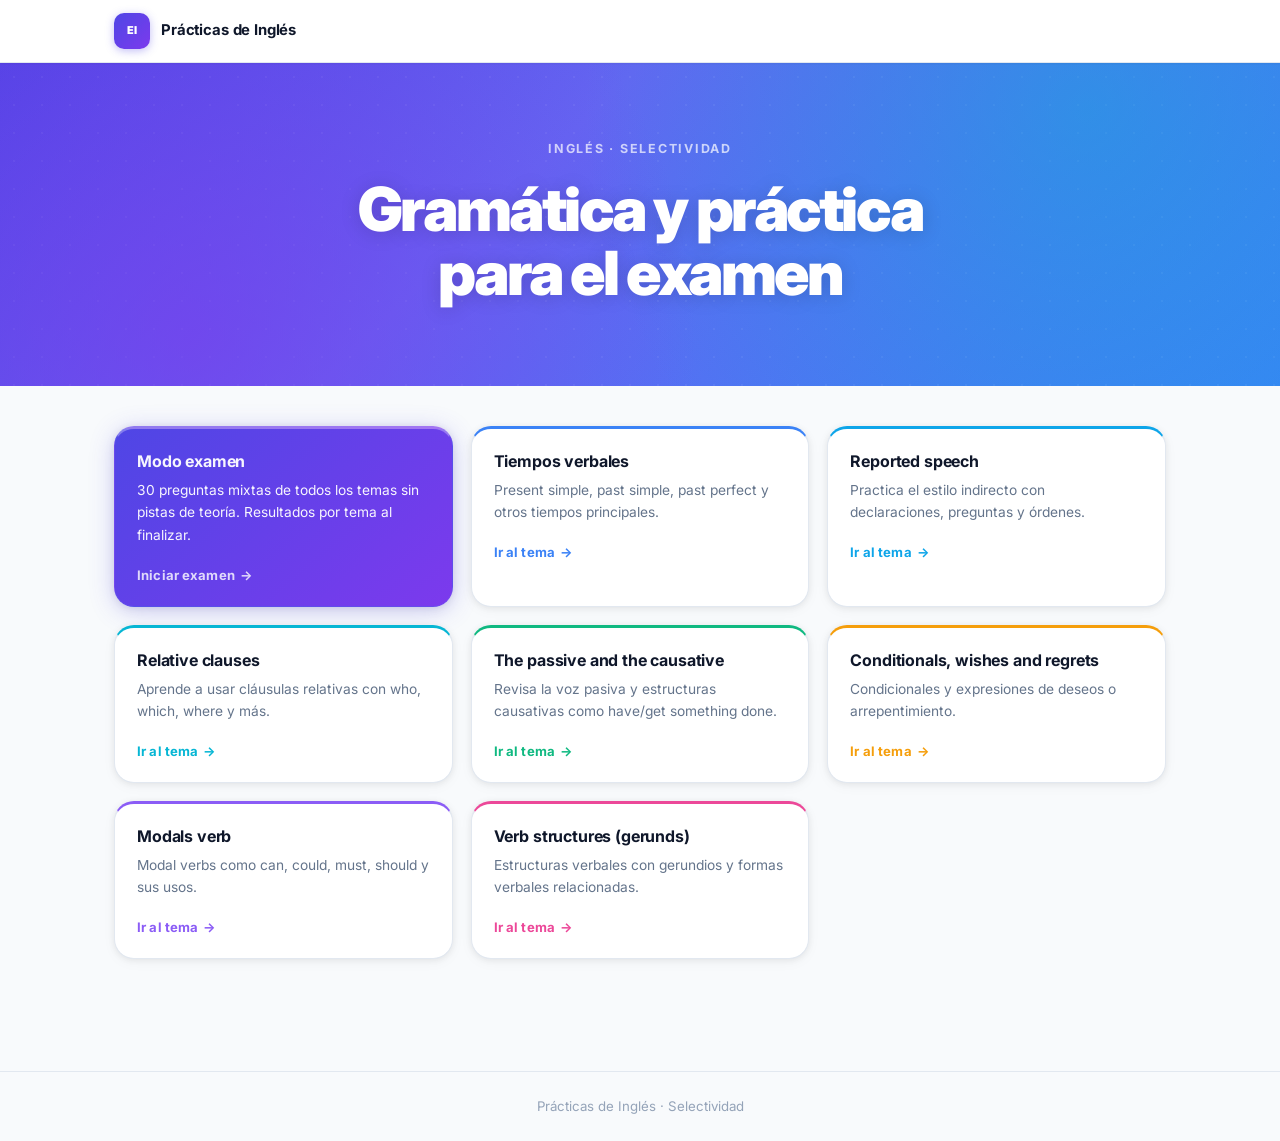
<file: index.html>
<!DOCTYPE html>
<html lang="es">
<head>
  <meta charset="UTF-8" />
  <meta name="viewport" content="width=device-width, initial-scale=1.0" />
  <title>Prácticas de Inglés | Selectividad</title>
  <link rel="preconnect" href="https://fonts.googleapis.com" />
  <link rel="preconnect" href="https://fonts.gstatic.com" crossorigin />
  <link href="https://fonts.googleapis.com/css2?family=Inter:wght@400;500;600;700;800;900&display=swap" rel="stylesheet" />
  <link rel="stylesheet" href="css/styles.css" />
</head>
<body>
  <header class="site-header">
    <div class="header-inner">
      <div class="brand">
        <span class="brand-mark">EI</span>
        <strong>Prácticas de Inglés</strong>
      </div>
    </div>
  </header>

  <div class="home-hero">
    <div class="home-hero-inner">
      <span class="home-hero-label">Inglés · Selectividad</span>
      <h1 class="home-hero-title">Gramática y práctica<br>para el examen</h1>
    </div>
  </div>

  <main class="page-container">
    <div class="options-grid" id="optionsGrid"></div>
  </main>

  <footer class="site-footer">
    <p>Prácticas de Inglés · Selectividad</p>
  </footer>

  <script src="js/script.js"></script>
</body>
</html>
</file>
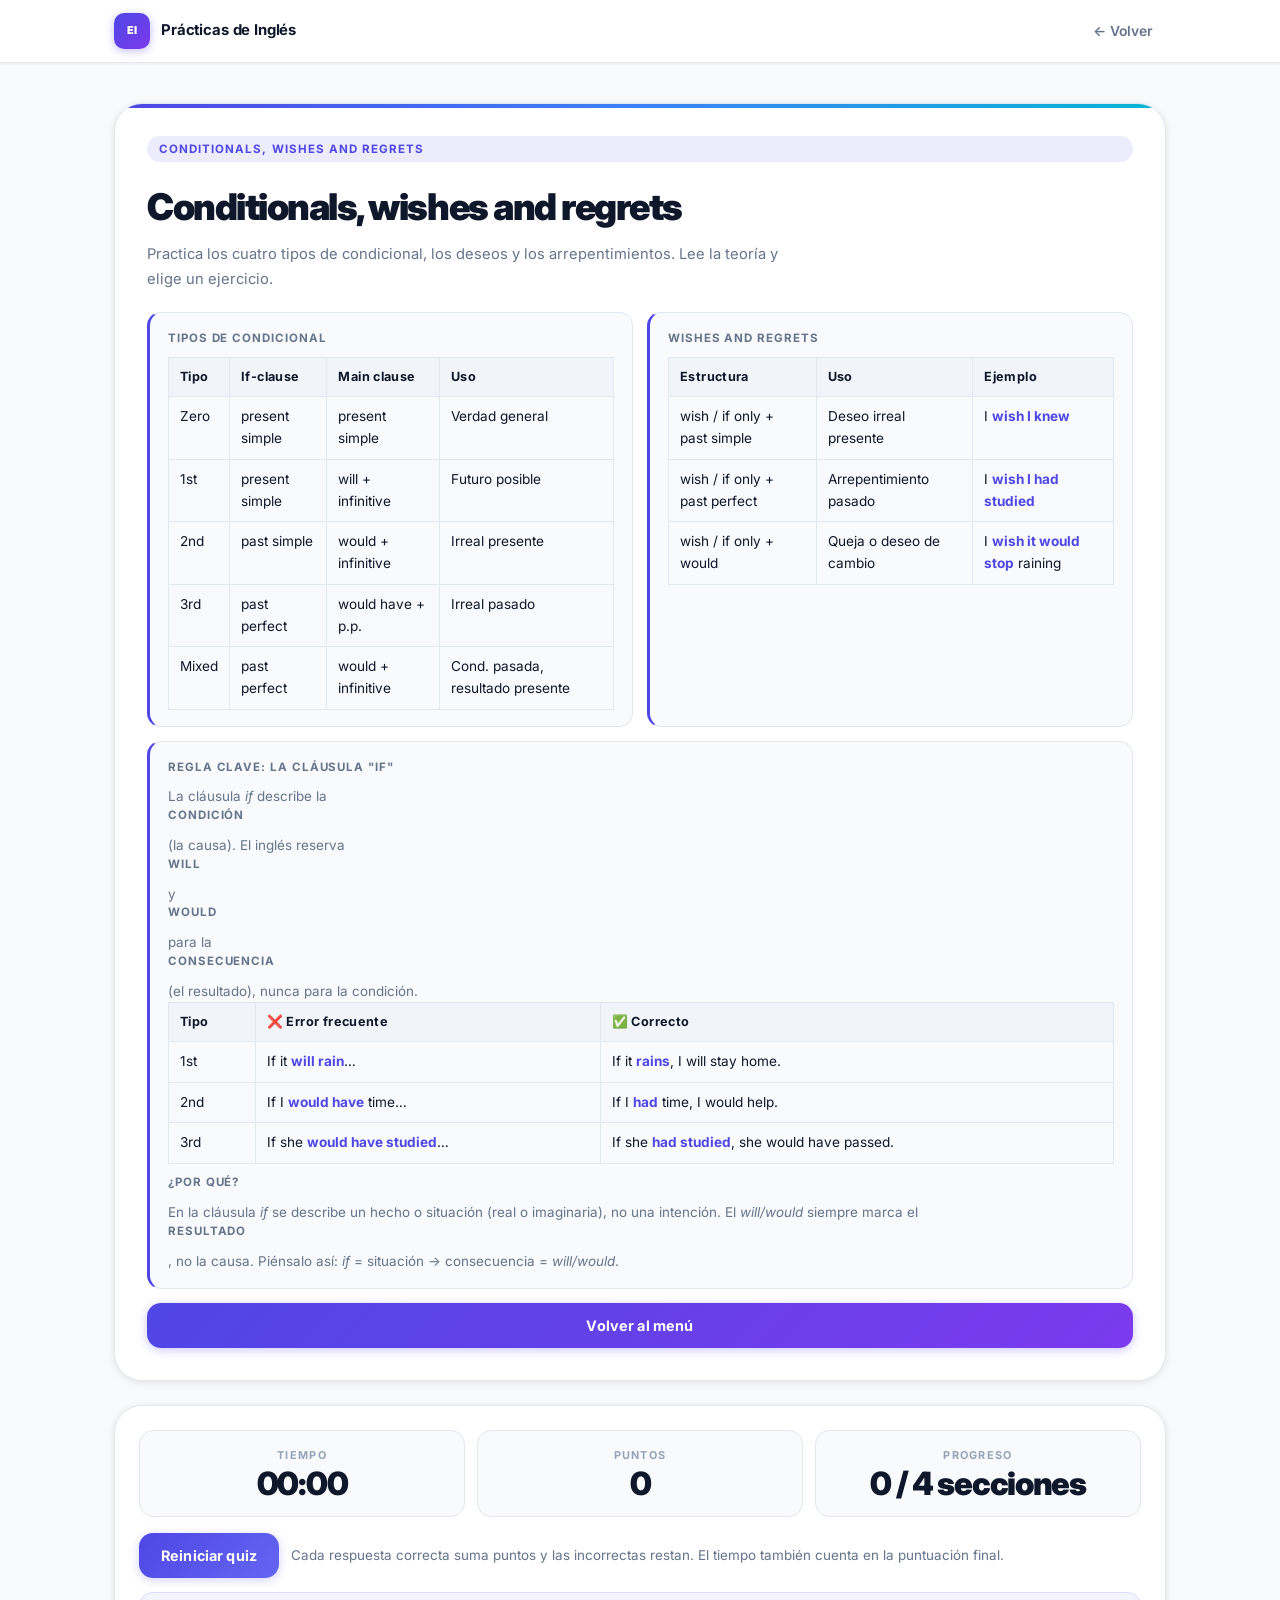
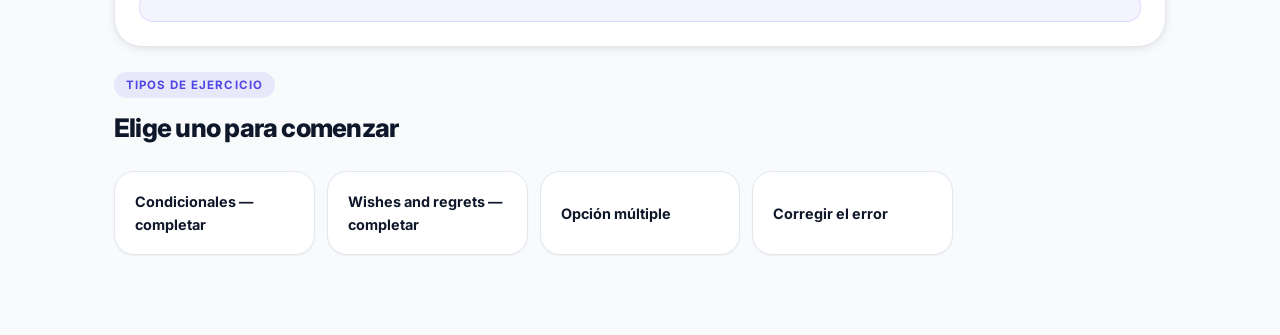
<file: pages/conditionals.html>
<!DOCTYPE html>
<html lang="es">
<head>
  <meta charset="UTF-8" />
  <meta name="viewport" content="width=device-width, initial-scale=1.0" />
  <title>Conditionals | Prácticas de Inglés</title>
  <link rel="stylesheet" href="../css/styles.css" />
</head>
<body>
  <header class="site-header">
    <div class="header-inner">
      <div class="brand">
        <span class="brand-mark">EI</span>
        <strong>Prácticas de Inglés</strong>
      </div>
      <nav class="site-nav">
        <a href="../index.html">← Volver</a>
      </nav>
    </div>
  </header>

  <main class="page-container">
    <section class="hero-section">
      <div class="hero-copy">
        <span class="eyebrow">Conditionals, wishes and regrets</span>
        <h1>Conditionals, wishes and regrets</h1>
        <p>Practica los cuatro tipos de condicional, los deseos y los arrepentimientos. Lee la teoría y elige un ejercicio.</p>
        <div class="hero-theory-group">
          <div class="theory-box">
            <strong>Tipos de condicional</strong>
            <table class="theory-table">
              <thead><tr><th>Tipo</th><th>If-clause</th><th>Main clause</th><th>Uso</th></tr></thead>
              <tbody>
                <tr><td>Zero</td><td>present simple</td><td>present simple</td><td>Verdad general</td></tr>
                <tr><td>1st</td><td>present simple</td><td>will + infinitive</td><td>Futuro posible</td></tr>
                <tr><td>2nd</td><td>past simple</td><td>would + infinitive</td><td>Irreal presente</td></tr>
                <tr><td>3rd</td><td>past perfect</td><td>would have + p.p.</td><td>Irreal pasado</td></tr>
                <tr><td>Mixed</td><td>past perfect</td><td>would + infinitive</td><td>Cond. pasada, resultado presente</td></tr>
              </tbody>
            </table>
          </div>
          <div class="theory-box">
            <strong>Wishes and regrets</strong>
            <table class="theory-table">
              <thead><tr><th>Estructura</th><th>Uso</th><th>Ejemplo</th></tr></thead>
              <tbody>
                <tr><td>wish / if only + past simple</td><td>Deseo irreal presente</td><td>I <span class="change-mark">wish I knew</span></td></tr>
                <tr><td>wish / if only + past perfect</td><td>Arrepentimiento pasado</td><td>I <span class="change-mark">wish I had studied</span></td></tr>
                <tr><td>wish / if only + would</td><td>Queja o deseo de cambio</td><td>I <span class="change-mark">wish it would stop</span> raining</td></tr>
              </tbody>
            </table>
          </div>
          <div class="theory-box">
            <strong>Regla clave: la cláusula "if"</strong>
            <div class="theory-note">
              La cláusula <em>if</em> describe la <strong>condición</strong> (la causa). El inglés reserva <strong>will</strong> y <strong>would</strong> para la <strong>consecuencia</strong> (el resultado), nunca para la condición.
            </div>
            <table class="theory-table">
              <thead><tr><th>Tipo</th><th>❌ Error frecuente</th><th>✅ Correcto</th></tr></thead>
              <tbody>
                <tr>
                  <td>1st</td>
                  <td>If it <span class="change-mark">will rain</span>…</td>
                  <td>If it <span class="change-mark">rains</span>, I will stay home.</td>
                </tr>
                <tr>
                  <td>2nd</td>
                  <td>If I <span class="change-mark">would have</span> time…</td>
                  <td>If I <span class="change-mark">had</span> time, I would help.</td>
                </tr>
                <tr>
                  <td>3rd</td>
                  <td>If she <span class="change-mark">would have studied</span>…</td>
                  <td>If she <span class="change-mark">had studied</span>, she would have passed.</td>
                </tr>
              </tbody>
            </table>
            <div class="theory-note" style="margin-top:10px;">
              <strong>¿Por qué?</strong> En la cláusula <em>if</em> se describe un hecho o situación (real o imaginaria), no una intención. El <em>will/would</em> siempre marca el <strong>resultado</strong>, no la causa. Piénsalo así: <em>if</em> = situación → consecuencia = <em>will/would</em>.
            </div>
          </div>
        </div>
        <a class="primary-button" href="../index.html">Volver al menú</a>
      </div>
    </section>

    <section class="quiz-panel">
      <div class="quiz-status">
        <div>
          <span>Tiempo</span>
          <strong id="timer">00:00</strong>
        </div>
        <div>
          <span>Puntos</span>
          <strong id="total-score">0</strong>
        </div>
        <div>
          <span>Progreso</span>
          <strong id="progress">0 / 4 secciones</strong>
        </div>
      </div>
      <div class="quiz-actions">
        <button class="submit-button" id="reset-quiz" type="button">Reiniciar quiz</button>
        <p class="quiz-info">Cada respuesta correcta suma puntos y las incorrectas restan. El tiempo también cuenta en la puntuación final.</p>
      </div>
      <div id="final-summary" class="exercise-summary" aria-live="polite"></div>
    </section>

    <section id="start-screen" class="exercise-section">
      <div class="section-header">
        <div>
          <span class="eyebrow">Tipos de ejercicio</span>
          <h2>Elige uno para comenzar</h2>
        </div>
      </div>
      <div class="section-chooser" id="section-chooser"></div>
    </section>

    <section id="quiz-screen" class="exercise-section hidden">
      <div class="section-header">
        <div>
          <span class="eyebrow" id="current-type-label">Ejercicio</span>
          <h2 id="current-question-title">Responde una pregunta a la vez</h2>
        </div>
      </div>
      <div id="question-area" class="exercise-form"></div>
      <div class="exercise-actions">
        <button class="submit-button" id="next-button" type="button">Comprobar y siguiente</button>
        <button class="submit-button secondary hidden" id="finish-button" type="button">Finalizar sección</button>
      </div>
      <div id="question-feedback" class="exercise-feedback" aria-live="polite"></div>
      <div id="section-summary" class="exercise-summary"></div>
      <div class="exercise-actions">
        <button class="submit-button hidden" id="choose-another" type="button">Elegir otro ejercicio</button>
      </div>
    </section>
  </main>

  <script>
    const exerciseSections = {
      gap: {
        label: 'Condicionales — completar',
        theory: '<table class="theory-table"><thead><tr><th>Tipo</th><th>If-clause</th><th>Main clause</th></tr></thead><tbody><tr><td>Zero</td><td>present simple</td><td>present simple</td></tr><tr><td>1st</td><td>present simple</td><td>will + inf.</td></tr><tr><td>2nd</td><td>past simple</td><td>would + inf.</td></tr><tr><td>3rd</td><td>past perfect</td><td>would have + p.p.</td></tr></tbody></table><div class="theory-note">Nunca uses <strong>will</strong> ni <strong>would</strong> directamente en la cláusula <em>if</em> de los tipos 1, 2 y 3.</div>',
        type: 'text',
        items: [
          { prompt: 'If it ______ (rain) tomorrow, we will cancel the picnic.', answer: 'rains', explanation: '1er condicional: if + present simple → will + infinitivo.' },
          { prompt: 'If I ______ (be) you, I would apologize.', answer: ['were', 'was'], explanation: '2º condicional: if + past simple (were es la forma formal estándar).' },
          { prompt: 'If she ______ (study) harder, she would have passed.', answer: 'had studied', explanation: '3er condicional: if + past perfect → would have + participio.' },
          { prompt: 'Water ______ (boil) if you heat it to 100°C.', answer: 'boils', explanation: 'Condicional cero: ambas cláusulas en present simple para verdades generales.' },
          { prompt: 'If they ______ (have) more money, they would travel.', answer: 'had', explanation: '2º condicional: if + past simple.' },
          { prompt: 'If you ______ (not / work) hard, you will fail.', answer: ['do not work', "don't work"], explanation: '1er condicional: if + present simple negativo.' },
          { prompt: 'She would have called if she ______ (know).', answer: 'had known', explanation: '3er condicional: if + past perfect.' },
          { prompt: 'If I ______ (win) the lottery, I would buy a house.', answer: 'won', explanation: '2º condicional: if + past simple.' },
          { prompt: 'If you ______ (mix) blue and yellow, you get green.', answer: 'mix', explanation: 'Condicional cero: present simple en ambas cláusulas.' },
          { prompt: 'If he ______ (arrive) on time, we can start the meeting.', answer: 'arrives', explanation: '1er condicional: if + present simple.' },
          { prompt: 'I would go if I ______ (not / be) so tired.', answer: ['were not', "weren't"], explanation: '2º condicional: if + past simple negativo.' },
          { prompt: 'If they ______ (leave) earlier, they would have caught the train.', answer: 'had left', explanation: '3er condicional: if + past perfect.' },
          { prompt: 'If you ______ (press) this button, the machine starts.', answer: 'press', explanation: 'Condicional cero: present simple para acciones y sus efectos.' },
          { prompt: 'If she ______ (be) taller, she would play basketball professionally.', answer: ['were', 'was'], explanation: '2º condicional: if + past simple.' },
          { prompt: 'We ______ (visit) you if we come to Madrid.', answer: 'will visit', explanation: '1er condicional: main clause con will + infinitivo.' },
          { prompt: 'If he ______ (not / lie), she would have trusted him.', answer: ['had not lied', "hadn't lied"], explanation: '3er condicional: if + past perfect negativo.' },
          { prompt: 'If I ______ (speak) French, I would apply for the job.', answer: 'spoke', explanation: '2º condicional: if + past simple.' },
          { prompt: 'If you ______ (heat) metal, it expands.', answer: 'heat', explanation: 'Condicional cero: present simple para hechos científicos.' },
          { prompt: 'They will be happy if you ______ (come) to the party.', answer: 'come', explanation: '1er condicional: if + present simple.' },
          { prompt: 'If I ______ (know) her address, I would write to her.', answer: 'knew', explanation: '2º condicional: if + past simple.' },
          { prompt: 'She ______ (not / fail) if she had revised properly.', answer: ['would not have failed', "wouldn't have failed"], explanation: '3er condicional: main clause con would have + participio negativo.' },
          { prompt: 'If you ______ (not / water) plants, they die.', answer: ['do not water', "don't water"], explanation: 'Condicional cero: present simple negativo.' },
          { prompt: 'He ______ (help) us if we ask him.', answer: 'will help', explanation: '1er condicional: main clause con will + infinitivo.' },
          { prompt: 'If the weather ______ (be) better, we would go out.', answer: ['were', 'was'], explanation: '2º condicional: if + past simple.' },
          { prompt: 'If she ______ (take) the medicine, she would have recovered faster.', answer: 'had taken', explanation: '3er condicional: if + past perfect.' },
          { prompt: 'If you ______ (freeze) water, it becomes ice.', answer: 'freeze', explanation: 'Condicional cero: present simple para verdades científicas.' },
          { prompt: 'I ______ (call) you if I have any news.', answer: 'will call', explanation: '1er condicional: main clause con will + infinitivo.' },
          { prompt: 'If he ______ (be) more careful, the accident would not have happened.', answer: 'had been', explanation: '3er condicional: if + past perfect.' },
          { prompt: 'If I ______ (live) in Paris, I would visit the Eiffel Tower every day.', answer: 'lived', explanation: '2º condicional: if + past simple.' },
          { prompt: 'She would have got the job if she ______ (prepare) better.', answer: 'had prepared', explanation: '3er condicional: if + past perfect.' }
        ]
      },
      gapWishes: {
        label: 'Wishes and regrets — completar',
        theory: '<table class="theory-table"><thead><tr><th>Estructura</th><th>Uso</th></tr></thead><tbody><tr><td>wish / if only + past simple</td><td>Deseo irreal en el presente</td></tr><tr><td>wish / if only + past perfect</td><td>Arrepentimiento sobre el pasado</td></tr><tr><td>wish / if only + would</td><td>Queja o deseo de cambio externo</td></tr></tbody></table>',
        type: 'text',
        items: [
          { prompt: 'I wish I ______ (know) the answer.', answer: 'knew', explanation: 'wish + past simple para un deseo irreal en el presente.' },
          { prompt: 'If only I ______ (study) harder last year!', answer: 'had studied', explanation: 'if only + past perfect para un arrepentimiento sobre el pasado.' },
          { prompt: 'She wishes she ______ (can) speak Spanish.', answer: 'could', explanation: 'wish + could (forma pasada de can) para habilidad deseada en el presente.' },
          { prompt: 'I wish it ______ (stop) raining.', answer: 'would stop', explanation: 'wish + would para una queja o deseo de cambio en la situación.' },
          { prompt: 'He wishes he ______ (not / say) that to her.', answer: ['had not said', "hadn't said"], explanation: 'wish + past perfect negativo para un arrepentimiento.' },
          { prompt: 'If only we ______ (have) more time right now.', answer: 'had', explanation: 'if only + past simple para un deseo irreal en el presente.' },
          { prompt: 'I wish I ______ (be) taller.', answer: ['were', 'was'], explanation: 'wish + past simple (were es la forma estándar, was también se acepta).' },
          { prompt: 'She wishes she ______ (go) to university when she was young.', answer: 'had gone', explanation: 'wish + past perfect para un arrepentimiento sobre el pasado.' },
          { prompt: 'If only he ______ (listen) to my advice back then!', answer: 'had listened', explanation: 'if only + past perfect para un arrepentimiento.' },
          { prompt: 'I wish people ______ (not / drop) litter in the street.', answer: ['would not drop', "wouldn't drop"], explanation: 'wish + would not para una queja sobre el comportamiento ajeno.' },
          { prompt: 'She wishes she ______ (live) in a bigger house.', answer: 'lived', explanation: 'wish + past simple para un deseo irreal en el presente.' },
          { prompt: 'If only I ______ (not / spend) all my money last night!', answer: ['had not spent', "hadn't spent"], explanation: 'if only + past perfect negativo para un arrepentimiento.' },
          { prompt: 'He wishes he ______ (be) a famous musician.', answer: ['were', 'was'], explanation: 'wish + past simple para un deseo irreal en el presente.' },
          { prompt: 'I wish the neighbours ______ (be) quieter.', answer: 'would be', explanation: 'wish + would para una queja o petición de cambio en el presente.' },
          { prompt: 'If only I ______ (take) that opportunity when I had the chance!', answer: 'had taken', explanation: 'if only + past perfect para un arrepentimiento.' },
          { prompt: 'She wishes she ______ (not / marry) him.', answer: ['had not married', "hadn't married"], explanation: 'wish + past perfect negativo para un arrepentimiento.' },
          { prompt: 'I wish I ______ (have) a pet.', answer: 'had', explanation: 'wish + past simple para un deseo irreal en el presente.' },
          { prompt: 'If only she ______ (pass) the exam last month.', answer: 'had passed', explanation: 'if only + past perfect para un arrepentimiento sobre el pasado.' },
          { prompt: 'I wish I ______ (can) fly like a bird.', answer: 'could', explanation: 'wish + could para una habilidad irreal en el presente.' },
          { prompt: 'He wishes he ______ (not / quit) his job last year.', answer: ['had not quit', "hadn't quit"], explanation: 'wish + past perfect negativo para un arrepentimiento.' },
          { prompt: 'I wish the train ______ (come) on time.', answer: 'would come', explanation: 'wish + would para una queja sobre una situación que queremos que cambie.' },
          { prompt: 'If only I ______ (remember) her birthday yesterday!', answer: 'had remembered', explanation: 'if only + past perfect para un arrepentimiento.' },
          { prompt: 'She wishes she ______ (be) more confident in interviews.', answer: ['were', 'was'], explanation: 'wish + past simple para un deseo irreal en el presente.' },
          { prompt: 'I wish you ______ (not / be) so noisy all the time.', answer: ['would not be', "wouldn't be"], explanation: 'wish + would not para una queja dirigida a alguien.' },
          { prompt: 'If only we ______ (buy) that house when we had the chance.', answer: 'had bought', explanation: 'if only + past perfect para un arrepentimiento.' },
          { prompt: 'He wishes he ______ (can) travel more often.', answer: 'could', explanation: 'wish + could para una habilidad o posibilidad deseada en el presente.' },
          { prompt: 'I wish I ______ (not / eat) so much at dinner yesterday.', answer: ['had not eaten', "hadn't eaten"], explanation: 'wish + past perfect negativo para un arrepentimiento.' },
          { prompt: 'If only she ______ (tell) me the truth from the beginning!', answer: 'had told', explanation: 'if only + past perfect para un arrepentimiento.' },
          { prompt: 'I wish things ______ (be) different.', answer: 'were', explanation: 'wish + past simple para un deseo irreal en el presente (things es plural → were).' },
          { prompt: 'She wishes she ______ (choose) a different career path.', answer: 'had chosen', explanation: 'wish + past perfect para un arrepentimiento sobre el pasado.' }
        ]
      },
      choice: {
        label: 'Opción múltiple',
        theory: '<div class="theory-note">1er: <strong>if + present simple, will + inf.</strong> · 2º: <strong>if + past simple, would + inf.</strong> · 3º: <strong>if + past perfect, would have + p.p.</strong> · Wishes: <strong>past simple</strong> (presente irreal), <strong>past perfect</strong> (arrepentimiento), <strong>would</strong> (queja).</div>',
        type: 'choice',
        items: [
          { prompt: 'If it _____ tomorrow, we will stay at home.', options: ['rains', 'will rain', 'rained'], answer: 'a', explanation: '1er condicional: if + present simple.' },
          { prompt: 'Water _____ if you heat it to 100 degrees.', options: ['would boil', 'will boil', 'boils'], answer: 'c', explanation: 'Condicional cero: present simple para verdades generales.' },
          { prompt: 'I wish I _____ speak Italian.', options: ['can', 'could', 'will'], answer: 'b', explanation: 'wish + could (past modal) para habilidad irreal en el presente.' },
          { prompt: 'If you _____ hard, you will succeed.', options: ['would work', 'worked', 'work'], answer: 'c', explanation: '1er condicional: if + present simple.' },
          { prompt: 'I wish I _____ more money right now.', options: ['have', 'had', 'will have'], answer: 'b', explanation: 'wish + past simple para deseo irreal en el presente.' },
          { prompt: 'If she had left earlier, she _____ the bus.', options: ['catches', 'would catch', 'would have caught'], answer: 'c', explanation: '3er condicional: would have + participio.' },
          { prompt: 'If only I _____ that yesterday!', options: ['do not say', 'did not say', 'had not said'], answer: 'c', explanation: 'if only + past perfect para arrepentimiento sobre el pasado.' },
          { prompt: 'If it _____ sunny tomorrow, we will go to the beach.', options: ['will be', 'is', 'was'], answer: 'b', explanation: '1er condicional: if + present simple.' },
          { prompt: 'He wishes he _____ to university when he was young.', options: ['goes', 'went', 'had gone'], answer: 'c', explanation: 'wish + past perfect para arrepentimiento sobre el pasado.' },
          { prompt: 'If I _____ the answer, I would tell you right now.', options: ['know', 'knew', 'had known'], answer: 'b', explanation: '2º condicional: if + past simple.' },
          { prompt: 'I wish it _____ raining!', options: ['stops', 'stopped', 'would stop'], answer: 'c', explanation: 'wish + would para una queja o deseo de cambio externo.' },
          { prompt: 'If you _____ water, it boils.', options: ['heated', 'heat', 'will heat'], answer: 'b', explanation: 'Condicional cero: present simple.' },
          { prompt: 'If she _____ a doctor, she could help more people.', options: ['is', 'were', 'had been'], answer: 'b', explanation: '2º condicional: if + past simple (were es la forma estándar).' },
          { prompt: 'I wish I _____ earlier this morning.', options: ['wake up', 'woke up', 'had woken up'], answer: 'c', explanation: 'wish + past perfect para arrepentimiento sobre el pasado.' },
          { prompt: 'If only she _____ me the truth!', options: ['tells', 'told', 'had told'], answer: 'c', explanation: 'if only + past perfect para arrepentimiento.' },
          { prompt: 'If he _____ more, he would be healthier.', options: ['exercises', 'exercised', 'had exercised'], answer: 'b', explanation: '2º condicional: if + past simple.' },
          { prompt: 'If you drop a glass, it _____.', options: ['breaks', 'would break', 'will break'], answer: 'a', explanation: 'Condicional cero: present simple para consecuencias naturales.' },
          { prompt: 'She would have come if she _____ about the party.', options: ['knows', 'knew', 'had known'], answer: 'c', explanation: '3er condicional: if + past perfect.' },
          { prompt: 'I wish I _____ the piano.', options: ['play', 'can play', 'could play'], answer: 'c', explanation: 'wish + could play para habilidad irreal en el presente.' },
          { prompt: 'If only I _____ that mistake!', options: ['do not make', 'did not make', 'had not made'], answer: 'c', explanation: 'if only + past perfect para arrepentimiento.' },
          { prompt: 'If it _____ cold next week, we will cancel the trip.', options: ['is', 'was', 'will be'], answer: 'a', explanation: '1er condicional: if + present simple.' },
          { prompt: 'He wishes he _____ harder at school.', options: ['works', 'worked', 'had worked'], answer: 'c', explanation: 'wish + past perfect para arrepentimiento sobre el pasado.' },
          { prompt: 'If I had seen her, I _____ hello.', options: ['say', 'would say', 'would have said'], answer: 'c', explanation: '3er condicional: would have + participio.' },
          { prompt: 'I wish you _____ talking so loudly.', options: ['stop', 'stopped', 'would stop'], answer: 'c', explanation: 'wish + would para queja dirigida a alguien.' },
          { prompt: 'They _____ the match if they had trained harder.', options: ['win', 'would win', 'would have won'], answer: 'c', explanation: '3er condicional: would have + participio.' },
          { prompt: 'If only I _____ more time right now!', options: ['have', 'had', 'will have'], answer: 'b', explanation: 'if only + past simple para deseo irreal en el presente.' },
          { prompt: 'If you press that button, the alarm _____.', options: ['rings', 'would ring', 'rang'], answer: 'a', explanation: 'Condicional cero o 1er: present simple para consecuencias directas.' },
          { prompt: 'She wishes she _____ her keys last night.', options: ['does not lose', 'did not lose', 'had not lost'], answer: 'c', explanation: 'wish + past perfect negativo para arrepentimiento.' },
          { prompt: 'If I _____ him in the street, I would ask for his advice.', options: ['see', 'saw', 'had seen'], answer: 'b', explanation: '2º condicional: if + past simple.' },
          { prompt: 'If only I _____ to my parents when I was young!', options: ['listen', 'listened', 'had listened'], answer: 'c', explanation: 'if only + past perfect para arrepentimiento sobre el pasado.' }
        ]
      },
      error: {
        label: 'Corregir el error',
        theory: '<div class="theory-note">Errores típicos: <strong>will</strong> en la cláusula <em>if</em>, mezclar tipos, <strong>would</strong> en la cláusula <em>if</em>, usar present simple tras <em>wish</em> para el presente, o past simple tras <em>wish</em> para el pasado.</div>',
        type: 'text',
        items: [
          { prompt: 'If I will see him, I will tell him.', answer: 'If I see him, I will tell him.', explanation: '1er condicional: la cláusula if usa present simple, nunca will.' },
          { prompt: 'I wish I can speak French.', answer: 'I wish I could speak French.', explanation: 'Tras wish, el presente irreal usa could (pasado de can), no can.' },
          { prompt: 'If she would study harder, she would pass.', answer: 'If she studied harder, she would pass.', explanation: '2º condicional: la cláusula if usa past simple, nunca would.' },
          { prompt: 'If only I did not say that yesterday!', answer: 'If only I had not said that yesterday!', explanation: 'Arrepentimiento sobre el pasado: if only + past perfect.' },
          { prompt: 'If you heat water, it would boil.', answer: 'If you heat water, it boils.', explanation: 'Condicional cero: ambas cláusulas usan present simple.' },
          { prompt: 'He would come if he will have time.', answer: 'He would come if he had time.', explanation: '2º condicional: la cláusula if usa past simple, no will.' },
          { prompt: 'If only I have more money!', answer: 'If only I had more money!', explanation: 'if only + past simple para deseo irreal en el presente.' },
          { prompt: 'If she had studied, she will have passed.', answer: 'If she had studied, she would have passed.', explanation: '3er condicional: la main clause usa would have + participio, no will have.' },
          { prompt: 'I wish the bus comes on time.', answer: 'I wish the bus would come on time.', explanation: 'Queja sobre una situación que se quiere cambiar: wish + would.' },
          { prompt: 'If I knew the answer, I would told you.', answer: 'If I knew the answer, I would tell you.', explanation: 'Tras would, el verbo va en infinitivo sin to: would tell, no would told.' },
          { prompt: 'If I would be rich, I would travel the world.', answer: 'If I were rich, I would travel the world.', explanation: '2º condicional: la cláusula if usa past simple (were), no would.' },
          { prompt: 'She wishes she did not accept that job.', answer: 'She wishes she had not accepted that job.', explanation: 'Arrepentimiento sobre el pasado: wish + past perfect negativo.' },
          { prompt: 'If only they will stop making noise!', answer: 'If only they would stop making noise!', explanation: 'Queja sobre el comportamiento ajeno: if only + would.' },
          { prompt: 'If you had asked me, I will help you.', answer: 'If you had asked me, I would have helped you.', explanation: '3er condicional: la main clause usa would have + participio.' },
          { prompt: 'I wish I do not have to work tomorrow.', answer: 'I wish I did not have to work tomorrow.', explanation: 'wish + past simple para deseo irreal en el presente.' },
          { prompt: 'If she studies, she would pass.', answer: 'If she studied, she would pass.', explanation: '2º condicional: la cláusula if usa past simple (studied), no present simple.' },
          { prompt: 'If I was you, I would apologize.', answer: 'If I were you, I would apologize.', explanation: '2º condicional: la forma estándar con I es were, no was.' },
          { prompt: 'He wishes he will have a car.', answer: 'He wishes he had a car.', explanation: 'wish + past simple para deseo irreal en el presente, nunca will.' },
          { prompt: 'If only I bought that house when I had the chance!', answer: 'If only I had bought that house when I had the chance!', explanation: 'Arrepentimiento sobre el pasado: if only + past perfect.' },
          { prompt: 'If it rains, we would stay inside.', answer: 'If it rained, we would stay inside.', explanation: '2º condicional: la cláusula if usa past simple (rained), no present simple.' },
          { prompt: 'I wish I went to the party yesterday.', answer: 'I wish I had gone to the party yesterday.', explanation: 'Arrepentimiento sobre el pasado: wish + past perfect.' },
          { prompt: 'If only he does not make that mistake!', answer: 'If only he had not made that mistake!', explanation: 'Arrepentimiento sobre el pasado: if only + past perfect.' },
          { prompt: 'She would have stayed if she known the truth.', answer: 'She would have stayed if she had known the truth.', explanation: '3er condicional: la cláusula if usa had + participio (had known).' },
          { prompt: 'She wishes she will travel more.', answer: 'She wishes she could travel more.', explanation: 'Deseo irreal en el presente: wish + could, nunca will.' },
          { prompt: 'If I had more time, I would helped you.', answer: 'If I had more time, I would help you.', explanation: '2º condicional: tras would el verbo va en infinitivo: would help.' },
          { prompt: 'If only it does not rain tomorrow!', answer: 'If only it did not rain tomorrow!', explanation: 'if only + past simple para un deseo sobre el futuro.' },
          { prompt: 'If he will study, he will pass.', answer: 'If he studies, he will pass.', explanation: '1er condicional: la cláusula if usa present simple, nunca will.' },
          { prompt: 'I wish I would be taller.', answer: 'I wish I were taller.', explanation: 'Deseo sobre uno mismo en el presente: wish + past simple (were), no would.' },
          { prompt: 'If they had worked harder, they win.', answer: 'If they had worked harder, they would have won.', explanation: '3er condicional: la main clause usa would have + participio.' },
          { prompt: 'If only I listen to my parents when I was young!', answer: 'If only I had listened to my parents when I was young!', explanation: 'Arrepentimiento sobre el pasado: if only + past perfect.' }
        ]
      }
    };

    const quizState = {
      totalScore: 0,
      completedSections: 0,
      sectionResults: {},
      currentSection: null,
      currentIndex: 0,
      currentSectionScore: 0,
      sectionWrong: 0,
      sectionStartTime: 0,
      totalTimeSeconds: 0,
      questionChecked: false,
      shuffledItems: []
    };

    let timerInterval = null;

    function formatTime(seconds) {
      const m = String(Math.floor(seconds / 60)).padStart(2, '0');
      const s = String(seconds % 60).padStart(2, '0');
      return `${m}:${s}`;
    }

    function updateStatus() {
      const elapsed = quizState.sectionStartTime
        ? Math.floor((Date.now() - quizState.sectionStartTime) / 1000)
        : 0;
      document.getElementById('timer').textContent = formatTime(elapsed);
      document.getElementById('total-score').textContent = quizState.totalScore;
      document.getElementById('progress').textContent =
        `${quizState.completedSections} / ${Object.keys(exerciseSections).length} secciones`;
    }

    function startTimer() {
      if (timerInterval) clearInterval(timerInterval);
      quizState.sectionStartTime = Date.now();
      timerInterval = setInterval(updateStatus, 500);
      updateStatus();
    }

    function stopTimer() {
      if (timerInterval) { clearInterval(timerInterval); timerInterval = null; }
      if (quizState.sectionStartTime) {
        quizState.totalTimeSeconds += Math.floor((Date.now() - quizState.sectionStartTime) / 1000);
        quizState.sectionStartTime = 0;
      }
    }

    function normalizeText(text) {
      return text
        .toString()
        .normalize('NFD')
        .replace(/[̀-ͯ]/g, '')
        .replace(/[''""".,?!¡¿:;()\-]/g, '')
        .trim()
        .toLowerCase()
        .replace(/\s+/g, ' ');
    }

    function shuffleArray(arr) {
      const a = [...arr];
      for (let i = a.length - 1; i > 0; i--) {
        const j = Math.floor(Math.random() * (i + 1));
        [a[i], a[j]] = [a[j], a[i]];
      }
      return a;
    }

    function showStartScreen() {
      document.getElementById('start-screen').classList.remove('hidden');
      document.getElementById('quiz-screen').classList.add('hidden');
      document.getElementById('final-summary').textContent = '';
      document.getElementById('section-summary').textContent = '';
      document.getElementById('question-feedback').textContent = '';
      document.getElementById('choose-another').classList.add('hidden');
      document.getElementById('finish-button').classList.add('hidden');
      document.getElementById('next-button').textContent = 'Comprobar y siguiente';
    }

    function startSection(sectionKey) {
      quizState.currentSection = sectionKey;
      quizState.currentIndex = 0;
      quizState.currentSectionScore = 0;
      quizState.sectionWrong = 0;
      quizState.questionChecked = false;
      document.getElementById('start-screen').classList.add('hidden');
      document.getElementById('quiz-screen').classList.remove('hidden');
      document.getElementById('current-type-label').textContent = exerciseSections[sectionKey].label;
      document.getElementById('current-question-title').textContent = 'Responde una pregunta a la vez';
      document.getElementById('finish-button').classList.add('hidden');
      document.getElementById('next-button').classList.remove('hidden');
      quizState.shuffledItems = shuffleArray(exerciseSections[sectionKey].items);
      startTimer();
      showCurrentQuestion();
    }

    function showCurrentQuestion() {
      const sectionKey = quizState.currentSection;
      const section = exerciseSections[sectionKey];
      const item = quizState.shuffledItems[quizState.currentIndex];
      const questionArea = document.getElementById('question-area');
      const feedback = document.getElementById('question-feedback');

      questionArea.innerHTML = '';
      document.getElementById('section-summary').textContent = '';
      feedback.textContent = '';
      feedback.className = 'exercise-feedback';

      if (!item) return completeSection();

      const p = document.createElement('p');
      p.className = 'question-prompt';
      p.textContent = `${quizState.currentIndex + 1}. ${item.prompt}`;
      questionArea.appendChild(p);

      if (section.theory) {
        const t = document.createElement('div');
        t.className = 'theory-box';
        t.innerHTML = `<strong>Pista</strong>${section.theory}`;
        questionArea.appendChild(t);
      }

      if (section.type === 'choice') {
        const optionsDiv = document.createElement('div');
        optionsDiv.className = 'choice-options';
        item.options.forEach((option, index) => {
          const id = `opt-${quizState.currentIndex}-${index}`;
          const label = document.createElement('label');
          label.className = 'choice-label';
          const radio = document.createElement('input');
          radio.type = 'radio';
          radio.name = 'answer';
          radio.value = String.fromCharCode(97 + index);
          radio.id = id;
          radio.className = 'choice-input';
          const span = document.createElement('span');
          span.textContent = `${String.fromCharCode(97 + index)}) ${option}`;
          label.appendChild(radio);
          label.appendChild(span);
          optionsDiv.appendChild(label);
        });
        questionArea.appendChild(optionsDiv);
      } else {
        const input = document.createElement('input');
        input.type = 'text';
        input.className = 'exercise-input';
        input.id = 'answer-input';
        input.autocomplete = 'off';
        input.placeholder = 'Escribe tu respuesta aquí';
        questionArea.appendChild(input);
        input.focus();
      }

      const isLast = quizState.currentIndex === quizState.shuffledItems.length - 1;
      document.getElementById('next-button').textContent = isLast ? 'Comprobar y terminar' : 'Comprobar y siguiente';
      document.getElementById('finish-button').classList.add('hidden');
    }

    function evaluateAnswer() {
      const sectionKey = quizState.currentSection;
      const section = exerciseSections[sectionKey];
      const item = quizState.shuffledItems[quizState.currentIndex];
      const feedback = document.getElementById('question-feedback');
      const nextButton = document.getElementById('next-button');
      const isLast = quizState.currentIndex === quizState.shuffledItems.length - 1;

      if (!quizState.questionChecked) {
        let userAnswer = '';
        if (section.type === 'choice') {
          const selected = document.querySelector('input[name="answer"]:checked');
          userAnswer = selected ? selected.value : '';
        } else {
          const input = document.getElementById('answer-input');
          userAnswer = input ? normalizeText(input.value) : '';
        }

        const answers = Array.isArray(item.answer) ? item.answer : [item.answer];
        let correct = false;
        if (section.type === 'choice') {
          correct = answers.includes(userAnswer);
        } else {
          correct = answers.some(a => normalizeText(a) === userAnswer);
        }

        const explanation = item.explanation || '';
        let correctDisplay;
        if (section.type === 'choice') {
          correctDisplay = answers.map(a => `${a}) ${item.options[a.charCodeAt(0) - 97]}`).join(' / ');
        } else {
          correctDisplay = answers.join(' / ');
        }

        if (correct) {
          quizState.totalScore += 12;
          quizState.currentSectionScore += 12;
          feedback.textContent = `Correcto. +12 puntos. ${explanation}`;
          feedback.className = 'exercise-feedback correct visible';
        } else {
          quizState.totalScore -= 5;
          quizState.sectionWrong += 1;
          const plural = answers.length > 1 ? 's válidas' : ' correcta';
          feedback.textContent = `Incorrecto. Respuesta${plural}: "${correctDisplay}". -5 puntos. ${explanation}`;
          feedback.className = 'exercise-feedback wrong visible';
        }

        quizState.questionChecked = true;
        nextButton.textContent = isLast ? 'Finalizar sección' : 'Siguiente pregunta';
        updateStatus();
        return;
      }

      quizState.currentIndex += 1;
      quizState.questionChecked = false;
      if (isLast) {
        completeSection();
      } else {
        showCurrentQuestion();
      }
    }

    function completeSection() {
      const elapsed = quizState.sectionStartTime
        ? Math.floor((Date.now() - quizState.sectionStartTime) / 1000)
        : 0;
      const sectionLen = quizState.shuffledItems.length;
      const timeBonus = Math.max(0, Math.round(sectionLen * 3 - elapsed * 0.5));
      stopTimer();
      quizState.totalScore += timeBonus;
      quizState.completedSections += 1;
      quizState.sectionResults[quizState.currentSection] = true;

      const summary = document.getElementById('section-summary');
      summary.textContent = `Sección finalizada. Puntos: ${quizState.currentSectionScore}. Tiempo: ${formatTime(elapsed)}. Bonificación rapidez: +${timeBonus}. Errores: ${quizState.sectionWrong}.`;

      document.getElementById('choose-another').classList.remove('hidden');
      document.getElementById('next-button').classList.add('hidden');
      document.getElementById('finish-button').classList.add('hidden');
      updateStatus();
      try {
        const storageKey = 'noelia_' + location.pathname.replace(/.*\//, '').replace('.html', '');
        const stored = JSON.parse(localStorage.getItem(storageKey) || '{}');
        const sec = quizState.currentSection;
        if (!stored[sec]) stored[sec] = { best: 0, attempts: 0 };
        if (quizState.currentSectionScore > stored[sec].best) stored[sec].best = quizState.currentSectionScore;
        stored[sec].attempts += 1;
        stored[sec].last = new Date().toLocaleDateString('es-ES');
        localStorage.setItem(storageKey, JSON.stringify(stored));
        renderSectionChooser();
      } catch(e) {}
      showStartScreen();
    }

    function finishSectionEarly() {
      completeSection();
    }

    function resetQuiz() {
      stopTimer();
      quizState.totalScore = 0;
      quizState.completedSections = 0;
      quizState.sectionResults = {};
      quizState.currentSection = null;
      quizState.currentIndex = 0;
      quizState.currentSectionScore = 0;
      quizState.sectionWrong = 0;
      quizState.questionChecked = false;
      document.getElementById('next-button').classList.remove('hidden');
      document.getElementById('finish-button').classList.add('hidden');
      showStartScreen();
      updateStatus();
    }

    function renderSectionChooser() {
      const chooser = document.getElementById('section-chooser');
      chooser.innerHTML = '';
      let storedData = {};
      try {
        const storageKey = 'noelia_' + location.pathname.replace(/.*\//, '').replace('.html', '');
        storedData = JSON.parse(localStorage.getItem(storageKey) || '{}');
      } catch(e) {}
      Object.keys(exerciseSections).forEach((key) => {
        const card = document.createElement('button');
        card.type = 'button';
        card.className = 'section-card';
        card.textContent = exerciseSections[key].label;
        if (storedData[key]) {
          const info = document.createElement('small');
          info.style.cssText = 'display:block;font-size:0.75em;opacity:0.8;margin-top:4px;';
          info.textContent = `Mejor: ${storedData[key].best} pts · ${storedData[key].attempts} vez${storedData[key].attempts !== 1 ? 'ces' : ''}`;
          card.appendChild(info);
        }
        card.addEventListener('click', () => startSection(key));
        chooser.appendChild(card);
      });
    }

    document.addEventListener('DOMContentLoaded', () => {
      renderSectionChooser();
      document.getElementById('reset-quiz').addEventListener('click', resetQuiz);
      document.getElementById('next-button').addEventListener('click', evaluateAnswer);
      document.getElementById('finish-button').addEventListener('click', finishSectionEarly);
      document.getElementById('choose-another').addEventListener('click', showStartScreen);
    });
  </script>
</body>
</html>
</file>
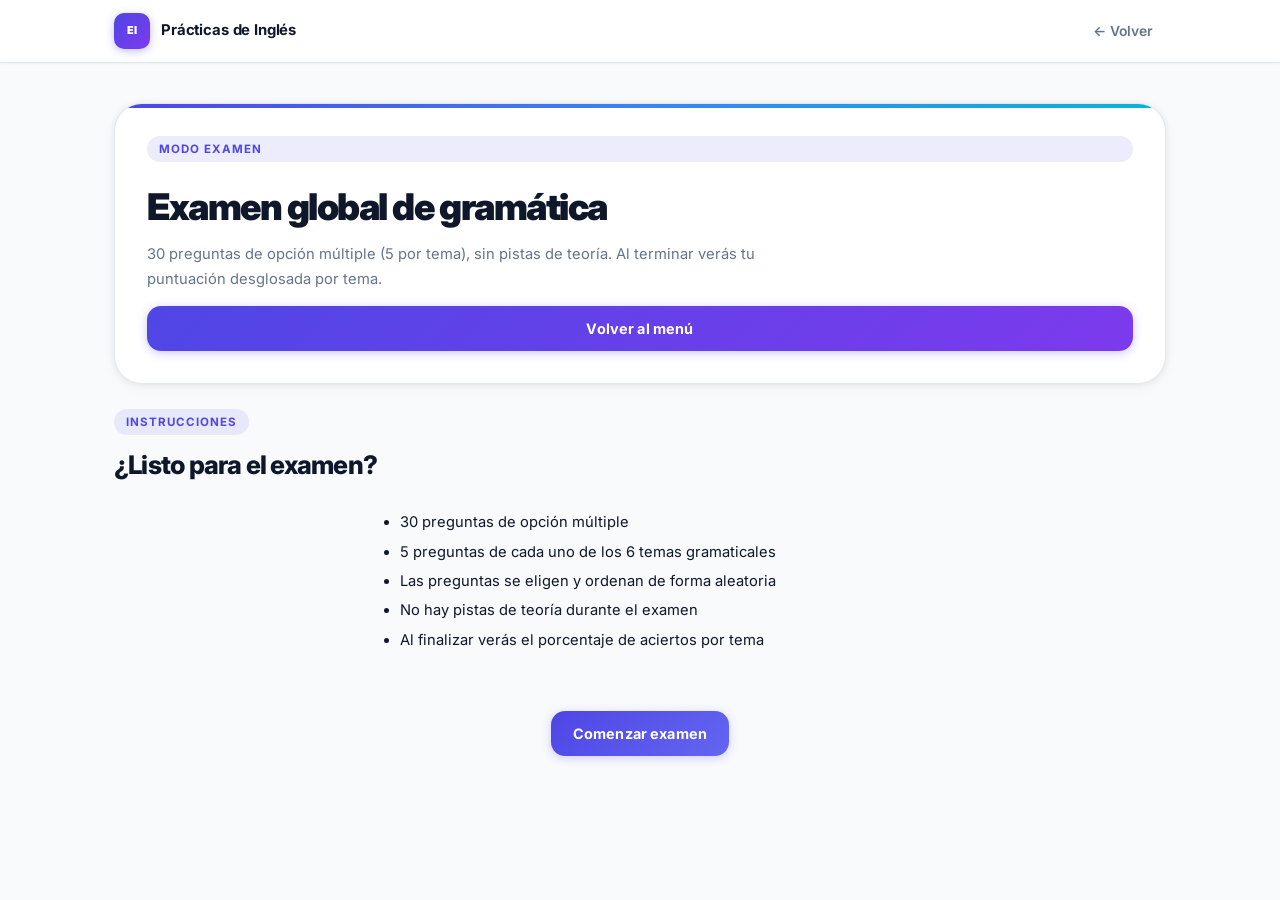
<file: pages/exam.html>
<!DOCTYPE html>
<html lang="es">
<head>
  <meta charset="UTF-8" />
  <meta name="viewport" content="width=device-width, initial-scale=1.0" />
  <title>Modo examen | Prácticas de Inglés</title>
  <link rel="stylesheet" href="../css/styles.css" />
</head>
<body>
  <header class="site-header">
    <div class="header-inner">
      <div class="brand">
        <span class="brand-mark">EI</span>
        <strong>Prácticas de Inglés</strong>
      </div>
      <nav class="site-nav">
        <a href="../index.html">← Volver</a>
      </nav>
    </div>
  </header>

  <main class="page-container">
    <section class="hero-section">
      <div class="hero-copy">
        <span class="eyebrow">Modo examen</span>
        <h1>Examen global de gramática</h1>
        <p>30 preguntas de opción múltiple (5 por tema), sin pistas de teoría. Al terminar verás tu puntuación desglosada por tema.</p>
        <a class="primary-button" href="../index.html">Volver al menú</a>
      </div>
    </section>

    <section id="start-screen" class="exercise-section">
      <div class="section-header">
        <div>
          <span class="eyebrow">Instrucciones</span>
          <h2>¿Listo para el examen?</h2>
        </div>
      </div>
      <ul class="exam-info-list">
        <li>30 preguntas de opción múltiple</li>
        <li>5 preguntas de cada uno de los 6 temas gramaticales</li>
        <li>Las preguntas se eligen y ordenan de forma aleatoria</li>
        <li>No hay pistas de teoría durante el examen</li>
        <li>Al finalizar verás el porcentaje de aciertos por tema</li>
      </ul>
      <p id="exam-start-best" class="exam-start-best"></p>
      <div style="text-align:center;">
        <button class="submit-button" id="start-exam-btn" type="button">Comenzar examen</button>
      </div>
    </section>

    <section id="quiz-screen" class="exercise-section hidden">
      <div class="exam-progress">
        <span class="exam-progress-label" id="progress-label">1 / 30</span>
        <div class="exam-progress-bar-wrap">
          <div class="exam-progress-bar-fill" id="progress-fill" style="width:0%"></div>
        </div>
      </div>
      <div id="topic-badge-area"></div>
      <div id="question-area" class="exercise-form"></div>
      <div class="exercise-actions">
        <button class="submit-button" id="next-button" type="button">Comprobar</button>
      </div>
      <div id="question-feedback" class="exercise-feedback" aria-live="polite"></div>
    </section>

    <section id="results-screen" class="exercise-section hidden">
      <div class="section-header">
        <div>
          <span class="eyebrow">Resultados</span>
          <h2>Examen completado</h2>
        </div>
      </div>
      <div id="results-content" style="max-width:580px;margin:0 auto;"></div>
      <div class="exercise-actions" style="margin-top:24px;">
        <button class="submit-button" id="new-exam-btn" type="button">Nuevo examen</button>
        <a class="submit-button secondary" href="../index.html" style="display:inline-block;text-align:center;text-decoration:none;">Volver al menú</a>
      </div>
    </section>
  </main>

  <script>
    const POOLS = [
      {
        name: 'Reported Speech',
        colorClass: 'topic-0',
        questions: [
          { prompt: 'He said: "I have lost my keys." Reported: He said that he ____ lost his keys.', options: ['has', 'had', 'have'], answer: 'b', explanation: 'Present perfect → past perfect en estilo indirecto.' },
          { prompt: 'She said: "I am visiting my aunt." Reported: She said that she ____ visiting her aunt.', options: ['is', 'was', 'will'], answer: 'b', explanation: 'Present continuous → past continuous en estilo indirecto.' },
          { prompt: 'They said: "We will finish tomorrow." Reported: They said that they ____ finish tomorrow.', options: ['would', 'will', 'could'], answer: 'a', explanation: 'Will → would en estilo indirecto.' },
          { prompt: 'He said: "I can speak French." Reported: He said that he ____ speak French.', options: ['could', 'can', 'would'], answer: 'a', explanation: 'Can → could en estilo indirecto.' },
          { prompt: 'She said: "I have been waiting here." Reported: She said that she ____ been waiting here.', options: ['had', 'has', 'have'], answer: 'a', explanation: 'Present perfect continuous → past perfect continuous.' },
          { prompt: 'He said: "I may arrive late." Reported: He said that he ____ arrive late.', options: ['might', 'may', 'must'], answer: 'a', explanation: 'May → might en estilo indirecto.' },
          { prompt: 'She said: "I am tired." Reported: She said that she ____ tired.', options: ['was', 'is', 'will'], answer: 'a', explanation: 'Present simple → past simple en estilo indirecto.' },
          { prompt: 'They said: "We have seen that movie." Reported: They said that they ____ seen that movie.', options: ['had', 'have', 'has'], answer: 'a', explanation: 'Present perfect → past perfect en estilo indirecto.' },
          { prompt: 'He said: "I will help you." Reported: He said that he ____ help me.', options: ['would', 'will', 'can'], answer: 'a', explanation: 'Will → would en estilo indirecto.' },
          { prompt: 'She said: "I am cooking dinner." Reported: She said that she ____ cooking dinner.', options: ['was', 'is', 'will'], answer: 'a', explanation: 'Present continuous → past continuous en estilo indirecto.' }
        ]
      },
      {
        name: 'Relative Clauses',
        colorClass: 'topic-1',
        questions: [
          { prompt: 'The car _____ he bought is blue.', options: ['who', 'which', 'whose'], answer: 'b', explanation: 'Objeto inanimado en defining clause → which.' },
          { prompt: 'My cousin, _____ lives in London, is visiting.', options: ['who', 'that', 'which'], answer: 'a', explanation: 'Non-defining clause para persona → who (nunca that con comas).' },
          { prompt: 'The students _____ homework is missing must stay.', options: ['that', 'whose', 'which'], answer: 'b', explanation: 'Pertenencia → whose.' },
          { prompt: 'I met a writer _____ won many awards.', options: ['who', 'which', 'where'], answer: 'a', explanation: 'Persona sujeto en defining clause → who.' },
          { prompt: 'This is the museum _____ we saw the exhibition.', options: ['who', 'where', 'that'], answer: 'b', explanation: 'Lugar donde sucede la acción → where.' },
          { prompt: 'He joined the team _____ needed a goalkeeper.', options: ['which', 'who', 'where'], answer: 'a', explanation: 'Objeto colectivo en defining clause → which.' },
          { prompt: 'The house, _____ windows are broken, needs repair.', options: ['whose', 'that', 'who'], answer: 'a', explanation: 'Non-defining con pertenencia → whose.' },
          { prompt: 'The teacher _____ students complained retired.', options: ['who', 'that', 'whose'], answer: 'c', explanation: 'Pertenencia → whose (los estudiantes pertenecen al profesor).' },
          { prompt: 'I remember the restaurant _____ we ate together.', options: ['where', 'which', 'who'], answer: 'a', explanation: 'Lugar donde ocurre la acción → where.' },
          { prompt: 'The reason _____ she left was personal.', options: ['why', 'when', 'which'], answer: 'a', explanation: 'Razón → why.' }
        ]
      },
      {
        name: 'Passive & Causative',
        colorClass: 'topic-2',
        questions: [
          { prompt: 'The letter _____ yesterday.', options: ['was sent', 'sends', 'sent'], answer: 'a', explanation: 'Past simple passive: was/were + past participle.' },
          { prompt: 'English _____ all over the world.', options: ['speaks', 'is spoken', 'was spoken'], answer: 'b', explanation: 'Present simple passive: is/are + past participle.' },
          { prompt: 'She had her car _____.', options: ['repair', 'repairing', 'repaired'], answer: 'c', explanation: 'Causativa: have + object + past participle.' },
          { prompt: 'A new museum _____ at the moment.', options: ['is built', 'is being built', 'was built'], answer: 'b', explanation: 'Present continuous passive: is/are being + past participle.' },
          { prompt: 'I got the mechanic _____ my car.', options: ['fix', 'to fix', 'fixed'], answer: 'b', explanation: 'Causativa: get + person + to-infinitive.' },
          { prompt: 'The results _____ by tomorrow.', options: ['will announce', 'are announced', 'will be announced'], answer: 'c', explanation: 'Future passive: will be + past participle.' },
          { prompt: 'She had the hairdresser _____ her hair.', options: ['to cut', 'cut', 'cutting'], answer: 'b', explanation: 'Causativa: have + person + bare infinitive (sin to).' },
          { prompt: 'I had my photo _____ by a professional.', options: ['take', 'taken', 'to take'], answer: 'b', explanation: 'Causativa: have + object + past participle.' },
          { prompt: 'Many languages _____ in Switzerland.', options: ['are spoken', 'spoke', 'is spoken'], answer: 'a', explanation: 'Present simple passive plural: are + past participle.' },
          { prompt: 'She got her friends _____ her move.', options: ['help', 'to help', 'helped'], answer: 'b', explanation: 'Causativa: get + person + to-infinitive.' }
        ]
      },
      {
        name: 'Conditionals',
        colorClass: 'topic-3',
        questions: [
          { prompt: 'If it _____ tomorrow, we will stay at home.', options: ['rains', 'will rain', 'rained'], answer: 'a', explanation: '1er condicional: if + present simple.' },
          { prompt: 'Water _____ if you heat it to 100 degrees.', options: ['would boil', 'will boil', 'boils'], answer: 'c', explanation: 'Condicional cero: present simple para verdades científicas.' },
          { prompt: 'I wish I _____ speak Italian.', options: ['can', 'could', 'will'], answer: 'b', explanation: 'wish + could para habilidad irreal en el presente.' },
          { prompt: 'If she had left earlier, she _____ the bus.', options: ['catches', 'would catch', 'would have caught'], answer: 'c', explanation: '3er condicional: would have + past participle.' },
          { prompt: 'If only I _____ that yesterday!', options: ['do not say', 'did not say', 'had not said'], answer: 'c', explanation: 'if only + past perfect para arrepentimiento sobre el pasado.' },
          { prompt: 'He wishes he _____ to university when he was young.', options: ['goes', 'went', 'had gone'], answer: 'c', explanation: 'wish + past perfect para arrepentimiento sobre el pasado.' },
          { prompt: 'If I _____ the answer, I would tell you right now.', options: ['know', 'knew', 'had known'], answer: 'b', explanation: '2º condicional: if + past simple.' },
          { prompt: 'I wish it _____ raining!', options: ['stops', 'stopped', 'would stop'], answer: 'c', explanation: 'wish + would para queja de situación externa.' },
          { prompt: 'If she _____ a doctor, she could help more people.', options: ['is', 'were', 'had been'], answer: 'b', explanation: '2º condicional: if + past simple (were es la forma estándar).' },
          { prompt: 'If you drop a glass, it _____.', options: ['breaks', 'would break', 'will break'], answer: 'a', explanation: 'Condicional cero: present simple para consecuencias naturales.' }
        ]
      },
      {
        name: 'Modal Verbs',
        colorClass: 'topic-4',
        questions: [
          { prompt: 'You _____ wear a seatbelt. It is the law.', options: ['should', 'must', 'might'], answer: 'b', explanation: 'must para obligación impuesta por la ley.' },
          { prompt: 'He _____ be at home — the lights are off and his car is gone.', options: ['must', 'cannot', 'should'], answer: 'b', explanation: 'cannot para deducción negativa basada en la evidencia.' },
          { prompt: 'It _____ rain tomorrow — there is a chance but it is not certain.', options: ['must', 'might', 'should'], answer: 'b', explanation: 'might para posibilidad incierta.' },
          { prompt: 'You _____ come to the meeting — it is completely optional.', options: ['must not', 'do not have to', 'should not'], answer: 'b', explanation: 'do not have to = no es necesario (no es prohibición).' },
          { prompt: 'She _____ speak five languages when she was young.', options: ['can', 'could', 'must'], answer: 'b', explanation: 'could para habilidad en el pasado.' },
          { prompt: 'You _____ have told me! I was completely in the dark.', options: ['should', 'might', 'must'], answer: 'a', explanation: 'should have + p.p. para crítica por acción no realizada.' },
          { prompt: 'He _____ be exhausted — he has not slept in three days.', options: ['should', 'might', 'must'], answer: 'c', explanation: 'must para deducción positiva fuerte.' },
          { prompt: 'You _____ smoke in here. It is not allowed under any circumstances.', options: ['must not', 'do not have to', 'should'], answer: 'a', explanation: 'must not = prohibición.' },
          { prompt: 'She _____ have forgotten — she never forgets anything.', options: ['must', 'cannot', 'should'], answer: 'b', explanation: 'cannot have + p.p. para deducción negativa sobre el pasado.' },
          { prompt: 'He _____ have taken the money — he was the only one in the room.', options: ['should', 'must', 'cannot'], answer: 'b', explanation: 'must have + p.p. para deducción positiva sobre el pasado.' }
        ]
      },
      {
        name: 'Verb Structures',
        colorClass: 'topic-5',
        questions: [
          { prompt: 'She enjoys _____ to music every evening.', options: ['listen', 'to listen', 'listening'], answer: 'c', explanation: 'enjoy + gerundio (-ing).' },
          { prompt: 'He decided _____ medicine at university.', options: ['to study', 'studying', 'study'], answer: 'a', explanation: 'decide + infinitivo (to + verbo).' },
          { prompt: 'I remember _____ my wallet on the table yesterday.', options: ['to leave', 'leave', 'leaving'], answer: 'c', explanation: 'remember + gerundio = recordar una acción pasada.' },
          { prompt: 'She stopped _____ for health reasons.', options: ['smoking', 'to smoke', 'smoke'], answer: 'a', explanation: 'stop + gerundio = dejar de hacer algo.' },
          { prompt: 'She is afraid of _____ in front of large groups.', options: ['speak', 'to speak', 'speaking'], answer: 'c', explanation: 'afraid of + gerundio (of es preposición).' },
          { prompt: 'I cannot help _____ when I hear that song.', options: ['laugh', 'to laugh', 'laughing'], answer: 'c', explanation: 'cannot help + gerundio.' },
          { prompt: 'He refused _____ any of the journalists\' questions.', options: ['answering', 'answer', 'to answer'], answer: 'c', explanation: 'refuse + infinitivo.' },
          { prompt: 'They suggested _____ a different route to avoid traffic.', options: ['to take', 'taking', 'take'], answer: 'b', explanation: 'suggest + gerundio.' },
          { prompt: 'She is looking forward to _____ you at the party.', options: ['see', 'to see', 'seeing'], answer: 'c', explanation: 'look forward to + gerundio (to es preposición).' },
          { prompt: 'He avoided _____ her after their argument.', options: ['to see', 'see', 'seeing'], answer: 'c', explanation: 'avoid + gerundio.' }
        ]
      }
    ];

    const QUESTIONS_PER_TOPIC = 5;

    let examQuestions = [];
    let examState = { currentIndex: 0, answers: [], questionChecked: false };

    function shuffleArray(arr) {
      const a = [...arr];
      for (let i = a.length - 1; i > 0; i--) {
        const j = Math.floor(Math.random() * (i + 1));
        [a[i], a[j]] = [a[j], a[i]];
      }
      return a;
    }

    function buildExam() {
      const allQ = [];
      POOLS.forEach((pool, topicIndex) => {
        const selected = shuffleArray(pool.questions).slice(0, QUESTIONS_PER_TOPIC);
        selected.forEach(q => allQ.push({ ...q, topicIndex }));
      });
      examQuestions = shuffleArray(allQ);
    }

    function startExam() {
      buildExam();
      examState = { currentIndex: 0, answers: [], questionChecked: false };
      document.getElementById('start-screen').classList.add('hidden');
      document.getElementById('results-screen').classList.add('hidden');
      document.getElementById('quiz-screen').classList.remove('hidden');
      showQuestion();
    }

    function showQuestion() {
      const q = examQuestions[examState.currentIndex];
      const idx = examState.currentIndex;
      const total = examQuestions.length;

      document.getElementById('progress-label').textContent = `${idx + 1} / ${total}`;
      document.getElementById('progress-fill').style.width = `${(idx / total) * 100}%`;

      const pool = POOLS[q.topicIndex];
      document.getElementById('topic-badge-area').innerHTML =
        `<span class="topic-badge ${pool.colorClass}">${pool.name}</span>`;

      const qa = document.getElementById('question-area');
      qa.innerHTML = '';

      const p = document.createElement('p');
      p.className = 'question-prompt';
      p.textContent = `${idx + 1}. ${q.prompt}`;
      qa.appendChild(p);

      const optDiv = document.createElement('div');
      optDiv.className = 'choice-options';
      q.options.forEach((opt, i) => {
        const id = `opt-${idx}-${i}`;
        const label = document.createElement('label');
        label.className = 'choice-label';
        const radio = document.createElement('input');
        radio.type = 'radio';
        radio.name = 'exam-answer';
        radio.value = String.fromCharCode(97 + i);
        radio.id = id;
        radio.className = 'choice-input';
        const span = document.createElement('span');
        span.textContent = `${String.fromCharCode(97 + i)}) ${opt}`;
        label.appendChild(radio);
        label.appendChild(span);
        optDiv.appendChild(label);
      });
      qa.appendChild(optDiv);

      const feedback = document.getElementById('question-feedback');
      feedback.textContent = '';
      feedback.className = 'exercise-feedback';
      document.getElementById('next-button').textContent = 'Comprobar';
      examState.questionChecked = false;
    }

    function handleNext() {
      const q = examQuestions[examState.currentIndex];
      const feedback = document.getElementById('question-feedback');
      const isLast = examState.currentIndex === examQuestions.length - 1;

      if (!examState.questionChecked) {
        const selected = document.querySelector('input[name="exam-answer"]:checked');
        const userAnswer = selected ? selected.value : '';
        const answers = Array.isArray(q.answer) ? q.answer : [q.answer];
        const correct = answers.includes(userAnswer);

        examState.answers.push({ topicIndex: q.topicIndex, correct });

        const correctDisplay = answers
          .map(a => `${a}) ${q.options[a.charCodeAt(0) - 97]}`).join(' / ');

        if (correct) {
          feedback.textContent = `Correcto. ${q.explanation || ''}`;
          feedback.className = 'exercise-feedback correct visible';
        } else {
          feedback.textContent = `Incorrecto. Respuesta correcta: "${correctDisplay}". ${q.explanation || ''}`;
          feedback.className = 'exercise-feedback wrong visible';
        }

        examState.questionChecked = true;
        document.getElementById('next-button').textContent = isLast ? 'Ver resultados' : 'Siguiente pregunta';
      } else {
        examState.currentIndex += 1;
        if (isLast) {
          showResults();
        } else {
          showQuestion();
        }
      }
    }

    function showResults() {
      document.getElementById('quiz-screen').classList.add('hidden');
      document.getElementById('results-screen').classList.remove('hidden');

      const topicScores = POOLS.map((pool, ti) => {
        const relevant = examState.answers.filter(a => a.topicIndex === ti);
        const correct = relevant.filter(a => a.correct).length;
        return { name: pool.name, colorClass: pool.colorClass, correct, total: QUESTIONS_PER_TOPIC };
      });

      const totalCorrect = examState.answers.filter(a => a.correct).length;
      const totalQ = examQuestions.length;
      const pct = Math.round((totalCorrect / totalQ) * 100);

      let grade, gradeClass, gradeLabel;
      if (pct >= 90)      { grade = 'A'; gradeClass = 'grade-a'; gradeLabel = 'Sobresaliente'; }
      else if (pct >= 75) { grade = 'B'; gradeClass = 'grade-b'; gradeLabel = 'Notable'; }
      else if (pct >= 60) { grade = 'C'; gradeClass = 'grade-c'; gradeLabel = 'Bien'; }
      else if (pct >= 50) { grade = 'D'; gradeClass = 'grade-d'; gradeLabel = 'Suficiente'; }
      else                { grade = 'F'; gradeClass = 'grade-f'; gradeLabel = 'Insuficiente'; }

      let bestScore = totalCorrect;
      let attempts = 1;
      try {
        const stored = JSON.parse(localStorage.getItem('noelia_exam') || '{}');
        attempts = (stored.attempts || 0) + 1;
        if ((stored.best || 0) > bestScore) bestScore = stored.best;
        localStorage.setItem('noelia_exam', JSON.stringify({
          best: bestScore,
          attempts,
          last: new Date().toLocaleDateString('es-ES')
        }));
      } catch(e) {}

      const topicRowsHTML = topicScores.map(ts => {
        const tsPct = Math.round((ts.correct / ts.total) * 100);
        const barColor = ts.correct >= 4 ? '#16a34a' : ts.correct >= 3 ? '#d97706' : '#dc2626';
        return `
          <div class="results-topic-row">
            <span class="results-topic-name">${ts.name}</span>
            <div class="results-bar-wrap">
              <div class="results-bar-fill" style="width:${tsPct}%;background:${barColor}"></div>
            </div>
            <span class="results-score">${ts.correct}/${ts.total} &middot; ${tsPct}%</span>
          </div>`;
      }).join('');

      const bestNote = attempts > 1
        ? `<p class="exam-best-note">Mejor puntuación: ${bestScore}/${totalQ} &middot; ${attempts} intentos</p>`
        : '';

      document.getElementById('results-content').innerHTML = `
        <div style="text-align:center;margin-bottom:20px;">
          <div class="exam-grade ${gradeClass}">${grade}</div>
          <p class="exam-grade-label">${gradeLabel}</p>
          <p class="exam-total">${totalCorrect} de ${totalQ} correctas &middot; ${pct}%</p>
        </div>
        ${topicRowsHTML}
        ${bestNote}
      `;
    }

    function initStartScreen() {
      const el = document.getElementById('exam-start-best');
      try {
        const stored = JSON.parse(localStorage.getItem('noelia_exam') || '{}');
        if (stored.best) {
          const total = POOLS.length * QUESTIONS_PER_TOPIC;
          el.textContent = `Mejor puntuación anterior: ${stored.best}/${total} · ${stored.attempts} intento${stored.attempts !== 1 ? 's' : ''}`;
        }
      } catch(e) {}
    }

    document.addEventListener('DOMContentLoaded', () => {
      initStartScreen();
      document.getElementById('start-exam-btn').addEventListener('click', startExam);
      document.getElementById('next-button').addEventListener('click', handleNext);
      document.getElementById('new-exam-btn').addEventListener('click', () => {
        document.getElementById('results-screen').classList.add('hidden');
        document.getElementById('start-screen').classList.remove('hidden');
        initStartScreen();
      });
    });
  </script>
</body>
</html>
</file>
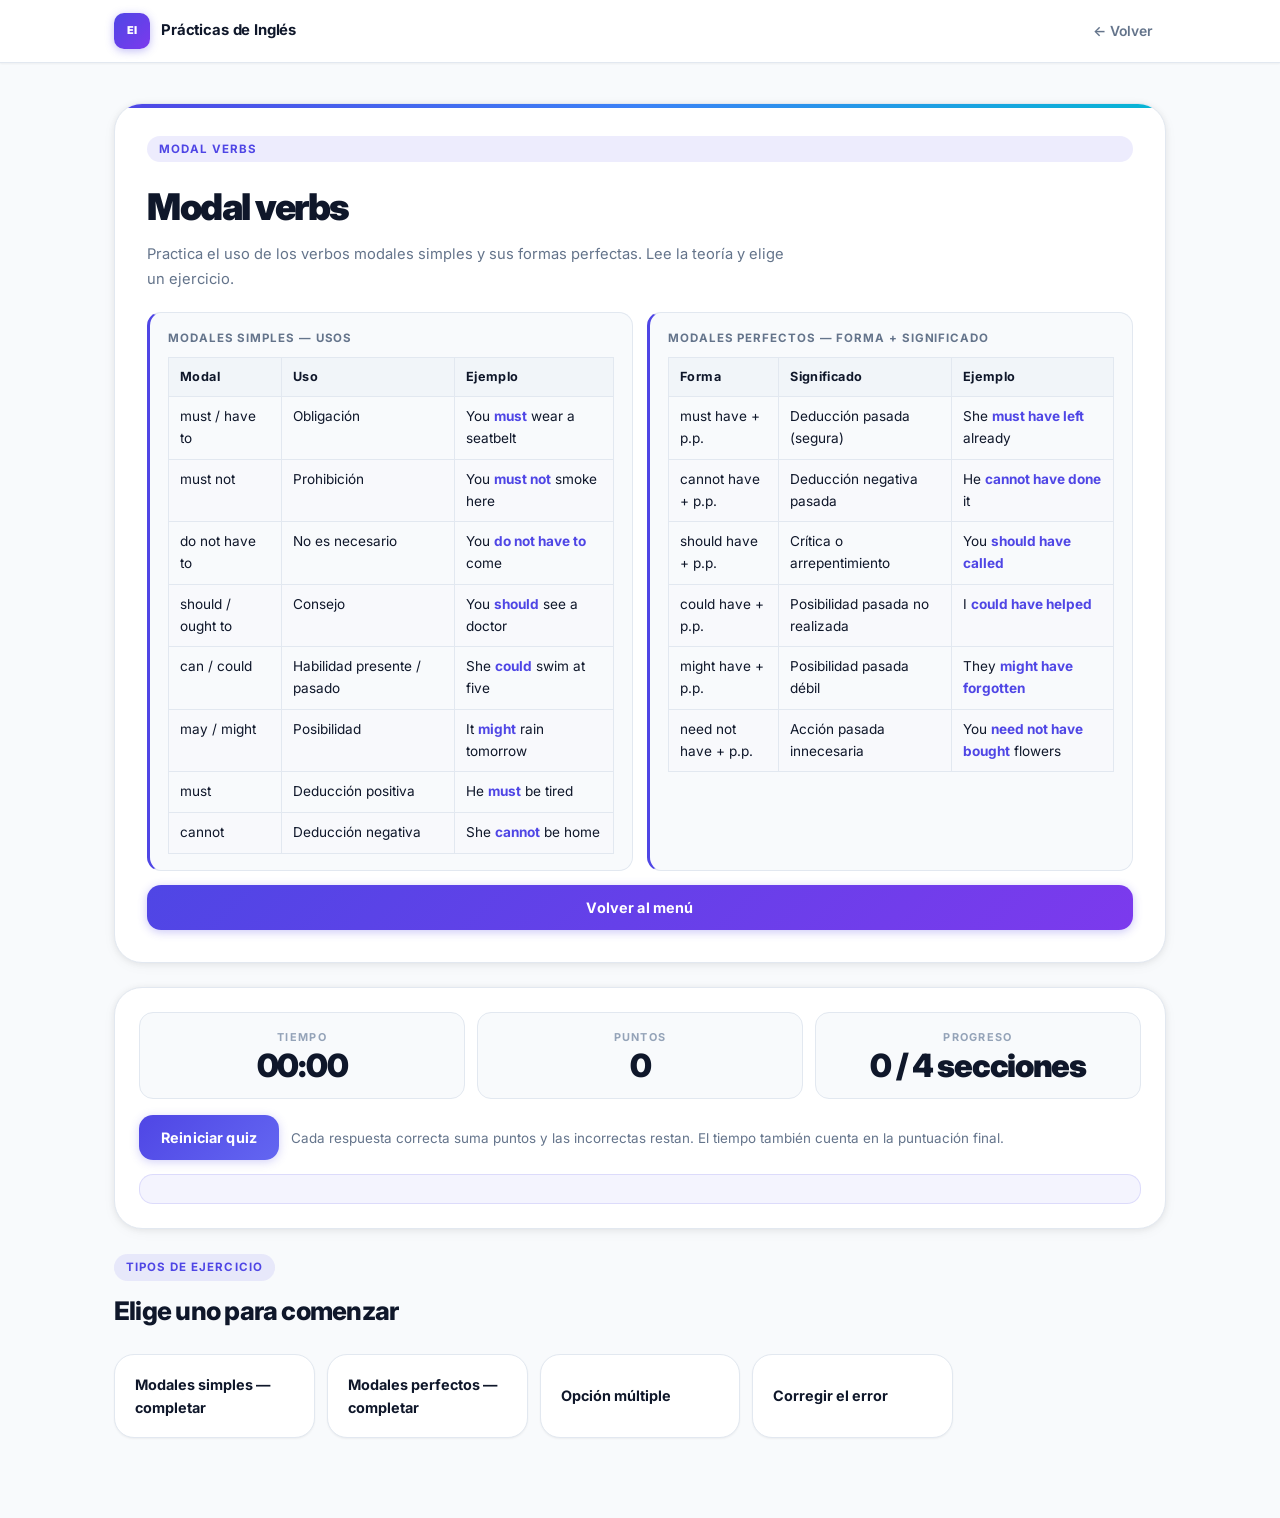
<file: pages/modals.html>
<!DOCTYPE html>
<html lang="es">
<head>
  <meta charset="UTF-8" />
  <meta name="viewport" content="width=device-width, initial-scale=1.0" />
  <title>Modal verbs | Prácticas de Inglés</title>
  <link rel="stylesheet" href="../css/styles.css" />
</head>
<body>
  <header class="site-header">
    <div class="header-inner">
      <div class="brand">
        <span class="brand-mark">EI</span>
        <strong>Prácticas de Inglés</strong>
      </div>
      <nav class="site-nav">
        <a href="../index.html">← Volver</a>
      </nav>
    </div>
  </header>

  <main class="page-container">
    <section class="hero-section">
      <div class="hero-copy">
        <span class="eyebrow">Modal verbs</span>
        <h1>Modal verbs</h1>
        <p>Practica el uso de los verbos modales simples y sus formas perfectas. Lee la teoría y elige un ejercicio.</p>
        <div class="hero-theory-group">
          <div class="theory-box">
            <strong>Modales simples — usos</strong>
            <table class="theory-table">
              <thead><tr><th>Modal</th><th>Uso</th><th>Ejemplo</th></tr></thead>
              <tbody>
                <tr><td>must / have to</td><td>Obligación</td><td>You <span class="change-mark">must</span> wear a seatbelt</td></tr>
                <tr><td>must not</td><td>Prohibición</td><td>You <span class="change-mark">must not</span> smoke here</td></tr>
                <tr><td>do not have to</td><td>No es necesario</td><td>You <span class="change-mark">do not have to</span> come</td></tr>
                <tr><td>should / ought to</td><td>Consejo</td><td>You <span class="change-mark">should</span> see a doctor</td></tr>
                <tr><td>can / could</td><td>Habilidad presente / pasado</td><td>She <span class="change-mark">could</span> swim at five</td></tr>
                <tr><td>may / might</td><td>Posibilidad</td><td>It <span class="change-mark">might</span> rain tomorrow</td></tr>
                <tr><td>must</td><td>Deducción positiva</td><td>He <span class="change-mark">must</span> be tired</td></tr>
                <tr><td>cannot</td><td>Deducción negativa</td><td>She <span class="change-mark">cannot</span> be home</td></tr>
              </tbody>
            </table>
          </div>
          <div class="theory-box">
            <strong>Modales perfectos — forma + significado</strong>
            <table class="theory-table">
              <thead><tr><th>Forma</th><th>Significado</th><th>Ejemplo</th></tr></thead>
              <tbody>
                <tr><td>must have + p.p.</td><td>Deducción pasada (segura)</td><td>She <span class="change-mark">must have left</span> already</td></tr>
                <tr><td>cannot have + p.p.</td><td>Deducción negativa pasada</td><td>He <span class="change-mark">cannot have done</span> it</td></tr>
                <tr><td>should have + p.p.</td><td>Crítica o arrepentimiento</td><td>You <span class="change-mark">should have called</span></td></tr>
                <tr><td>could have + p.p.</td><td>Posibilidad pasada no realizada</td><td>I <span class="change-mark">could have helped</span></td></tr>
                <tr><td>might have + p.p.</td><td>Posibilidad pasada débil</td><td>They <span class="change-mark">might have forgotten</span></td></tr>
                <tr><td>need not have + p.p.</td><td>Acción pasada innecesaria</td><td>You <span class="change-mark">need not have bought</span> flowers</td></tr>
              </tbody>
            </table>
          </div>
        </div>
        <a class="primary-button" href="../index.html">Volver al menú</a>
      </div>
    </section>

    <section class="quiz-panel">
      <div class="quiz-status">
        <div>
          <span>Tiempo</span>
          <strong id="timer">00:00</strong>
        </div>
        <div>
          <span>Puntos</span>
          <strong id="total-score">0</strong>
        </div>
        <div>
          <span>Progreso</span>
          <strong id="progress">0 / 4 secciones</strong>
        </div>
      </div>
      <div class="quiz-actions">
        <button class="submit-button" id="reset-quiz" type="button">Reiniciar quiz</button>
        <p class="quiz-info">Cada respuesta correcta suma puntos y las incorrectas restan. El tiempo también cuenta en la puntuación final.</p>
      </div>
      <div id="final-summary" class="exercise-summary" aria-live="polite"></div>
    </section>

    <section id="start-screen" class="exercise-section">
      <div class="section-header">
        <div>
          <span class="eyebrow">Tipos de ejercicio</span>
          <h2>Elige uno para comenzar</h2>
        </div>
      </div>
      <div class="section-chooser" id="section-chooser"></div>
    </section>

    <section id="quiz-screen" class="exercise-section hidden">
      <div class="section-header">
        <div>
          <span class="eyebrow" id="current-type-label">Ejercicio</span>
          <h2 id="current-question-title">Responde una pregunta a la vez</h2>
        </div>
      </div>
      <div id="question-area" class="exercise-form"></div>
      <div class="exercise-actions">
        <button class="submit-button" id="next-button" type="button">Comprobar y siguiente</button>
        <button class="submit-button secondary hidden" id="finish-button" type="button">Finalizar sección</button>
      </div>
      <div id="question-feedback" class="exercise-feedback" aria-live="polite"></div>
      <div id="section-summary" class="exercise-summary"></div>
      <div class="exercise-actions">
        <button class="submit-button hidden" id="choose-another" type="button">Elegir otro ejercicio</button>
      </div>
    </section>
  </main>

  <script>
    const exerciseSections = {
      gap: {
        label: 'Modales simples — completar',
        theory: '<table class="theory-table"><thead><tr><th>Modal</th><th>Uso</th></tr></thead><tbody><tr><td>must / have to</td><td>Obligación</td></tr><tr><td>must not</td><td>Prohibición</td></tr><tr><td>do not have to</td><td>No es necesario</td></tr><tr><td>should / ought to</td><td>Consejo</td></tr><tr><td>can / could</td><td>Habilidad presente / pasado</td></tr><tr><td>may / might</td><td>Posibilidad incierta</td></tr><tr><td>must</td><td>Deducción positiva (segura)</td></tr><tr><td>cannot</td><td>Deducción negativa (imposible)</td></tr></tbody></table>',
        type: 'text',
        items: [
          { prompt: 'You ______ wear a seatbelt. It is the law.', answer: ['must', 'have to'], explanation: 'must o have to expresan obligación impuesta por ley o norma.' },
          { prompt: 'She ______ speak three languages when she was a child.', answer: 'could', explanation: 'could expresa habilidad en el pasado.' },
          { prompt: 'He ______ be the manager — he is only sixteen years old.', answer: ['cannot', "can't"], explanation: 'cannot expresa deducción negativa: es imposible basándose en la evidencia.' },
          { prompt: 'It ______ rain this afternoon — the sky is getting very dark.', answer: ['might', 'may', 'could'], explanation: 'might / may / could expresan posibilidad incierta sobre el futuro.' },
          { prompt: 'You ______ smoke in this building. It is strictly forbidden.', answer: ['must not', "mustn't"], explanation: 'must not expresa prohibición.' },
          { prompt: 'She ______ be exhausted — she has not slept in two days.', answer: 'must', explanation: 'must expresa deducción positiva segura basada en evidencia.' },
          { prompt: 'You ______ see a doctor about that cough. It sounds serious.', answer: ['should', 'ought to'], explanation: 'should / ought to expresan consejo o recomendación.' },
          { prompt: 'You ______ book tickets in advance — there are plenty available.', answer: ['do not have to', "don't have to", 'need not', "needn't"], explanation: 'do not have to / need not expresan falta de obligación.' },
          { prompt: 'I ______ drive when I was seventeen — I had not passed my test.', answer: ['could not', "couldn't"], explanation: 'could not expresa incapacidad en el pasado.' },
          { prompt: 'That ______ be Tom at the door — I can hear his voice clearly.', answer: 'must', explanation: 'must expresa deducción positiva segura.' },
          { prompt: '______ you like a cup of tea or coffee?', answer: 'Would', explanation: 'Would you like...? es la forma estándar de ofrecer algo cortésmente.' },
          { prompt: 'Students ______ use their phones during the exam.', answer: ['must not', "mustn't", 'cannot', "can't"], explanation: 'must not / cannot expresan prohibición.' },
          { prompt: '______ we go for a walk? The weather is lovely.', answer: ['Shall', 'Should'], explanation: 'Shall / Should se usan para hacer sugerencias.' },
          { prompt: 'You ______ better call her now or she will be upset.', answer: 'had', explanation: 'had better + infinitivo expresa un consejo con advertencia implícita.' },
          { prompt: 'She ______ be at home — her car is not outside and the lights are off.', answer: ['cannot', "can't"], explanation: 'cannot expresa deducción negativa basada en evidencia.' },
          { prompt: 'I ______ swim very well when I was five years old.', answer: 'could', explanation: 'could expresa habilidad en el pasado.' },
          { prompt: '______ you open the window, please? It is very warm in here.', answer: ['Could', 'Can', 'Would', 'Will'], explanation: 'Could / Would son las formas más corteses para hacer una petición.' },
          { prompt: 'He ______ be right about that — it is possible but not certain.', answer: ['might', 'may', 'could'], explanation: 'might / may / could expresan posibilidad incierta en el presente.' },
          { prompt: 'We ______ hurry — we have plenty of time before the train.', answer: ['do not have to', "don't have to", 'need not', "needn't"], explanation: 'do not have to / need not indican que no es necesario.' },
          { prompt: 'She ______ lift heavy objects after her back operation.', answer: ['must not', "mustn't", 'should not', "shouldn't"], explanation: 'must not / should not expresan prohibición o consejo médico fuerte.' },
          { prompt: 'He ______ speak to people like that. It is extremely rude.', answer: ['should not', "shouldn't", 'must not', "mustn't"], explanation: 'should not expresa consejo negativo; must not añade mayor fuerza.' },
          { prompt: 'She ______ to be famous one day — she is incredibly talented.', answer: 'ought', explanation: 'ought to expresa expectativa o consejo. Nota: ought siempre va seguido de to.' },
          { prompt: '______ I help you with anything?', answer: ['Can', 'May', 'Shall'], explanation: 'Can / May / Shall se usan para ofrecer ayuda.' },
          { prompt: 'He ______ be Spanish — he speaks with a perfect accent and knows every custom.', answer: 'must', explanation: 'must expresa deducción positiva muy segura.' },
          { prompt: 'You ______ eat more fruit and vegetables. It is very good for your health.', answer: ['should', 'ought to'], explanation: 'should / ought to expresan recomendación.' },
          { prompt: 'She ______ have the answer — she has read everything about this topic.', answer: ['must', 'should'], explanation: 'must (deducción segura) o should (expectativa razonable).' },
          { prompt: 'They ______ be home by now — their flight landed three hours ago.', answer: 'must', explanation: 'must expresa deducción positiva basada en evidencia.' },
          { prompt: 'You ______ worry so much. Everything will be fine.', answer: ['should not', "shouldn't"], explanation: 'should not expresa consejo negativo.' },
          { prompt: 'He ______ be the winner — he clearly cheated during the race.', answer: ['cannot', "can't"], explanation: 'cannot expresa deducción negativa fuerte.' },
          { prompt: '______ I sit here? Is this seat taken?', answer: ['Can', 'Could', 'May'], explanation: 'Can / Could / May se usan para pedir permiso. May es la forma más formal.' }
        ]
      },
      gapPerfect: {
        label: 'Modales perfectos — completar',
        theory: '<table class="theory-table"><thead><tr><th>Forma</th><th>Significado</th></tr></thead><tbody><tr><td>must have + p.p.</td><td>Deducción pasada segura</td></tr><tr><td>cannot have + p.p.</td><td>Deducción negativa pasada</td></tr><tr><td>should have + p.p.</td><td>Crítica o arrepentimiento</td></tr><tr><td>could have + p.p.</td><td>Posibilidad no realizada</td></tr><tr><td>might have + p.p.</td><td>Posibilidad pasada débil</td></tr><tr><td>need not have + p.p.</td><td>Acción pasada innecesaria</td></tr></tbody></table><div class="theory-note">Estructura: <strong>modal + have + past participle</strong>. El modal nunca cambia de forma.</div>',
        type: 'text',
        items: [
          { prompt: 'She ______ (must / leave) already — her bag is gone.', answer: 'must have left', explanation: 'must have + participio para deducción positiva sobre el pasado.' },
          { prompt: 'You ______ (should / call) me — I was very worried about you.', answer: 'should have called', explanation: 'should have + participio para criticar una acción no realizada.' },
          { prompt: 'He ______ (cannot / be) at the party — he was in another country.', answer: 'cannot have been', explanation: 'cannot have + participio para deducción negativa sobre el pasado.' },
          { prompt: 'They ______ (might / forget) about the meeting — nobody confirmed it.', answer: 'might have forgotten', explanation: 'might have + participio para posibilidad débil sobre el pasado.' },
          { prompt: 'You ______ (need not / bring) food — we had more than enough.', answer: 'need not have brought', explanation: 'need not have + participio indica que la acción pasada fue innecesaria.' },
          { prompt: 'I ______ (could / help) you, but I did not know you needed it.', answer: 'could have helped', explanation: 'could have + participio para una posibilidad pasada que no se realizó.' },
          { prompt: 'She ______ (must / work) very hard — she looks completely drained.', answer: 'must have worked', explanation: 'must have + participio para deducción positiva segura sobre el pasado.' },
          { prompt: 'You ______ (should not / eat) so much at dinner — you feel ill now.', answer: ['should not have eaten', "shouldn't have eaten"], explanation: 'should not have + participio para criticar una acción realizada en el pasado.' },
          { prompt: 'He ______ (cannot / take) the money — he is always completely honest.', answer: 'cannot have taken', explanation: 'cannot have + participio para deducción negativa sobre el pasado.' },
          { prompt: 'They ______ (might / miss) the train — I am not sure what happened.', answer: 'might have missed', explanation: 'might have + participio para posibilidad incierta sobre el pasado.' },
          { prompt: 'I ______ (should / study) harder for the test — I am not happy with my mark.', answer: 'should have studied', explanation: 'should have + participio expresa arrepentimiento sobre el pasado.' },
          { prompt: 'She ______ (could / win) the competition if she had tried harder.', answer: 'could have won', explanation: 'could have + participio para posibilidad pasada no aprovechada.' },
          { prompt: 'You ______ (need not / come) all this way — we sorted it out by phone.', answer: 'need not have come', explanation: 'need not have + participio indica que la acción fue innecesaria.' },
          { prompt: 'He ______ (must / see) her — he knows every detail of her life.', answer: 'must have seen', explanation: 'must have + participio para deducción segura sobre el pasado.' },
          { prompt: 'They ______ (cannot / hear) us — they were standing far away.', answer: 'cannot have heard', explanation: 'cannot have + participio para deducción negativa sobre el pasado.' },
          { prompt: 'I ______ (could / go) to the concert, but I decided to stay home.', answer: 'could have gone', explanation: 'could have + participio para una opción pasada que no se tomó.' },
          { prompt: 'She ______ (should / tell) the truth from the very beginning.', answer: 'should have told', explanation: 'should have + participio para criticar que no se hizo algo.' },
          { prompt: 'You ______ (might / leave) your keys at the office — check there first.', answer: 'might have left', explanation: 'might have + participio para una posibilidad pasada débil.' },
          { prompt: 'He ______ (must / walk) here — he is completely out of breath.', answer: 'must have walked', explanation: 'must have + participio para deducción positiva basada en evidencia.' },
          { prompt: 'You ______ (should not / say) that to her — she was very upset.', answer: ['should not have said', "shouldn't have said"], explanation: 'should not have + participio para criticar una acción realizada.' },
          { prompt: 'She ______ (cannot / finish) the report already — it was enormous.', answer: 'cannot have finished', explanation: 'cannot have + participio para deducción negativa sobre el pasado.' },
          { prompt: 'They ______ (could / avoid) the accident if they had been more careful.', answer: 'could have avoided', explanation: 'could have + participio para posibilidad pasada no realizada.' },
          { prompt: 'I ______ (need not / prepare) so much food — half of it went to waste.', answer: 'need not have prepared', explanation: 'need not have + participio indica que la acción fue innecesaria.' },
          { prompt: 'He ______ (must / travel) a lot — he knows every city in Europe.', answer: 'must have travelled', explanation: 'must have + participio para deducción segura sobre el pasado.' },
          { prompt: 'You ______ (might / misunderstand) what I said — let me explain again.', answer: 'might have misunderstood', explanation: 'might have + participio para posibilidad débil sobre el pasado.' },
          { prompt: 'She ______ (should / save) more money when she had the chance.', answer: 'should have saved', explanation: 'should have + participio expresa arrepentimiento o crítica.' },
          { prompt: 'He ______ (cannot / send) that email — he does not have your address.', answer: 'cannot have sent', explanation: 'cannot have + participio para deducción negativa sobre el pasado.' },
          { prompt: 'I ______ (could / do) better on the exam if I had slept more.', answer: 'could have done', explanation: 'could have + participio para posibilidad pasada no realizada.' },
          { prompt: 'You ______ (should not / drive) so fast on that road — it was very dangerous.', answer: ['should not have driven', "shouldn't have driven"], explanation: 'should not have + participio para criticar una acción pasada.' },
          { prompt: 'They ______ (must / enjoy) the trip — they are still talking about it.', answer: 'must have enjoyed', explanation: 'must have + participio para deducción positiva basada en evidencia.' }
        ]
      },
      choice: {
        label: 'Opción múltiple',
        theory: '<div class="theory-note">Clave: <strong>must</strong> = obligación o deducción segura · <strong>must not</strong> = prohibición · <strong>do not have to</strong> = no es necesario · <strong>could</strong> = habilidad pasada · <strong>might / may</strong> = posibilidad incierta · Modales perfectos: <strong>modal + have + p.p.</strong></div>',
        type: 'choice',
        items: [
          { prompt: 'You _____ wear a seatbelt. It is the law.', options: ['should', 'must', 'might'], answer: 'b', explanation: 'must expresa obligación impuesta por la ley.' },
          { prompt: 'He _____ be at home — the lights are all off and his car is gone.', options: ['must', 'cannot', 'should'], answer: 'b', explanation: 'cannot expresa deducción negativa basada en la evidencia.' },
          { prompt: 'It _____ rain tomorrow — there is a chance but it is not certain.', options: ['must', 'might', 'should'], answer: 'b', explanation: 'might expresa posibilidad incierta.' },
          { prompt: 'You _____ come to the meeting — it is completely optional.', options: ['must not', 'do not have to', 'should not'], answer: 'b', explanation: 'do not have to expresa falta de obligación, no prohibición.' },
          { prompt: 'She _____ speak five languages when she was young.', options: ['can', 'could', 'must'], answer: 'b', explanation: 'could expresa habilidad en el pasado.' },
          { prompt: 'You _____ have told me! I was completely in the dark.', options: ['should', 'might', 'must'], answer: 'a', explanation: 'should have + p.p. expresa crítica por una acción no realizada.' },
          { prompt: 'She _____ be the director — she is only twenty years old.', options: ['must', 'cannot', 'should'], answer: 'b', explanation: 'cannot expresa deducción negativa.' },
          { prompt: '_____ I use your charger? Mine is broken.', options: ['Must', 'Shall', 'Could'], answer: 'c', explanation: 'Could es la forma más cortés para pedir permiso o un favor.' },
          { prompt: 'He _____ be exhausted — he has not slept in three days.', options: ['should', 'might', 'must'], answer: 'c', explanation: 'must expresa deducción positiva fuerte.' },
          { prompt: 'You _____ smoke in here. It is not allowed under any circumstances.', options: ['must not', 'do not have to', 'should'], answer: 'a', explanation: 'must not expresa prohibición.' },
          { prompt: 'She _____ have forgotten — she never forgets anything.', options: ['must', 'cannot', 'should'], answer: 'b', explanation: 'cannot have + p.p. expresa deducción negativa sobre el pasado.' },
          { prompt: 'I _____ drive until I was eighteen — I did not have a licence.', options: ['can', 'could not', 'must not'], answer: 'b', explanation: 'could not expresa incapacidad en el pasado.' },
          { prompt: '_____ we go for a pizza after class?', options: ['Must', 'Shall', 'Would'], answer: 'b', explanation: 'Shall se usa para hacer sugerencias.' },
          { prompt: 'You _____ rest more. You really do not look well.', options: ['should', 'might', 'could'], answer: 'a', explanation: 'should expresa consejo o recomendación.' },
          { prompt: 'He _____ have taken the money — he was the only one in the room.', options: ['should', 'must', 'cannot'], answer: 'b', explanation: 'must have + p.p. expresa deducción positiva sobre el pasado.' },
          { prompt: 'You _____ have bought flowers — we told you not to bring anything.', options: ['must not', 'need not have', 'should not'], answer: 'b', explanation: 'need not have + p.p. indica que la acción pasada fue innecesaria.' },
          { prompt: 'You _____ speak to people like that. It is very rude and hurtful.', options: ['should not', 'do not have to', 'might not'], answer: 'a', explanation: 'should not expresa consejo negativo fuerte.' },
          { prompt: 'She _____ to revise her essay. It has several errors.', options: ['ought', 'should', 'must'], answer: 'a', explanation: 'ought to expresa consejo. Recuerda: ought siempre lleva to.' },
          { prompt: 'He _____ have studied harder — he is very disappointed with his results.', options: ['should', 'might', 'must'], answer: 'a', explanation: 'should have + p.p. expresa arrepentimiento.' },
          { prompt: 'This _____ be the right address — the name and number match exactly.', options: ['should', 'might', 'must'], answer: 'c', explanation: 'must expresa deducción positiva muy segura.' },
          { prompt: '_____ you like some help with that?', options: ['Shall', 'Would', 'Must'], answer: 'b', explanation: 'Would you like...? es la forma estándar de ofrecer ayuda.' },
          { prompt: 'They _____ have won if they had played at their best.', options: ['must', 'could', 'should'], answer: 'b', explanation: 'could have + p.p. expresa posibilidad pasada no realizada.' },
          { prompt: 'She _____ be lying — her story has too many contradictions.', options: ['must', 'might', 'cannot'], answer: 'a', explanation: 'must expresa deducción positiva fuerte basada en evidencia.' },
          { prompt: 'You _____ have told me earlier — I am quite annoyed.', options: ['could', 'should', 'might'], answer: 'b', explanation: 'should have + p.p. expresa crítica por no haber hecho algo.' },
          { prompt: 'I did not know he _____ play the violin so well.', options: ['can', 'could', 'must'], answer: 'b', explanation: 'could expresa habilidad en el pasado (referida desde un verbo en pasado).' },
          { prompt: 'She _____ have finished the whole report already — it was enormous.', options: ['must', 'should', 'cannot'], answer: 'c', explanation: 'cannot have + p.p. expresa deducción negativa sobre el pasado.' },
          { prompt: 'Do not panic. You _____ worry so much — it is not good for you.', options: ['must not', 'should not', 'could not'], answer: 'b', explanation: 'should not expresa consejo negativo.' },
          { prompt: 'He _____ have read the instructions — he did absolutely everything wrong.', options: ['could', 'must', 'cannot'], answer: 'c', explanation: 'cannot have + p.p. expresa deducción negativa sobre el pasado.' },
          { prompt: 'She _____ come tomorrow — she mentioned it but was not certain.', options: ['will', 'might', 'must'], answer: 'b', explanation: 'might expresa posibilidad incierta sobre el futuro.' },
          { prompt: 'You _____ eat fresh fruit every day. Your diet is very poor.', options: ['could', 'should', 'can'], answer: 'b', explanation: 'should expresa consejo o recomendación.' }
        ]
      },
      error: {
        label: 'Corregir el error',
        theory: '<div class="theory-note">Errores frecuentes: <strong>to</strong> después de modales (salvo <em>ought to</em> y <em>have to</em>), confundir <strong>must not</strong> (prohibición) con <strong>do not have to</strong> (no necesario), olvidar <strong>have</strong> en el modal perfecto, y usar el participio incorrecto.</div>',
        type: 'text',
        items: [
          { prompt: 'She can to swim very well.', answer: 'She can swim very well.', explanation: 'Los verbos modales van seguidos de infinitivo sin to.' },
          { prompt: 'You must not come — it is not necessary.', answer: 'You do not have to come — it is not necessary.', explanation: 'must not = prohibición. do not have to = no es necesario. Son muy diferentes.' },
          { prompt: 'She must arrived already — her bag is here.', answer: 'She must have arrived already — her bag is here.', explanation: 'El modal perfecto requiere have entre el modal y el participio: must have arrived.' },
          { prompt: 'He should studied more for the exam.', answer: 'He should have studied more for the exam.', explanation: 'El modal perfecto necesita have: should have studied.' },
          { prompt: 'I could not to speak English before I took classes.', answer: 'I could not speak English before I took classes.', explanation: 'Los verbos modales van seguidos de infinitivo sin to.' },
          { prompt: 'He can be tired — he just worked twelve hours straight.', answer: 'He must be tired — he just worked twelve hours straight.', explanation: 'Para una deducción segura basada en evidencia se usa must, no can.' },
          { prompt: 'She might to be at the office right now.', answer: 'She might be at the office right now.', explanation: 'Los verbos modales van seguidos de infinitivo sin to.' },
          { prompt: 'He must has finished the report by now.', answer: 'He must have finished the report by now.', explanation: 'Después del modal se usa have (infinitivo), no has.' },
          { prompt: 'She should have knew the answer — she is an expert.', answer: 'She should have known the answer — she is an expert.', explanation: 'El participio pasado de know es known, no knew.' },
          { prompt: 'You ought study harder if you want to pass.', answer: 'You ought to study harder if you want to pass.', explanation: 'ought siempre va seguido de to + infinitivo: ought to study.' },
          { prompt: 'She had better to leave now or she will miss the bus.', answer: 'She had better leave now or she will miss the bus.', explanation: 'had better va seguido de infinitivo sin to.' },
          { prompt: 'They could have went to Paris but chose London instead.', answer: 'They could have gone to Paris but chose London instead.', explanation: 'El participio pasado de go es gone, no went.' },
          { prompt: 'Can you to help me carry these boxes, please?', answer: 'Can you help me carry these boxes, please?', explanation: 'Los verbos modales van seguidos de infinitivo sin to.' },
          { prompt: 'You must not pay — entry is completely free today.', answer: 'You do not have to pay — entry is completely free today.', explanation: 'must not = prohibición. do not have to = no es necesario.' },
          { prompt: 'She must have took the wrong train.', answer: 'She must have taken the wrong train.', explanation: 'El participio pasado de take es taken, no took.' },
          { prompt: 'This cannot been her coat — it is the wrong size.', answer: 'This cannot be her coat — it is the wrong size.', explanation: 'Para deducción presente se usa cannot be. cannot been no existe.' },
          { prompt: 'He might to have forgotten about the meeting.', answer: 'He might have forgotten about the meeting.', explanation: 'Los verbos modales van seguidos de infinitivo sin to: might have forgotten.' },
          { prompt: 'You should not have ate the whole pizza by yourself.', answer: 'You should not have eaten the whole pizza by yourself.', explanation: 'El participio pasado de eat es eaten, no ate.' },
          { prompt: 'She may to join us for dinner this evening.', answer: 'She may join us for dinner this evening.', explanation: 'Los verbos modales van seguidos de infinitivo sin to.' },
          { prompt: 'They should have went home earlier to avoid the traffic.', answer: 'They should have gone home earlier to avoid the traffic.', explanation: 'El participio pasado de go es gone, no went.' },
          { prompt: 'He can be the winner — there is absolutely no doubt about it.', answer: 'He must be the winner — there is absolutely no doubt about it.', explanation: 'Para deducción positiva segura se usa must, no can.' },
          { prompt: 'You need not to bring anything — we have everything we need.', answer: 'You need not bring anything — we have everything we need.', explanation: 'Cuando need se usa como modal, va seguido de infinitivo sin to.' },
          { prompt: 'She might have knew about the surprise party in advance.', answer: 'She might have known about the surprise party in advance.', explanation: 'El participio pasado de know es known, no knew.' },
          { prompt: 'He should not have drived so fast on that wet road.', answer: 'He should not have driven so fast on that wet road.', explanation: 'El participio pasado de drive es driven, no drived.' },
          { prompt: 'She can swim since age five — she goes every week.', answer: 'She could swim since age five — she has gone every week.', explanation: 'Habilidad referida al pasado usa could, y la acción continua usa present perfect.' },
          { prompt: 'She must to be tired after that long journey.', answer: 'She must be tired after that long journey.', explanation: 'Los verbos modales van seguidos de infinitivo sin to.' },
          { prompt: 'They could have avoid the accident if they had been more careful.', answer: 'They could have avoided the accident if they had been more careful.', explanation: 'Después de could have se necesita el participio pasado: avoided.' },
          { prompt: 'He ought not study tonight — the exam has been cancelled.', answer: 'He ought not to study tonight — the exam has been cancelled.', explanation: 'ought lleva to en todas sus formas, incluyendo la negativa: ought not to.' },
          { prompt: 'She was able to swam before she was five years old.', answer: 'She was able to swim before she was five years old.', explanation: 'Después de able to se usa el infinitivo sin to: swim, no swam.' },
          { prompt: 'You could not have saw that — it was completely pitch dark.', answer: 'You could not have seen that — it was completely pitch dark.', explanation: 'El participio pasado de see es seen, no saw.' }
        ]
      }
    };

    const quizState = {
      totalScore: 0,
      completedSections: 0,
      sectionResults: {},
      currentSection: null,
      currentIndex: 0,
      currentSectionScore: 0,
      sectionWrong: 0,
      sectionStartTime: 0,
      totalTimeSeconds: 0,
      questionChecked: false,
      shuffledItems: []
    };

    let timerInterval = null;

    function formatTime(seconds) {
      const m = String(Math.floor(seconds / 60)).padStart(2, '0');
      const s = String(seconds % 60).padStart(2, '0');
      return `${m}:${s}`;
    }

    function updateStatus() {
      const elapsed = quizState.sectionStartTime
        ? Math.floor((Date.now() - quizState.sectionStartTime) / 1000)
        : 0;
      document.getElementById('timer').textContent = formatTime(elapsed);
      document.getElementById('total-score').textContent = quizState.totalScore;
      document.getElementById('progress').textContent =
        `${quizState.completedSections} / ${Object.keys(exerciseSections).length} secciones`;
    }

    function startTimer() {
      if (timerInterval) clearInterval(timerInterval);
      quizState.sectionStartTime = Date.now();
      timerInterval = setInterval(updateStatus, 500);
      updateStatus();
    }

    function stopTimer() {
      if (timerInterval) { clearInterval(timerInterval); timerInterval = null; }
      if (quizState.sectionStartTime) {
        quizState.totalTimeSeconds += Math.floor((Date.now() - quizState.sectionStartTime) / 1000);
        quizState.sectionStartTime = 0;
      }
    }

    function normalizeText(text) {
      return text
        .toString()
        .normalize('NFD')
        .replace(/[̀-ͯ]/g, '')
        .replace(/[''""".,?!¡¿:;()\-]/g, '')
        .trim()
        .toLowerCase()
        .replace(/\s+/g, ' ');
    }

    function shuffleArray(arr) {
      const a = [...arr];
      for (let i = a.length - 1; i > 0; i--) {
        const j = Math.floor(Math.random() * (i + 1));
        [a[i], a[j]] = [a[j], a[i]];
      }
      return a;
    }

    function showStartScreen() {
      document.getElementById('start-screen').classList.remove('hidden');
      document.getElementById('quiz-screen').classList.add('hidden');
      document.getElementById('final-summary').textContent = '';
      document.getElementById('section-summary').textContent = '';
      document.getElementById('question-feedback').textContent = '';
      document.getElementById('choose-another').classList.add('hidden');
      document.getElementById('finish-button').classList.add('hidden');
      document.getElementById('next-button').textContent = 'Comprobar y siguiente';
    }

    function startSection(sectionKey) {
      quizState.currentSection = sectionKey;
      quizState.currentIndex = 0;
      quizState.currentSectionScore = 0;
      quizState.sectionWrong = 0;
      quizState.questionChecked = false;
      document.getElementById('start-screen').classList.add('hidden');
      document.getElementById('quiz-screen').classList.remove('hidden');
      document.getElementById('current-type-label').textContent = exerciseSections[sectionKey].label;
      document.getElementById('current-question-title').textContent = 'Responde una pregunta a la vez';
      document.getElementById('finish-button').classList.add('hidden');
      document.getElementById('next-button').classList.remove('hidden');
      quizState.shuffledItems = shuffleArray(exerciseSections[sectionKey].items);
      startTimer();
      showCurrentQuestion();
    }

    function showCurrentQuestion() {
      const sectionKey = quizState.currentSection;
      const section = exerciseSections[sectionKey];
      const item = quizState.shuffledItems[quizState.currentIndex];
      const questionArea = document.getElementById('question-area');
      const feedback = document.getElementById('question-feedback');

      questionArea.innerHTML = '';
      document.getElementById('section-summary').textContent = '';
      feedback.textContent = '';
      feedback.className = 'exercise-feedback';

      if (!item) return completeSection();

      const p = document.createElement('p');
      p.className = 'question-prompt';
      p.textContent = `${quizState.currentIndex + 1}. ${item.prompt}`;
      questionArea.appendChild(p);

      if (section.theory) {
        const t = document.createElement('div');
        t.className = 'theory-box';
        t.innerHTML = `<strong>Pista</strong>${section.theory}`;
        questionArea.appendChild(t);
      }

      if (section.type === 'choice') {
        const optionsDiv = document.createElement('div');
        optionsDiv.className = 'choice-options';
        item.options.forEach((option, index) => {
          const id = `opt-${quizState.currentIndex}-${index}`;
          const label = document.createElement('label');
          label.className = 'choice-label';
          const radio = document.createElement('input');
          radio.type = 'radio';
          radio.name = 'answer';
          radio.value = String.fromCharCode(97 + index);
          radio.id = id;
          radio.className = 'choice-input';
          const span = document.createElement('span');
          span.textContent = `${String.fromCharCode(97 + index)}) ${option}`;
          label.appendChild(radio);
          label.appendChild(span);
          optionsDiv.appendChild(label);
        });
        questionArea.appendChild(optionsDiv);
      } else {
        const input = document.createElement('input');
        input.type = 'text';
        input.className = 'exercise-input';
        input.id = 'answer-input';
        input.autocomplete = 'off';
        input.placeholder = 'Escribe tu respuesta aquí';
        questionArea.appendChild(input);
        input.focus();
      }

      const isLast = quizState.currentIndex === quizState.shuffledItems.length - 1;
      document.getElementById('next-button').textContent = isLast ? 'Comprobar y terminar' : 'Comprobar y siguiente';
      document.getElementById('finish-button').classList.add('hidden');
    }

    function evaluateAnswer() {
      const sectionKey = quizState.currentSection;
      const section = exerciseSections[sectionKey];
      const item = quizState.shuffledItems[quizState.currentIndex];
      const feedback = document.getElementById('question-feedback');
      const nextButton = document.getElementById('next-button');
      const isLast = quizState.currentIndex === quizState.shuffledItems.length - 1;

      if (!quizState.questionChecked) {
        let userAnswer = '';
        if (section.type === 'choice') {
          const selected = document.querySelector('input[name="answer"]:checked');
          userAnswer = selected ? selected.value : '';
        } else {
          const input = document.getElementById('answer-input');
          userAnswer = input ? normalizeText(input.value) : '';
        }

        const answers = Array.isArray(item.answer) ? item.answer : [item.answer];
        let correct = false;
        if (section.type === 'choice') {
          correct = answers.includes(userAnswer);
        } else {
          correct = answers.some(a => normalizeText(a) === userAnswer);
        }

        const explanation = item.explanation || '';
        let correctDisplay;
        if (section.type === 'choice') {
          correctDisplay = answers.map(a => `${a}) ${item.options[a.charCodeAt(0) - 97]}`).join(' / ');
        } else {
          correctDisplay = answers.join(' / ');
        }

        if (correct) {
          quizState.totalScore += 12;
          quizState.currentSectionScore += 12;
          feedback.textContent = `Correcto. +12 puntos. ${explanation}`;
          feedback.className = 'exercise-feedback correct visible';
        } else {
          quizState.totalScore -= 5;
          quizState.sectionWrong += 1;
          const plural = answers.length > 1 ? 's válidas' : ' correcta';
          feedback.textContent = `Incorrecto. Respuesta${plural}: "${correctDisplay}". -5 puntos. ${explanation}`;
          feedback.className = 'exercise-feedback wrong visible';
        }

        quizState.questionChecked = true;
        nextButton.textContent = isLast ? 'Finalizar sección' : 'Siguiente pregunta';
        updateStatus();
        return;
      }

      quizState.currentIndex += 1;
      quizState.questionChecked = false;
      if (isLast) {
        completeSection();
      } else {
        showCurrentQuestion();
      }
    }

    function completeSection() {
      const elapsed = quizState.sectionStartTime
        ? Math.floor((Date.now() - quizState.sectionStartTime) / 1000)
        : 0;
      const sectionLen = quizState.shuffledItems.length;
      const timeBonus = Math.max(0, Math.round(sectionLen * 3 - elapsed * 0.5));
      stopTimer();
      quizState.totalScore += timeBonus;
      quizState.completedSections += 1;
      quizState.sectionResults[quizState.currentSection] = true;

      const summary = document.getElementById('section-summary');
      summary.textContent = `Sección finalizada. Puntos: ${quizState.currentSectionScore}. Tiempo: ${formatTime(elapsed)}. Bonificación rapidez: +${timeBonus}. Errores: ${quizState.sectionWrong}.`;

      document.getElementById('choose-another').classList.remove('hidden');
      document.getElementById('next-button').classList.add('hidden');
      document.getElementById('finish-button').classList.add('hidden');
      updateStatus();
      try {
        const storageKey = 'noelia_' + location.pathname.replace(/.*\//, '').replace('.html', '');
        const stored = JSON.parse(localStorage.getItem(storageKey) || '{}');
        const sec = quizState.currentSection;
        if (!stored[sec]) stored[sec] = { best: 0, attempts: 0 };
        if (quizState.currentSectionScore > stored[sec].best) stored[sec].best = quizState.currentSectionScore;
        stored[sec].attempts += 1;
        stored[sec].last = new Date().toLocaleDateString('es-ES');
        localStorage.setItem(storageKey, JSON.stringify(stored));
        renderSectionChooser();
      } catch(e) {}
      showStartScreen();
    }

    function finishSectionEarly() {
      completeSection();
    }

    function resetQuiz() {
      stopTimer();
      quizState.totalScore = 0;
      quizState.completedSections = 0;
      quizState.sectionResults = {};
      quizState.currentSection = null;
      quizState.currentIndex = 0;
      quizState.currentSectionScore = 0;
      quizState.sectionWrong = 0;
      quizState.questionChecked = false;
      document.getElementById('next-button').classList.remove('hidden');
      document.getElementById('finish-button').classList.add('hidden');
      showStartScreen();
      updateStatus();
    }

    function renderSectionChooser() {
      const chooser = document.getElementById('section-chooser');
      chooser.innerHTML = '';
      let storedData = {};
      try {
        const storageKey = 'noelia_' + location.pathname.replace(/.*\//, '').replace('.html', '');
        storedData = JSON.parse(localStorage.getItem(storageKey) || '{}');
      } catch(e) {}
      Object.keys(exerciseSections).forEach((key) => {
        const card = document.createElement('button');
        card.type = 'button';
        card.className = 'section-card';
        card.textContent = exerciseSections[key].label;
        if (storedData[key]) {
          const info = document.createElement('small');
          info.style.cssText = 'display:block;font-size:0.75em;opacity:0.8;margin-top:4px;';
          info.textContent = `Mejor: ${storedData[key].best} pts · ${storedData[key].attempts} vez${storedData[key].attempts !== 1 ? 'ces' : ''}`;
          card.appendChild(info);
        }
        card.addEventListener('click', () => startSection(key));
        chooser.appendChild(card);
      });
    }

    document.addEventListener('DOMContentLoaded', () => {
      renderSectionChooser();
      document.getElementById('reset-quiz').addEventListener('click', resetQuiz);
      document.getElementById('next-button').addEventListener('click', evaluateAnswer);
      document.getElementById('finish-button').addEventListener('click', finishSectionEarly);
      document.getElementById('choose-another').addEventListener('click', showStartScreen);
    });
  </script>
</body>
</html>
</file>
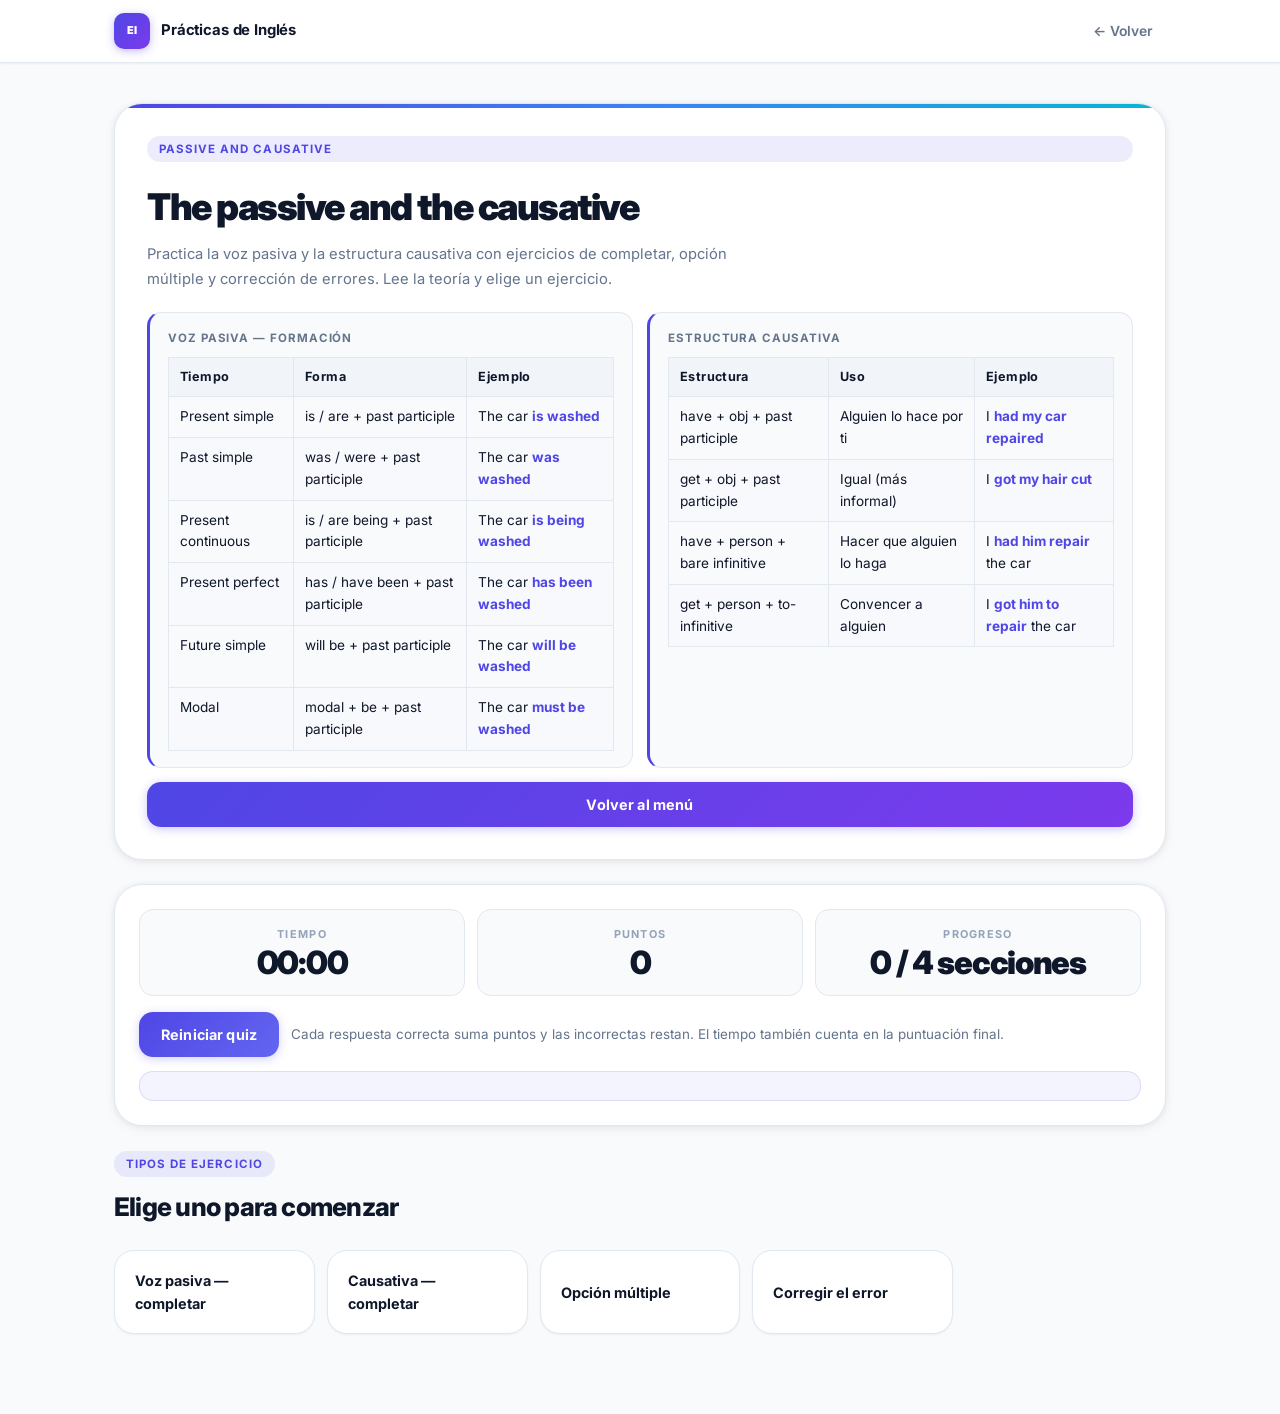
<file: pages/passive-causative.html>
<!DOCTYPE html>
<html lang="es">
<head>
  <meta charset="UTF-8" />
  <meta name="viewport" content="width=device-width, initial-scale=1.0" />
  <title>Passive y causative | Prácticas de Inglés</title>
  <link rel="stylesheet" href="../css/styles.css" />
</head>
<body>
  <header class="site-header">
    <div class="header-inner">
      <div class="brand">
        <span class="brand-mark">EI</span>
        <strong>Prácticas de Inglés</strong>
      </div>
      <nav class="site-nav">
        <a href="../index.html">← Volver</a>
      </nav>
    </div>
  </header>

  <main class="page-container">
    <section class="hero-section">
      <div class="hero-copy">
        <span class="eyebrow">Passive and causative</span>
        <h1>The passive and the causative</h1>
        <p>Practica la voz pasiva y la estructura causativa con ejercicios de completar, opción múltiple y corrección de errores. Lee la teoría y elige un ejercicio.</p>
        <div class="hero-theory-group">
          <div class="theory-box">
            <strong>Voz pasiva — formación</strong>
            <table class="theory-table">
              <thead><tr><th>Tiempo</th><th>Forma</th><th>Ejemplo</th></tr></thead>
              <tbody>
                <tr><td>Present simple</td><td>is / are + past participle</td><td>The car <span class="change-mark">is washed</span></td></tr>
                <tr><td>Past simple</td><td>was / were + past participle</td><td>The car <span class="change-mark">was washed</span></td></tr>
                <tr><td>Present continuous</td><td>is / are being + past participle</td><td>The car <span class="change-mark">is being washed</span></td></tr>
                <tr><td>Present perfect</td><td>has / have been + past participle</td><td>The car <span class="change-mark">has been washed</span></td></tr>
                <tr><td>Future simple</td><td>will be + past participle</td><td>The car <span class="change-mark">will be washed</span></td></tr>
                <tr><td>Modal</td><td>modal + be + past participle</td><td>The car <span class="change-mark">must be washed</span></td></tr>
              </tbody>
            </table>
          </div>
          <div class="theory-box">
            <strong>Estructura causativa</strong>
            <table class="theory-table">
              <thead><tr><th>Estructura</th><th>Uso</th><th>Ejemplo</th></tr></thead>
              <tbody>
                <tr><td>have + obj + past participle</td><td>Alguien lo hace por ti</td><td>I <span class="change-mark">had my car repaired</span></td></tr>
                <tr><td>get + obj + past participle</td><td>Igual (más informal)</td><td>I <span class="change-mark">got my hair cut</span></td></tr>
                <tr><td>have + person + bare infinitive</td><td>Hacer que alguien lo haga</td><td>I <span class="change-mark">had him repair</span> the car</td></tr>
                <tr><td>get + person + to-infinitive</td><td>Convencer a alguien</td><td>I <span class="change-mark">got him to repair</span> the car</td></tr>
              </tbody>
            </table>
          </div>
        </div>
        <a class="primary-button" href="../index.html">Volver al menú</a>
      </div>
    </section>

    <section class="quiz-panel">
      <div class="quiz-status">
        <div>
          <span>Tiempo</span>
          <strong id="timer">00:00</strong>
        </div>
        <div>
          <span>Puntos</span>
          <strong id="total-score">0</strong>
        </div>
        <div>
          <span>Progreso</span>
          <strong id="progress">0 / 4 secciones</strong>
        </div>
      </div>
      <div class="quiz-actions">
        <button class="submit-button" id="reset-quiz" type="button">Reiniciar quiz</button>
        <p class="quiz-info">Cada respuesta correcta suma puntos y las incorrectas restan. El tiempo también cuenta en la puntuación final.</p>
      </div>
      <div id="final-summary" class="exercise-summary" aria-live="polite"></div>
    </section>

    <section id="start-screen" class="exercise-section">
      <div class="section-header">
        <div>
          <span class="eyebrow">Tipos de ejercicio</span>
          <h2>Elige uno para comenzar</h2>
        </div>
      </div>
      <div class="section-chooser" id="section-chooser"></div>
    </section>

    <section id="quiz-screen" class="exercise-section hidden">
      <div class="section-header">
        <div>
          <span class="eyebrow" id="current-type-label">Ejercicio</span>
          <h2 id="current-question-title">Responde una pregunta a la vez</h2>
        </div>
      </div>
      <div id="question-area" class="exercise-form"></div>
      <div class="exercise-actions">
        <button class="submit-button" id="next-button" type="button">Comprobar y siguiente</button>
        <button class="submit-button secondary hidden" id="finish-button" type="button">Finalizar sección</button>
      </div>
      <div id="question-feedback" class="exercise-feedback" aria-live="polite"></div>
      <div id="section-summary" class="exercise-summary"></div>
      <div class="exercise-actions">
        <button class="submit-button hidden" id="choose-another" type="button">Elegir otro ejercicio</button>
      </div>
    </section>
  </main>

  <script>
    const exerciseSections = {
      gap: {
        label: 'Voz pasiva — completar',
        theory: '<table class="theory-table"><thead><tr><th>Tiempo</th><th>Forma pasiva</th></tr></thead><tbody><tr><td>Present simple</td><td>is / are + p.p.</td></tr><tr><td>Past simple</td><td>was / were + p.p.</td></tr><tr><td>Pres. continuous</td><td>is / are being + p.p.</td></tr><tr><td>Pres. perfect</td><td>has / have been + p.p.</td></tr><tr><td>Future</td><td>will be + p.p.</td></tr><tr><td>Modal</td><td>modal + be + p.p.</td></tr></tbody></table>',
        type: 'text',
        items: [
          { prompt: 'The car ______ (repair) yesterday.', answer: 'was repaired', explanation: 'Past simple passive: was/were + past participle.' },
          { prompt: 'Dinner ______ (cook) right now.', answer: 'is being cooked', explanation: 'Present continuous passive: is/are being + past participle.' },
          { prompt: 'The letter ______ (not / send) yet.', answer: ['has not been sent', "hasn't been sent"], explanation: 'Present perfect passive negativo: has not been + past participle.' },
          { prompt: 'A new bridge ______ (build) at the moment.', answer: 'is being built', explanation: 'Present continuous passive: is/are being + past participle.' },
          { prompt: 'The report ______ (finish) tomorrow.', answer: 'will be finished', explanation: 'Future passive: will be + past participle.' },
          { prompt: 'All the food ______ (eat) before we arrived.', answer: 'had been eaten', explanation: 'Past perfect passive: had been + past participle.' },
          { prompt: 'English ______ (speak) all over the world.', answer: 'is spoken', explanation: 'Present simple passive: is/are + past participle.' },
          { prompt: 'She ______ (invite) to the party last week.', answer: 'was invited', explanation: 'Past simple passive: was/were + past participle.' },
          { prompt: 'The criminal ______ (arrest) by the police.', answer: 'was arrested', explanation: 'Past simple passive: was/were + past participle.' },
          { prompt: 'This film ______ (not / see) before.', answer: ['has not been seen', "hasn't been seen"], explanation: 'Present perfect passive negativo: has not been + past participle.' },
          { prompt: 'The new hospital ______ (open) by the mayor next month.', answer: 'will be opened', explanation: 'Future passive: will be + past participle.' },
          { prompt: 'The documents ______ (sign) before we arrived.', answer: 'had been signed', explanation: 'Past perfect passive: had been + past participle.' },
          { prompt: 'Thousands of cars ______ (make) in this factory every year.', answer: 'are made', explanation: 'Present simple passive: is/are + past participle.' },
          { prompt: 'The patients ______ (treat) by the doctor last week.', answer: 'were treated', explanation: 'Past simple passive: was/were + past participle.' },
          { prompt: 'The exam ______ (must / mark) by Friday.', answer: 'must be marked', explanation: 'Modal passive: modal + be + past participle.' }
        ]
      },
      gapCausative: {
        label: 'Causativa — completar',
        theory: '<table class="theory-table"><thead><tr><th>Estructura</th><th>Forma del verbo</th></tr></thead><tbody><tr><td>have + obj + ___</td><td>past participle</td></tr><tr><td>get + obj + ___</td><td>past participle</td></tr><tr><td>have + person + ___</td><td>bare infinitive (sin to)</td></tr><tr><td>get + person + ___</td><td>to + infinitive</td></tr></tbody></table>',
        type: 'text',
        items: [
          { prompt: 'She had her hair ______ (cut) yesterday.', answer: 'cut', explanation: 'have + object + past participle: el participio de cut es cut.' },
          { prompt: 'I got my car ______ (service) at the garage.', answer: 'serviced', explanation: 'get + object + past participle: serviced es el participio de service.' },
          { prompt: 'He had the mechanic ______ (repair) the brakes.', answer: 'repair', explanation: 'have + person + bare infinitive: sin "to" después de have con persona.' },
          { prompt: 'She got her friend ______ (drive) her to the airport.', answer: 'to drive', explanation: 'get + person + to-infinitive: se necesita "to" después de get con persona.' },
          { prompt: 'We had the electrician ______ (fix) the wiring.', answer: 'fix', explanation: 'have + person + bare infinitive: sin "to" después de have con persona.' },
          { prompt: 'I got the plumber ______ (check) the pipes.', answer: 'to check', explanation: 'get + person + to-infinitive: se necesita "to" después de get con persona.' },
          { prompt: 'She is having her portrait ______ (paint) by a local artist.', answer: 'painted', explanation: 'have + object + past participle: painted es el participio de paint.' },
          { prompt: 'He got his suit ______ (alter) by the tailor.', answer: 'altered', explanation: 'get + object + past participle: altered es el participio de alter.' },
          { prompt: 'I need to have my teeth ______ (check) by the dentist.', answer: 'checked', explanation: 'have + object + past participle: checked es el participio de check.' },
          { prompt: 'They had a decorator ______ (paint) the living room.', answer: 'paint', explanation: 'have + person + bare infinitive: sin "to" después de have con persona.' },
          { prompt: 'She got her neighbour ______ (water) the plants.', answer: 'to water', explanation: 'get + person + to-infinitive: se necesita "to" después de get con persona.' },
          { prompt: 'I will have my nails ______ (do) before the party.', answer: 'done', explanation: 'have + object + past participle: done es el participio de do.' }
        ]
      },
      choice: {
        label: 'Opción múltiple',
        theory: '<div class="theory-note">Pasiva: <strong>to be + past participle</strong> (elige el tiempo correcto). Causativa: <strong>have/get + obj + p.p.</strong> o <strong>have + person + bare inf. / get + person + to-inf.</strong></div>',
        type: 'choice',
        items: [
          { prompt: 'The letter _____ yesterday.', options: ['was sent', 'sends', 'sent'], answer: 'a', explanation: 'Past simple passive: was/were + past participle.' },
          { prompt: 'English _____ all over the world.', options: ['speaks', 'is spoken', 'was spoken'], answer: 'b', explanation: 'Present simple passive: is/are + past participle.' },
          { prompt: 'She had her car _____.', options: ['repair', 'repairing', 'repaired'], answer: 'c', explanation: 'have + object + past participle.' },
          { prompt: 'A new museum _____ at the moment.', options: ['is built', 'is being built', 'was built'], answer: 'b', explanation: 'Present continuous passive: is/are being + past participle.' },
          { prompt: 'I got the mechanic _____ my car.', options: ['fix', 'to fix', 'fixed'], answer: 'b', explanation: 'get + person + to-infinitive: se necesita "to".' },
          { prompt: 'The results _____ by tomorrow.', options: ['will announce', 'are announced', 'will be announced'], answer: 'c', explanation: 'Future passive: will be + past participle.' },
          { prompt: 'She had the hairdresser _____ her hair.', options: ['to cut', 'cut', 'cutting'], answer: 'b', explanation: 'have + person + bare infinitive: sin "to".' },
          { prompt: 'The suspect _____ by the police.', options: ['catches', 'caught', 'was caught'], answer: 'c', explanation: 'Past simple passive: was/were + past participle.' },
          { prompt: 'I had my photo _____ by a professional.', options: ['take', 'taken', 'to take'], answer: 'b', explanation: 'have + object + past participle.' },
          { prompt: 'Many languages _____ in Switzerland.', options: ['are spoken', 'spoke', 'is spoken'], answer: 'a', explanation: 'Present simple passive plural: are + past participle.' },
          { prompt: 'She got her friends _____ her move.', options: ['help', 'to help', 'helped'], answer: 'b', explanation: 'get + person + to-infinitive: se necesita "to".' },
          { prompt: 'The report _____ already.', options: ['is finished', 'has been finished', 'was finishing'], answer: 'b', explanation: 'Present perfect passive: has/have been + past participle.' },
          { prompt: 'He had the secretary _____ the letter.', options: ['to type', 'typed', 'type'], answer: 'c', explanation: 'have + person + bare infinitive: sin "to".' },
          { prompt: 'The documents _____ before we arrived.', options: ['have been signed', 'were signing', 'had been signed'], answer: 'c', explanation: 'Past perfect passive: had been + past participle.' },
          { prompt: 'I need to get my eyes _____.', options: ['tested', 'test', 'to test'], answer: 'a', explanation: 'get + object + past participle.' }
        ]
      },
      error: {
        label: 'Corregir el error',
        theory: '<div class="theory-note">Comprueba: el tiempo de <strong>to be</strong> en pasiva, el participio pasado, las formas causativas (<strong>have + bare inf.</strong> vs <strong>get + to-inf.</strong>) y la concordancia.</div>',
        type: 'text',
        items: [
          { prompt: 'The book was write by Shakespeare.', answer: 'The book was written by Shakespeare.', explanation: 'El participio pasado de write es written, no write.' },
          { prompt: 'She had her nails painting.', answer: 'She had her nails painted.', explanation: 'have + object + past participle: painted, no painting.' },
          { prompt: 'Dinner is cook every day.', answer: 'Dinner is cooked every day.', explanation: 'Present simple passive: is + past participle (cooked).' },
          { prompt: 'I got my friend fix my computer.', answer: 'I got my friend to fix my computer.', explanation: 'get + person + to-infinitive: se necesita "to" antes del infinitivo.' },
          { prompt: 'The car is repaired yesterday.', answer: 'The car was repaired yesterday.', explanation: 'Yesterday indica pasado: was repaired, no is repaired.' },
          { prompt: 'I had the mechanic to repair my car.', answer: 'I had the mechanic repair my car.', explanation: 'have + person + bare infinitive: no se usa "to" después de have con persona.' },
          { prompt: 'The letter have been sent.', answer: 'The letter has been sent.', explanation: 'The letter es singular: has been sent, no have been sent.' },
          { prompt: 'She got her photo took by a photographer.', answer: 'She got her photo taken by a photographer.', explanation: 'El participio pasado de take es taken, no took.' },
          { prompt: 'The film is see by millions of people.', answer: 'The film is seen by millions of people.', explanation: 'El participio pasado de see es seen, no see.' },
          { prompt: 'They was arrested by the police.', answer: 'They were arrested by the police.', explanation: 'Sujeto plural: were, no was.' },
          { prompt: 'I had my hair cutting yesterday.', answer: 'I had my hair cut yesterday.', explanation: 'have + object + past participle: cut, no cutting.' },
          { prompt: 'The house was build in 1990.', answer: 'The house was built in 1990.', explanation: 'El participio pasado de build es built, no build.' },
          { prompt: 'She gets her clothes clean at the dry cleaner.', answer: 'She gets her clothes cleaned at the dry cleaner.', explanation: 'get + object + past participle: cleaned, no clean.' },
          { prompt: 'The report is been written.', answer: 'The report has been written.', explanation: 'Present perfect passive: has been written, no is been written.' },
          { prompt: 'He got his assistant to typed the letter.', answer: 'He got his assistant to type the letter.', explanation: 'Después de "to" siempre va el infinitivo: to type, no to typed.' }
        ]
      }
    };

    const quizState = {
      totalScore: 0,
      completedSections: 0,
      sectionResults: {},
      currentSection: null,
      currentIndex: 0,
      currentSectionScore: 0,
      sectionWrong: 0,
      sectionStartTime: 0,
      totalTimeSeconds: 0,
      questionChecked: false,
      shuffledItems: []
    };

    let timerInterval = null;

    function formatTime(seconds) {
      const m = String(Math.floor(seconds / 60)).padStart(2, '0');
      const s = String(seconds % 60).padStart(2, '0');
      return `${m}:${s}`;
    }

    function updateStatus() {
      const elapsed = quizState.sectionStartTime
        ? Math.floor((Date.now() - quizState.sectionStartTime) / 1000)
        : 0;
      document.getElementById('timer').textContent = formatTime(elapsed);
      document.getElementById('total-score').textContent = quizState.totalScore;
      document.getElementById('progress').textContent =
        `${quizState.completedSections} / ${Object.keys(exerciseSections).length} secciones`;
    }

    function startTimer() {
      if (timerInterval) clearInterval(timerInterval);
      quizState.sectionStartTime = Date.now();
      timerInterval = setInterval(updateStatus, 500);
      updateStatus();
    }

    function stopTimer() {
      if (timerInterval) { clearInterval(timerInterval); timerInterval = null; }
      if (quizState.sectionStartTime) {
        quizState.totalTimeSeconds += Math.floor((Date.now() - quizState.sectionStartTime) / 1000);
        quizState.sectionStartTime = 0;
      }
    }

    function normalizeText(text) {
      return text
        .toString()
        .normalize('NFD')
        .replace(/[̀-ͯ]/g, '')
        .replace(/[''""".,?¡!¿:;()\-]/g, '')
        .trim()
        .toLowerCase()
        .replace(/\s+/g, ' ');
    }

    function shuffleArray(arr) {
      const a = [...arr];
      for (let i = a.length - 1; i > 0; i--) {
        const j = Math.floor(Math.random() * (i + 1));
        [a[i], a[j]] = [a[j], a[i]];
      }
      return a;
    }

    function showStartScreen() {
      document.getElementById('start-screen').classList.remove('hidden');
      document.getElementById('quiz-screen').classList.add('hidden');
      document.getElementById('final-summary').textContent = '';
      document.getElementById('section-summary').textContent = '';
      document.getElementById('question-feedback').textContent = '';
      document.getElementById('choose-another').classList.add('hidden');
      document.getElementById('finish-button').classList.add('hidden');
      document.getElementById('next-button').textContent = 'Comprobar y siguiente';
    }

    function startSection(sectionKey) {
      quizState.currentSection = sectionKey;
      quizState.currentIndex = 0;
      quizState.currentSectionScore = 0;
      quizState.sectionWrong = 0;
      quizState.questionChecked = false;
      document.getElementById('start-screen').classList.add('hidden');
      document.getElementById('quiz-screen').classList.remove('hidden');
      document.getElementById('current-type-label').textContent = exerciseSections[sectionKey].label;
      document.getElementById('current-question-title').textContent = 'Responde una pregunta a la vez';
      document.getElementById('finish-button').classList.add('hidden');
      document.getElementById('next-button').classList.remove('hidden');
      quizState.shuffledItems = shuffleArray(exerciseSections[sectionKey].items);
      startTimer();
      showCurrentQuestion();
    }

    function showCurrentQuestion() {
      const sectionKey = quizState.currentSection;
      const section = exerciseSections[sectionKey];
      const item = quizState.shuffledItems[quizState.currentIndex];
      const questionArea = document.getElementById('question-area');
      const feedback = document.getElementById('question-feedback');

      questionArea.innerHTML = '';
      document.getElementById('section-summary').textContent = '';
      feedback.textContent = '';
      feedback.className = 'exercise-feedback';

      if (!item) return completeSection();

      const p = document.createElement('p');
      p.className = 'question-prompt';
      p.textContent = `${quizState.currentIndex + 1}. ${item.prompt}`;
      questionArea.appendChild(p);

      if (section.theory) {
        const t = document.createElement('div');
        t.className = 'theory-box';
        t.innerHTML = `<strong>Pista</strong>${section.theory}`;
        questionArea.appendChild(t);
      }

      if (section.type === 'choice') {
        const optionsDiv = document.createElement('div');
        optionsDiv.className = 'choice-options';
        item.options.forEach((option, index) => {
          const id = `opt-${quizState.currentIndex}-${index}`;
          const label = document.createElement('label');
          label.className = 'choice-label';
          const radio = document.createElement('input');
          radio.type = 'radio';
          radio.name = 'answer';
          radio.value = String.fromCharCode(97 + index);
          radio.id = id;
          radio.className = 'choice-input';
          const span = document.createElement('span');
          span.textContent = `${String.fromCharCode(97 + index)}) ${option}`;
          label.appendChild(radio);
          label.appendChild(span);
          optionsDiv.appendChild(label);
        });
        questionArea.appendChild(optionsDiv);
      } else {
        const input = document.createElement('input');
        input.type = 'text';
        input.className = 'exercise-input';
        input.id = 'answer-input';
        input.autocomplete = 'off';
        input.placeholder = 'Escribe tu respuesta aquí';
        questionArea.appendChild(input);
        input.focus();
      }

      const isLast = quizState.currentIndex === quizState.shuffledItems.length - 1;
      document.getElementById('next-button').textContent = isLast ? 'Comprobar y terminar' : 'Comprobar y siguiente';
      document.getElementById('finish-button').classList.add('hidden');
    }

    function evaluateAnswer() {
      const sectionKey = quizState.currentSection;
      const section = exerciseSections[sectionKey];
      const item = quizState.shuffledItems[quizState.currentIndex];
      const feedback = document.getElementById('question-feedback');
      const nextButton = document.getElementById('next-button');
      const isLast = quizState.currentIndex === quizState.shuffledItems.length - 1;

      if (!quizState.questionChecked) {
        let userAnswer = '';
        if (section.type === 'choice') {
          const selected = document.querySelector('input[name="answer"]:checked');
          userAnswer = selected ? selected.value : '';
        } else {
          const input = document.getElementById('answer-input');
          userAnswer = input ? normalizeText(input.value) : '';
        }

        const answers = Array.isArray(item.answer) ? item.answer : [item.answer];
        let correct = false;
        if (section.type === 'choice') {
          correct = answers.includes(userAnswer);
        } else {
          correct = answers.some(a => normalizeText(a) === userAnswer);
        }

        const explanation = item.explanation || '';
        let correctDisplay;
        if (section.type === 'choice') {
          correctDisplay = answers.map(a => `${a}) ${item.options[a.charCodeAt(0) - 97]}`).join(' / ');
        } else {
          correctDisplay = answers.join(' / ');
        }

        if (correct) {
          quizState.totalScore += 12;
          quizState.currentSectionScore += 12;
          feedback.textContent = `Correcto. +12 puntos. ${explanation}`;
          feedback.className = 'exercise-feedback correct visible';
        } else {
          quizState.totalScore -= 5;
          quizState.sectionWrong += 1;
          const plural = answers.length > 1 ? 's válidas' : ' correcta';
          feedback.textContent = `Incorrecto. Respuesta${plural}: "${correctDisplay}". -5 puntos. ${explanation}`;
          feedback.className = 'exercise-feedback wrong visible';
        }

        quizState.questionChecked = true;
        nextButton.textContent = isLast ? 'Finalizar sección' : 'Siguiente pregunta';
        updateStatus();
        return;
      }

      quizState.currentIndex += 1;
      quizState.questionChecked = false;
      if (isLast) {
        completeSection();
      } else {
        showCurrentQuestion();
      }
    }

    function completeSection() {
      const elapsed = quizState.sectionStartTime
        ? Math.floor((Date.now() - quizState.sectionStartTime) / 1000)
        : 0;
      const sectionLen = quizState.shuffledItems.length;
      const timeBonus = Math.max(0, Math.round(sectionLen * 3 - elapsed * 0.5));
      stopTimer();
      quizState.totalScore += timeBonus;
      quizState.completedSections += 1;
      quizState.sectionResults[quizState.currentSection] = true;

      const summary = document.getElementById('section-summary');
      summary.textContent = `Sección finalizada. Puntos: ${quizState.currentSectionScore}. Tiempo: ${formatTime(elapsed)}. Bonificación rapidez: +${timeBonus}. Errores: ${quizState.sectionWrong}.`;

      document.getElementById('choose-another').classList.remove('hidden');
      document.getElementById('next-button').classList.add('hidden');
      document.getElementById('finish-button').classList.add('hidden');
      updateStatus();
      try {
        const storageKey = 'noelia_' + location.pathname.replace(/.*\//, '').replace('.html', '');
        const stored = JSON.parse(localStorage.getItem(storageKey) || '{}');
        const sec = quizState.currentSection;
        if (!stored[sec]) stored[sec] = { best: 0, attempts: 0 };
        if (quizState.currentSectionScore > stored[sec].best) stored[sec].best = quizState.currentSectionScore;
        stored[sec].attempts += 1;
        stored[sec].last = new Date().toLocaleDateString('es-ES');
        localStorage.setItem(storageKey, JSON.stringify(stored));
        renderSectionChooser();
      } catch(e) {}
      showStartScreen();
    }

    function finishSectionEarly() {
      completeSection();
    }

    function resetQuiz() {
      stopTimer();
      quizState.totalScore = 0;
      quizState.completedSections = 0;
      quizState.sectionResults = {};
      quizState.currentSection = null;
      quizState.currentIndex = 0;
      quizState.currentSectionScore = 0;
      quizState.sectionWrong = 0;
      quizState.questionChecked = false;
      document.getElementById('next-button').classList.remove('hidden');
      document.getElementById('finish-button').classList.add('hidden');
      showStartScreen();
      updateStatus();
    }

    function renderSectionChooser() {
      const chooser = document.getElementById('section-chooser');
      chooser.innerHTML = '';
      let storedData = {};
      try {
        const storageKey = 'noelia_' + location.pathname.replace(/.*\//, '').replace('.html', '');
        storedData = JSON.parse(localStorage.getItem(storageKey) || '{}');
      } catch(e) {}
      Object.keys(exerciseSections).forEach((key) => {
        const card = document.createElement('button');
        card.type = 'button';
        card.className = 'section-card';
        card.textContent = exerciseSections[key].label;
        if (storedData[key]) {
          const info = document.createElement('small');
          info.style.cssText = 'display:block;font-size:0.75em;opacity:0.8;margin-top:4px;';
          info.textContent = `Mejor: ${storedData[key].best} pts · ${storedData[key].attempts} vez${storedData[key].attempts !== 1 ? 'ces' : ''}`;
          card.appendChild(info);
        }
        card.addEventListener('click', () => startSection(key));
        chooser.appendChild(card);
      });
    }

    document.addEventListener('DOMContentLoaded', () => {
      renderSectionChooser();
      document.getElementById('reset-quiz').addEventListener('click', resetQuiz);
      document.getElementById('next-button').addEventListener('click', evaluateAnswer);
      document.getElementById('finish-button').addEventListener('click', finishSectionEarly);
      document.getElementById('choose-another').addEventListener('click', showStartScreen);
    });
  </script>
</body>
</html>
</file>
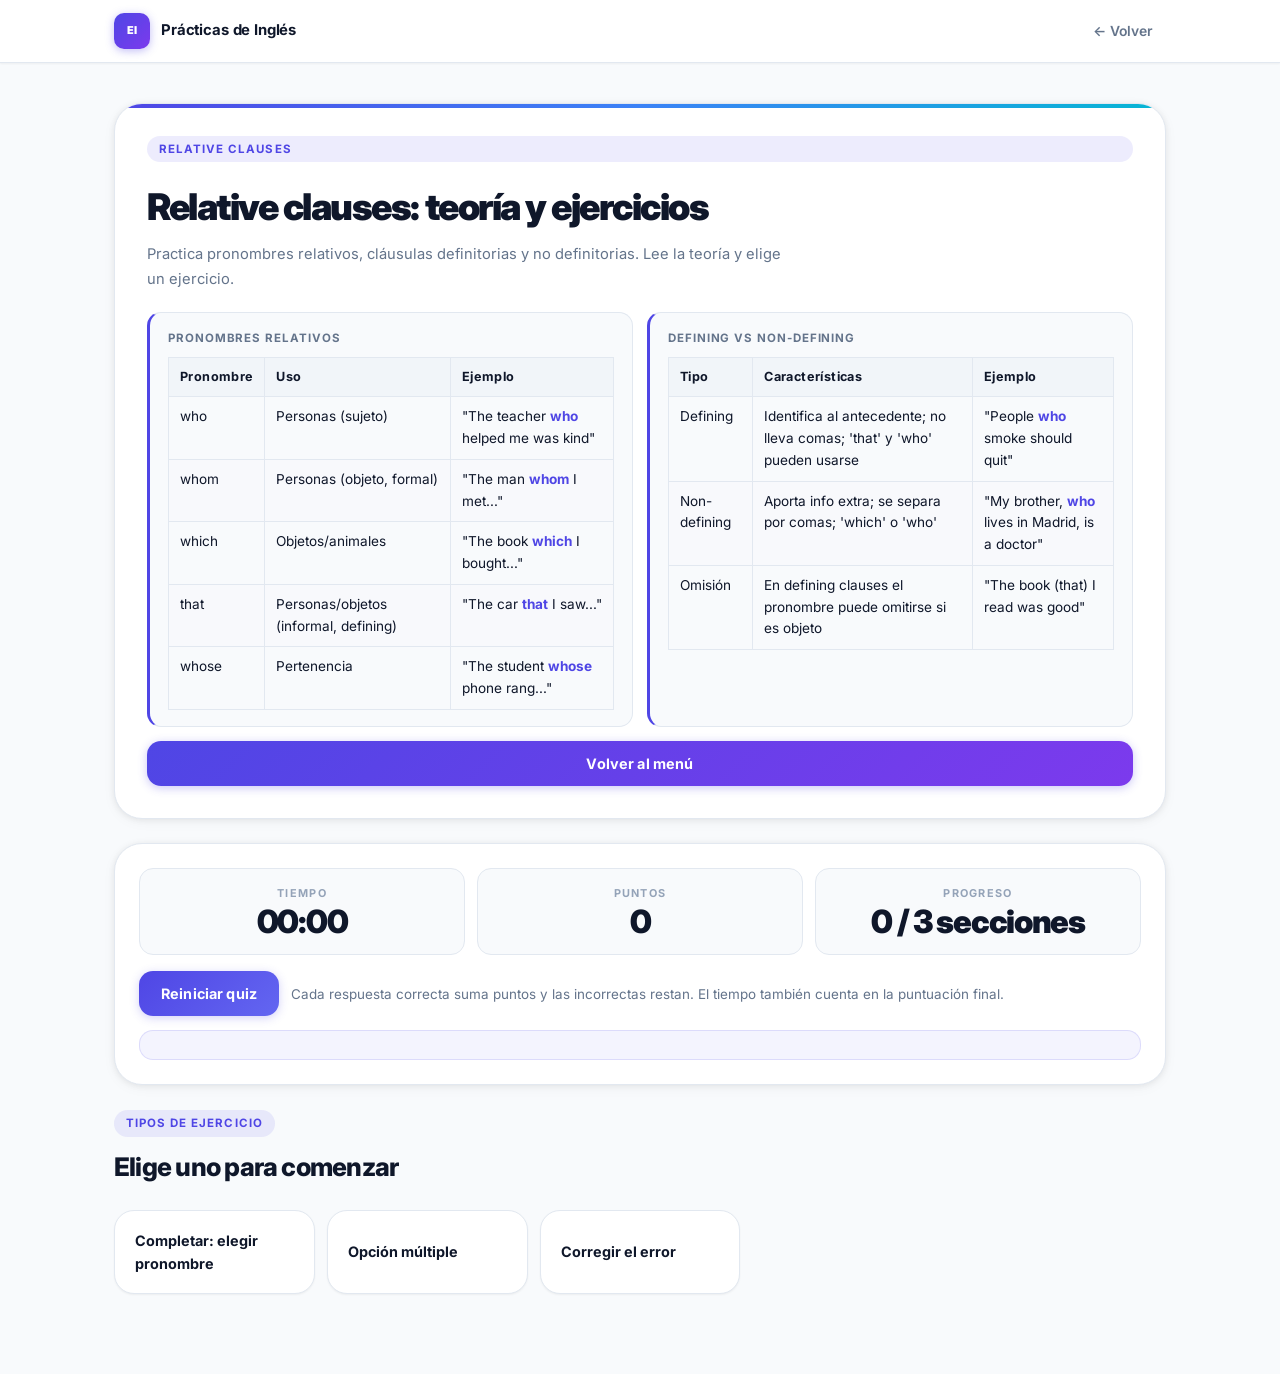
<file: pages/relative-clauses.html>
<!DOCTYPE html>
<html lang="es">
<head>
  <meta charset="UTF-8" />
  <meta name="viewport" content="width=device-width, initial-scale=1.0" />
  <title>Relative clauses | Prácticas de Inglés</title>
  <link rel="stylesheet" href="../css/styles.css" />
</head>
<body>
  <header class="site-header">
    <div class="header-inner">
      <div class="brand">
        <span class="brand-mark">EI</span>
        <strong>Prácticas de Inglés</strong>
      </div>
      <nav class="site-nav">
        <a href="../index.html">← Volver</a>
      </nav>
    </div>
  </header>

  <main class="page-container">
    <section class="hero-section">
      <div class="hero-copy">
        <span class="eyebrow">Relative clauses</span>
        <h1>Relative clauses: teoría y ejercicios</h1>
        <p>Practica pronombres relativos, cláusulas definitorias y no definitorias. Lee la teoría y elige un ejercicio.</p>
        <div class="hero-theory-group">
          <div class="theory-box">
            <strong>Pronombres relativos</strong>
            <table class="theory-table">
              <thead><tr><th>Pronombre</th><th>Uso</th><th>Ejemplo</th></tr></thead>
              <tbody>
                <tr><td>who</td><td>Personas (sujeto)</td><td>"The teacher <span class="change-mark">who</span> helped me was kind"</td></tr>
                <tr><td>whom</td><td>Personas (objeto, formal)</td><td>"The man <span class="change-mark">whom</span> I met..."</td></tr>
                <tr><td>which</td><td>Objetos/animales</td><td>"The book <span class="change-mark">which</span> I bought..."</td></tr>
                <tr><td>that</td><td>Personas/objetos (informal, defining)</td><td>"The car <span class="change-mark">that</span> I saw..."</td></tr>
                <tr><td>whose</td><td>Pertenencia</td><td>"The student <span class="change-mark">whose</span> phone rang..."</td></tr>
              </tbody>
            </table>
          </div>
          <div class="theory-box">
            <strong>Defining vs Non-defining</strong>
            <table class="theory-table">
              <thead><tr><th>Tipo</th><th>Características</th><th>Ejemplo</th></tr></thead>
              <tbody>
                <tr><td>Defining</td><td>Identifica al antecedente; no lleva comas; 'that' y 'who' pueden usarse</td><td>"People <span class="change-mark">who</span> smoke should quit"</td></tr>
                <tr><td>Non-defining</td><td>Aporta info extra; se separa por comas; 'which' o 'who'</td><td>"My brother, <span class="change-mark">who</span> lives in Madrid, is a doctor"</td></tr>
                <tr><td>Omisión</td><td>En defining clauses el pronombre puede omitirse si es objeto</td><td>"The book (that) I read was good"</td></tr>
              </tbody>
            </table>
          </div>
        </div>
        <a class="primary-button" href="../index.html">Volver al menú</a>
      </div>
    </section>

    <section class="quiz-panel">
      <div class="quiz-status">
        <div>
          <span>Tiempo</span>
          <strong id="timer">00:00</strong>
        </div>
        <div>
          <span>Puntos</span>
          <strong id="total-score">0</strong>
        </div>
        <div>
          <span>Progreso</span>
          <strong id="progress">0 / 3 secciones</strong>
        </div>
      </div>
      <div class="quiz-actions">
        <button class="submit-button" id="reset-quiz" type="button">Reiniciar quiz</button>
        <p class="quiz-info">Cada respuesta correcta suma puntos y las incorrectas restan. El tiempo también cuenta en la puntuación final.</p>
      </div>
      <div id="final-summary" class="exercise-summary" aria-live="polite"></div>
    </section>

    <section id="start-screen" class="exercise-section">
      <div class="section-header">
        <div>
          <span class="eyebrow">Tipos de ejercicio</span>
          <h2>Elige uno para comenzar</h2>
        </div>
      </div>
      <div class="section-chooser" id="section-chooser"></div>
    </section>

    <section id="quiz-screen" class="exercise-section hidden">
      <div class="section-header">
        <div>
          <span class="eyebrow" id="current-type-label">Ejercicio</span>
          <h2 id="current-question-title">Responde una pregunta a la vez</h2>
        </div>
      </div>
      <div id="question-area" class="exercise-form"></div>
      <div class="exercise-actions">
        <button class="submit-button" id="next-button" type="button">Comprobar y siguiente</button>
        <button class="submit-button secondary hidden" id="finish-button" type="button">Finalizar sección</button>
      </div>
      <div id="question-feedback" class="exercise-feedback" aria-live="polite"></div>
      <div id="section-summary" class="exercise-summary"></div>
      <div class="exercise-actions">
        <button class="submit-button hidden" id="choose-another" type="button">Elegir otro ejercicio</button>
      </div>
    </section>
  </main>

  <script>
    const exerciseSections = {
      gap: {
        label: 'Completar: elegir pronombre',
        theory: '<div class="theory-note">Recuerda: usa <strong>who</strong> para personas (sujeto), <strong>which</strong> para objetos/lugares, <strong>that</strong> en defining clauses, <strong>whose</strong> para pertenencia y <strong>when/where/why</strong> para tiempo, lugar y razón.</div>',
        type: 'text',
        items: [
          { prompt: 'The woman _____ lives next door is a teacher.', answer: ['who', 'that'], explanation: 'Persona sujeto en defining clause → who o that.' },
          { prompt: 'The book _____ I bought was expensive.', answer: ['that', 'which'], explanation: 'Objeto en defining clause → that o which.' },
          { prompt: 'The song _____ made me cry is by Adele.', answer: ['that', 'which'], explanation: 'Objeto en defining clause → that o which.' },
          { prompt: 'He is the artist _____ paintings we saw.', answer: 'whose', explanation: 'Pertenencia → whose (único válido).' },
          { prompt: 'This is the table _____ was in the old house.', answer: ['that', 'which'], explanation: 'Objeto en defining clause → that o which.' },
          { prompt: 'People _____ arrive late will not be admitted.', answer: ['who', 'that'], explanation: 'Personas en defining clause → who o that.' },
          { prompt: 'The town _____ we visited had beautiful parks.', answer: ['which', 'that'], explanation: 'Objeto en defining clause → which o that.' },
          { prompt: 'I met a woman _____ son is a pilot.', answer: 'whose', explanation: 'Pertenencia → whose (único válido).' },
          { prompt: 'The hotel _____ we stayed was on the beach.', answer: 'where', explanation: 'Lugar donde ocurre la acción → where ("we stayed at the hotel").' },
          { prompt: 'Do you remember the day _____ we met?', answer: 'when', explanation: 'Tiempo → when (único válido aquí).' },
          { prompt: 'The student _____ we chose to lead is very responsible.', answer: ['whom', 'who', 'that'], explanation: 'Objeto de la cláusula → whom (formal), who (informal) o that.' },
          { prompt: 'The road _____ leads to the lake is narrow.', answer: ['which', 'that'], explanation: 'Objeto en defining clause → which o that.' },
          { prompt: 'She invited the friends _____ she grew up with.', answer: ['who', 'whom', 'that'], explanation: 'Objeto de la cláusula → who, whom (formal) o that.' },
          { prompt: 'I remember the summer _____ we travelled to Greece.', answer: 'when', explanation: 'Tiempo → when (único válido aquí).' },
          { prompt: 'There is the house _____ roof needs repair.', answer: 'whose', explanation: 'Pertenencia → whose (único válido).' },
          { prompt: 'The doctor _____ treated me was very kind.', answer: ['who', 'that'], explanation: 'Persona sujeto en defining clause → who o that.' },
          { prompt: 'The poem _____ won the prize was touching.', answer: ['that', 'which'], explanation: 'Objeto en defining clause → that o which.' },
          { prompt: 'The shop _____ sells antiques closed yesterday.', answer: ['which', 'that'], explanation: 'Objeto en defining clause → which o that.' },
          { prompt: 'I will never forget the moment _____ she left.', answer: 'when', explanation: 'Tiempo → when (único válido aquí).' },
          { prompt: 'The students _____ exams were postponed are relieved.', answer: 'whose', explanation: 'Pertenencia → whose (único válido).' },
          { prompt: 'The film _____ we watched last night was great.', answer: ['which', 'that'], explanation: 'Objeto en defining clause → which o that.' },
          { prompt: 'This is the author _____ books I always read.', answer: 'whose', explanation: 'Pertenencia → whose (único válido).' },
          { prompt: 'The man _____ car was stolen reported it to the police.', answer: 'whose', explanation: 'Pertenencia → whose (único válido).' },
          { prompt: 'She is the teacher _____ teaches English.', answer: ['who', 'that'], explanation: 'Persona sujeto en defining clause → who o that.' },
          { prompt: 'The island _____ we explored had a lighthouse.', answer: ['which', 'that'], explanation: 'Objeto en defining clause → which o that.' },
          { prompt: 'I remember the year _____ my son was born.', answer: 'when', explanation: 'Tiempo → when (único válido aquí).' },
          { prompt: 'The case _____ he mentioned is still open.', answer: ['that', 'which'], explanation: 'Objeto en defining clause → that o which.' },
          { prompt: "The friend _____ I called didn't answer.", answer: ['whom', 'who', 'that'], explanation: 'Objeto de la cláusula → whom (formal), who (informal) o that.' },
          { prompt: 'She collects stamps _____ are rare.', answer: ['that', 'which'], explanation: 'Objeto en defining clause → that o which.' },
          { prompt: 'The cafe _____ serves the best coffee is near here.', answer: ['which', 'that'], explanation: 'Objeto en defining clause → which o that.' }
        ]
      },
      choice: {
        label: 'Opción múltiple',
        theory: '<div class="theory-note">Fíjate si la cláusula identifica al sustantivo (defining) o añade información extra (non-defining). En non-defining siempre hay comas y no se usa <strong>that</strong>.</div>',
        type: 'choice',
        items: [
          { prompt: 'She is the person _____ helped me yesterday.', options: ['who', 'which', 'that'], answer: ['a', 'c'], explanation: 'Persona sujeto en defining clause → who o that.' },
          { prompt: 'The car _____ he bought is blue.', options: ['who', 'which', 'whose'], answer: 'b', explanation: 'Objeto → which (único válido entre las opciones).' },
          { prompt: 'My cousin, _____ lives in London, is visiting.', options: ['who', 'that', 'which'], answer: 'a', explanation: 'Non-defining → who obligatorio (no se usa that con comas).' },
          { prompt: 'The students _____ homework is missing must stay.', options: ['that', 'whose', 'which'], answer: 'b', explanation: 'Pertenencia → whose (único válido).' },
          { prompt: 'I met a writer _____ won many awards.', options: ['who', 'which', 'where'], answer: 'a', explanation: 'Persona sujeto → who (único válido entre las opciones).' },
          { prompt: 'This is the museum _____ we saw the exhibition.', options: ['who', 'where', 'that'], answer: 'b', explanation: 'Lugar donde sucede la acción → where.' },
          { prompt: 'The day _____ we met was unforgettable.', options: ['when', 'that', 'which'], answer: ['a', 'b'], explanation: 'Tiempo → when (más preciso) o that (también válido en defining).' },
          { prompt: 'He joined the team _____ needed a goalkeeper.', options: ['which', 'who', 'where'], answer: 'a', explanation: 'Grupo/objeto → which (único válido entre las opciones).' },
          { prompt: 'Find the sentence _____ contains an error.', options: ['that', 'which', 'who'], answer: ['a', 'b'], explanation: 'Objeto en defining clause → that o which.' },
          { prompt: 'The house, _____ windows are broken, needs repair.', options: ['whose', 'that', 'who'], answer: 'a', explanation: 'Non-defining pertenencia → whose (no se usa that con comas).' },
          { prompt: 'The teacher _____ students complained retired.', options: ['who', 'that', 'whose'], answer: 'c', explanation: 'Pertenencia → whose (único válido).' },
          { prompt: 'I remember the restaurant _____ we ate together.', options: ['where', 'which', 'who'], answer: 'a', explanation: 'Lugar donde sucede la acción → where.' },
          { prompt: 'Choose the correct clause: The man _____ car was red.', options: ['which', 'whose', 'who'], answer: 'b', explanation: 'Pertenencia → whose (único válido).' },
          { prompt: 'This is the device _____ makes my work easier.', options: ['that', 'which', 'who'], answer: ['a', 'b'], explanation: 'Objeto en defining clause → that o which.' },
          { prompt: 'The time _____ we left was very early.', options: ['when', 'that', 'which'], answer: ['a', 'b'], explanation: 'Tiempo → when (más preciso) o that (también válido).' },
          { prompt: 'The player _____ scored the goal smiled.', options: ['who', 'which', 'that'], answer: ['a', 'c'], explanation: 'Persona sujeto en defining clause → who o that.' },
          { prompt: 'The book _____ I recommended is sold out.', options: ['who', 'which', 'that'], answer: ['b', 'c'], explanation: 'Objeto en defining clause → which o that.' },
          { prompt: 'The town _____ streets are very narrow.', options: ['where', 'whose', 'which'], answer: 'b', explanation: 'Pertenencia → whose (único válido).' },
          { prompt: 'The letter _____ arrived this morning was from my aunt.', options: ['which', 'who', 'where'], answer: 'a', explanation: 'Objeto → which (único válido entre las opciones).' },
          { prompt: 'The period _____ we studied was very intense.', options: ['when', 'which', 'that'], answer: ['a', 'c'], explanation: 'Tiempo → when (más preciso) o that (también válido).' },
          { prompt: 'The team _____ coach left reorganized quickly.', options: ['whose', 'who', 'which'], answer: 'a', explanation: 'Pertenencia → whose (único válido).' },
          { prompt: 'The dress _____ she bought was expensive.', options: ['that', 'which', 'who'], answer: ['a', 'b'], explanation: 'Objeto en defining clause → that o which.' },
          { prompt: 'The city _____ I grew up has changed a lot.', options: ['where', 'which', 'that'], answer: 'a', explanation: 'Lugar donde sucede la acción → where.' },
          { prompt: 'The author _____ novel won the prize is unknown.', options: ['whose', 'who', 'which'], answer: 'a', explanation: 'Pertenencia → whose (único válido).' },
          { prompt: 'He told the story _____ made everyone laugh.', options: ['that', 'which', 'who'], answer: ['a', 'b'], explanation: 'Objeto en defining clause → that o which.' },
          { prompt: 'The moment _____ I realized it was special.', options: ['when', 'which', 'that'], answer: ['a', 'c'], explanation: 'Tiempo → when (más preciso) o that (también válido).' },
          { prompt: 'The orchestra _____ conductor is famous performed last night.', options: ['whose', 'which', 'who'], answer: 'a', explanation: 'Pertenencia → whose (único válido).' },
          { prompt: 'The place _____ he described seemed magical.', options: ['which', 'where', 'that'], answer: ['a', 'c'], explanation: 'El lugar es el objeto del verbo "describe" → which o that (where sería incorrecto aquí).' },
          { prompt: 'The device _____ I use daily is slow.', options: ['that', 'which', 'who'], answer: ['a', 'b'], explanation: 'Objeto en defining clause → that o which.' },
          { prompt: 'The reason _____ she quit her job is still unclear.', options: ['why', 'when', 'which'], answer: 'a', explanation: 'Razón → why (único válido).' }
        ]
      },
      error: {
        label: 'Corregir el error',
        theory: '<div class="theory-note">En non-defining clauses no se usa <strong>that</strong> y siempre se separan por comas. Comprueba el pronombre relativo, las comas y la concordancia verbal.</div>',
        type: 'text',
        items: [
          { prompt: 'My aunt who lives in Madrid is a nurse.', answer: 'My aunt, who lives in Madrid, is a nurse.', explanation: 'Non-defining → comas necesarias.' },
          { prompt: 'The writer who books I like is famous.', answer: 'The writer whose books I like is famous.', explanation: 'Pertenencia → whose.' },
          { prompt: 'The car which was red belongs to Anna.', answer: 'The car, which was red, belongs to Anna.', explanation: 'Non-defining → añadir comas.' },
          { prompt: 'The city where I was born, is big.', answer: 'The city where I was born is big.', explanation: 'No hay coma antes de cláusula defining.' },
          { prompt: 'That teacher, who students like, won an award.', answer: 'That teacher, whom students like, won an award.', explanation: 'Objeto → whom (formal).' },
          { prompt: 'The time when we arrived, was late.', answer: 'The time when we arrived was late.', explanation: 'No coma en defining clause.' },
          { prompt: 'A film which made me cry was shown.', answer: ['A film that made me cry was shown.', 'A film which made me cry was shown.'], explanation: 'En defining clauses that es preferido en inglés informal, pero which también se acepta (especialmente en inglés británico).' },
          { prompt: 'My brother who lives in Paris is a doctor.', answer: 'My brother, who lives in Paris, is a doctor.', explanation: 'Non-defining → comas.' },
          { prompt: 'He is the singer, who won the prize.', answer: 'He is the singer who won the prize.', explanation: 'No coma si la cláusula es defining.' },
          { prompt: 'The students that homework was lost complained.', answer: 'The students whose homework was lost complained.', explanation: 'Pertenencia → whose.' },
          { prompt: 'The museum, which exhibits were modern, opened.', answer: 'The museum, whose exhibits were modern, opened.', explanation: 'Pertenencia → whose (con comas non-defining).' },
          { prompt: 'She visited the town which she grew up.', answer: 'She visited the town where she grew up.', explanation: 'Lugar → where.' },
          { prompt: 'A writer who books I love visited our school.', answer: 'A writer whose books I love visited our school.', explanation: 'Pertenencia → whose.' },
          { prompt: 'The day which we met was sunny.', answer: 'The day when we met was sunny.', explanation: 'Tiempo → when.' },
          { prompt: 'The car, that he bought, is new.', answer: 'The car that he bought is new.', explanation: 'No comas en defining clause y that en lugar de which.' },
          { prompt: 'The author which novel I read is unknown.', answer: 'The author whose novel I read is unknown.', explanation: 'Pertenencia → whose.' },
          { prompt: 'The place where we met, was crowded.', answer: 'The place where we met was crowded.', explanation: 'No coma en defining clause.' },
          { prompt: 'The boy who I saw in the park cried.', answer: ['The boy whom I saw in the park cried.', 'The boy who I saw in the park cried.'], explanation: 'Objeto → whom es la forma formal correcta; who también se acepta en inglés informal moderno.' },
          { prompt: 'The tool which I use daily is broken.', answer: ['The tool that I use daily is broken.', 'The tool which I use daily is broken.'], explanation: 'Objeto en defining clause → that es preferido, pero which también es válido.' },
          { prompt: 'Her sister who lives abroad is visiting.', answer: 'Her sister, who lives abroad, is visiting.', explanation: 'Non-defining → comas.' },
          { prompt: 'The team whose coach left, improved a lot.', answer: 'The team whose coach left improved a lot.', explanation: 'No coma en defining clause.' },
          { prompt: 'The moment when, we realized it was too late.', answer: 'The moment when we realized it was too late.', explanation: 'Eliminar coma errónea tras when.' },
          { prompt: 'The student who answers the question won.', answer: 'The student who answered the question won.', explanation: 'Concordancia verbal: pasado → answered.' },
          { prompt: 'My friend, whose dog barks all night, moved away.', answer: 'My friend, whose dog barks all night, moved away.', explanation: 'Correcto: non-defining con whose y comas.' },
          { prompt: 'The candidate who, we interviewed is very qualified.', answer: ['The candidate whom we interviewed is very qualified.', 'The candidate who we interviewed is very qualified.'], explanation: 'Eliminar la coma errónea. Objeto → whom (formal) o who (informal).' },
          { prompt: 'The house whose windows are blue needs paint.', answer: 'The house whose windows are blue needs paint.', explanation: 'Correcto: whose indica pertenencia.' },
          { prompt: 'He is the man whom I saw him yesterday.', answer: 'He is the man whom I saw yesterday.', explanation: 'Eliminar "him" redundante: whom ya actúa como objeto.' },
          { prompt: 'The city which I was born is very old.', answer: 'The city where I was born is very old.', explanation: 'Lugar → where, no which.' },
          { prompt: 'She is a doctor who her patients love her.', answer: 'She is a doctor whom her patients love.', explanation: 'Objeto → whom; eliminar "her" final redundante.' },
          { prompt: 'The reason which she left was personal.', answer: 'The reason why she left was personal.', explanation: 'Razón → why, no which.' }
        ]
      }
    };

    const quizState = {
      totalScore: 0,
      completedSections: 0,
      sectionResults: {},
      currentSection: null,
      currentIndex: 0,
      currentSectionScore: 0,
      sectionWrong: 0,
      sectionStartTime: 0,
      totalTimeSeconds: 0,
      questionChecked: false,
      shuffledItems: []
    };

    let timerInterval = null;

    function formatTime(seconds) {
      const m = String(Math.floor(seconds / 60)).padStart(2, '0');
      const s = String(seconds % 60).padStart(2, '0');
      return `${m}:${s}`;
    }

    function updateStatus() {
      const elapsed = quizState.sectionStartTime
        ? Math.floor((Date.now() - quizState.sectionStartTime) / 1000)
        : 0;
      document.getElementById('timer').textContent = formatTime(elapsed);
      document.getElementById('total-score').textContent = quizState.totalScore;
      document.getElementById('progress').textContent =
        `${quizState.completedSections} / ${Object.keys(exerciseSections).length} secciones`;
    }

    function startTimer() {
      if (timerInterval) clearInterval(timerInterval);
      quizState.sectionStartTime = Date.now();
      timerInterval = setInterval(updateStatus, 500);
      updateStatus();
    }

    function stopTimer() {
      if (timerInterval) { clearInterval(timerInterval); timerInterval = null; }
      if (quizState.sectionStartTime) {
        quizState.totalTimeSeconds += Math.floor((Date.now() - quizState.sectionStartTime) / 1000);
        quizState.sectionStartTime = 0;
      }
    }

    function normalizeText(text) {
      return text
        .toString()
        .normalize('NFD')
        .replace(/[̀-ͯ]/g, '')
        .replace(/[''""".,?¡!¿:;()\-]/g, '')
        .trim()
        .toLowerCase()
        .replace(/\s+/g, ' ');
    }

    function shuffleArray(arr) {
      const a = [...arr];
      for (let i = a.length - 1; i > 0; i--) {
        const j = Math.floor(Math.random() * (i + 1));
        [a[i], a[j]] = [a[j], a[i]];
      }
      return a;
    }

    function showStartScreen() {
      document.getElementById('start-screen').classList.remove('hidden');
      document.getElementById('quiz-screen').classList.add('hidden');
      document.getElementById('final-summary').textContent = '';
      document.getElementById('section-summary').textContent = '';
      document.getElementById('question-feedback').textContent = '';
      document.getElementById('choose-another').classList.add('hidden');
      document.getElementById('finish-button').classList.add('hidden');
      document.getElementById('next-button').textContent = 'Comprobar y siguiente';
    }

    function startSection(sectionKey) {
      quizState.currentSection = sectionKey;
      quizState.currentIndex = 0;
      quizState.currentSectionScore = 0;
      quizState.sectionWrong = 0;
      quizState.questionChecked = false;
      document.getElementById('start-screen').classList.add('hidden');
      document.getElementById('quiz-screen').classList.remove('hidden');
      document.getElementById('current-type-label').textContent = exerciseSections[sectionKey].label;
      document.getElementById('current-question-title').textContent = 'Responde una pregunta a la vez';
      document.getElementById('finish-button').classList.add('hidden');
      document.getElementById('next-button').classList.remove('hidden');
      quizState.shuffledItems = shuffleArray(exerciseSections[sectionKey].items);
      startTimer();
      showCurrentQuestion();
    }

    function showCurrentQuestion() {
      const sectionKey = quizState.currentSection;
      const section = exerciseSections[sectionKey];
      const item = quizState.shuffledItems[quizState.currentIndex];
      const questionArea = document.getElementById('question-area');
      const feedback = document.getElementById('question-feedback');

      questionArea.innerHTML = '';
      document.getElementById('section-summary').textContent = '';
      feedback.textContent = '';
      feedback.className = 'exercise-feedback';

      if (!item) return completeSection();

      const p = document.createElement('p');
      p.className = 'question-prompt';
      p.textContent = `${quizState.currentIndex + 1}. ${item.prompt}`;
      questionArea.appendChild(p);

      if (section.theory) {
        const t = document.createElement('div');
        t.className = 'theory-box';
        t.innerHTML = `<strong>Pista</strong>${section.theory}`;
        questionArea.appendChild(t);
      }

      if (section.type === 'choice') {
        const optionsDiv = document.createElement('div');
        optionsDiv.className = 'choice-options';
        item.options.forEach((option, index) => {
          const id = `opt-${quizState.currentIndex}-${index}`;
          const label = document.createElement('label');
          label.className = 'choice-label';
          const radio = document.createElement('input');
          radio.type = 'radio';
          radio.name = 'answer';
          radio.value = String.fromCharCode(97 + index);
          radio.id = id;
          radio.className = 'choice-input';
          const span = document.createElement('span');
          span.textContent = `${String.fromCharCode(97 + index)}) ${option}`;
          label.appendChild(radio);
          label.appendChild(span);
          optionsDiv.appendChild(label);
        });
        questionArea.appendChild(optionsDiv);
      } else {
        const input = document.createElement('input');
        input.type = 'text';
        input.className = 'exercise-input';
        input.id = 'answer-input';
        input.autocomplete = 'off';
        input.placeholder = 'Escribe tu respuesta aquí';
        questionArea.appendChild(input);
        input.focus();
      }

      const isLast = quizState.currentIndex === quizState.shuffledItems.length - 1;
      document.getElementById('next-button').textContent = isLast ? 'Comprobar y terminar' : 'Comprobar y siguiente';
      document.getElementById('finish-button').classList.add('hidden');
    }

    function evaluateAnswer() {
      const sectionKey = quizState.currentSection;
      const section = exerciseSections[sectionKey];
      const item = quizState.shuffledItems[quizState.currentIndex];
      const feedback = document.getElementById('question-feedback');
      const nextButton = document.getElementById('next-button');
      const isLast = quizState.currentIndex === quizState.shuffledItems.length - 1;

      if (!quizState.questionChecked) {
        let userAnswer = '';
        if (section.type === 'choice') {
          const selected = document.querySelector('input[name="answer"]:checked');
          userAnswer = selected ? selected.value : '';
        } else {
          const input = document.getElementById('answer-input');
          userAnswer = input ? normalizeText(input.value) : '';
        }

        const answers = Array.isArray(item.answer) ? item.answer : [item.answer];
        let correct = false;
        if (section.type === 'choice') {
          correct = answers.includes(userAnswer);
        } else {
          correct = answers.some(a => normalizeText(a) === userAnswer);
        }

        const explanation = item.explanation || '';
        let correctDisplay;
        if (section.type === 'choice') {
          correctDisplay = answers.map(a => `${a}) ${item.options[a.charCodeAt(0) - 97]}`).join(' / ');
        } else {
          correctDisplay = answers.join(' / ');
        }

        if (correct) {
          quizState.totalScore += 12;
          quizState.currentSectionScore += 12;
          feedback.textContent = `Correcto. +12 puntos. ${explanation}`;
          feedback.className = 'exercise-feedback correct visible';
        } else {
          quizState.totalScore -= 5;
          quizState.sectionWrong += 1;
          const plural = answers.length > 1 ? 's válidas' : ' correcta';
          feedback.textContent = `Incorrecto. Respuesta${plural}: "${correctDisplay}". -5 puntos. ${explanation}`;
          feedback.className = 'exercise-feedback wrong visible';
        }

        quizState.questionChecked = true;
        nextButton.textContent = isLast ? 'Finalizar sección' : 'Siguiente pregunta';
        updateStatus();
        return;
      }

      quizState.currentIndex += 1;
      quizState.questionChecked = false;
      if (isLast) {
        completeSection();
      } else {
        showCurrentQuestion();
      }
    }

    function completeSection() {
      const elapsed = quizState.sectionStartTime
        ? Math.floor((Date.now() - quizState.sectionStartTime) / 1000)
        : 0;
      const sectionLen = quizState.shuffledItems.length;
      const timeBonus = Math.max(0, Math.round(sectionLen * 3 - elapsed * 0.5));
      stopTimer();
      quizState.totalScore += timeBonus;
      quizState.completedSections += 1;
      quizState.sectionResults[quizState.currentSection] = true;

      const summary = document.getElementById('section-summary');
      summary.textContent = `Sección finalizada. Puntos: ${quizState.currentSectionScore}. Tiempo: ${formatTime(elapsed)}. Bonificación rapidez: +${timeBonus}. Errores: ${quizState.sectionWrong}.`;

      document.getElementById('choose-another').classList.remove('hidden');
      document.getElementById('next-button').classList.add('hidden');
      document.getElementById('finish-button').classList.add('hidden');
      updateStatus();
      try {
        const storageKey = 'noelia_' + location.pathname.replace(/.*\//, '').replace('.html', '');
        const stored = JSON.parse(localStorage.getItem(storageKey) || '{}');
        const sec = quizState.currentSection;
        if (!stored[sec]) stored[sec] = { best: 0, attempts: 0 };
        if (quizState.currentSectionScore > stored[sec].best) stored[sec].best = quizState.currentSectionScore;
        stored[sec].attempts += 1;
        stored[sec].last = new Date().toLocaleDateString('es-ES');
        localStorage.setItem(storageKey, JSON.stringify(stored));
        renderSectionChooser();
      } catch(e) {}
      showStartScreen();
    }

    function finishSectionEarly() {
      completeSection();
    }

    function resetQuiz() {
      stopTimer();
      quizState.totalScore = 0;
      quizState.completedSections = 0;
      quizState.sectionResults = {};
      quizState.currentSection = null;
      quizState.currentIndex = 0;
      quizState.currentSectionScore = 0;
      quizState.sectionWrong = 0;
      quizState.questionChecked = false;
      document.getElementById('next-button').classList.remove('hidden');
      document.getElementById('finish-button').classList.add('hidden');
      showStartScreen();
      updateStatus();
    }

    function renderSectionChooser() {
      const chooser = document.getElementById('section-chooser');
      chooser.innerHTML = '';
      let storedData = {};
      try {
        const storageKey = 'noelia_' + location.pathname.replace(/.*\//, '').replace('.html', '');
        storedData = JSON.parse(localStorage.getItem(storageKey) || '{}');
      } catch(e) {}
      Object.keys(exerciseSections).forEach((key) => {
        const card = document.createElement('button');
        card.type = 'button';
        card.className = 'section-card';
        card.textContent = exerciseSections[key].label;
        if (storedData[key]) {
          const info = document.createElement('small');
          info.style.cssText = 'display:block;font-size:0.75em;opacity:0.8;margin-top:4px;';
          info.textContent = `Mejor: ${storedData[key].best} pts · ${storedData[key].attempts} vez${storedData[key].attempts !== 1 ? 'ces' : ''}`;
          card.appendChild(info);
        }
        card.addEventListener('click', () => startSection(key));
        chooser.appendChild(card);
      });
    }

    document.addEventListener('DOMContentLoaded', () => {
      renderSectionChooser();
      document.getElementById('reset-quiz').addEventListener('click', resetQuiz);
      document.getElementById('next-button').addEventListener('click', evaluateAnswer);
      document.getElementById('finish-button').addEventListener('click', finishSectionEarly);
      document.getElementById('choose-another').addEventListener('click', showStartScreen);
    });
  </script>
</body>
</html>
</file>
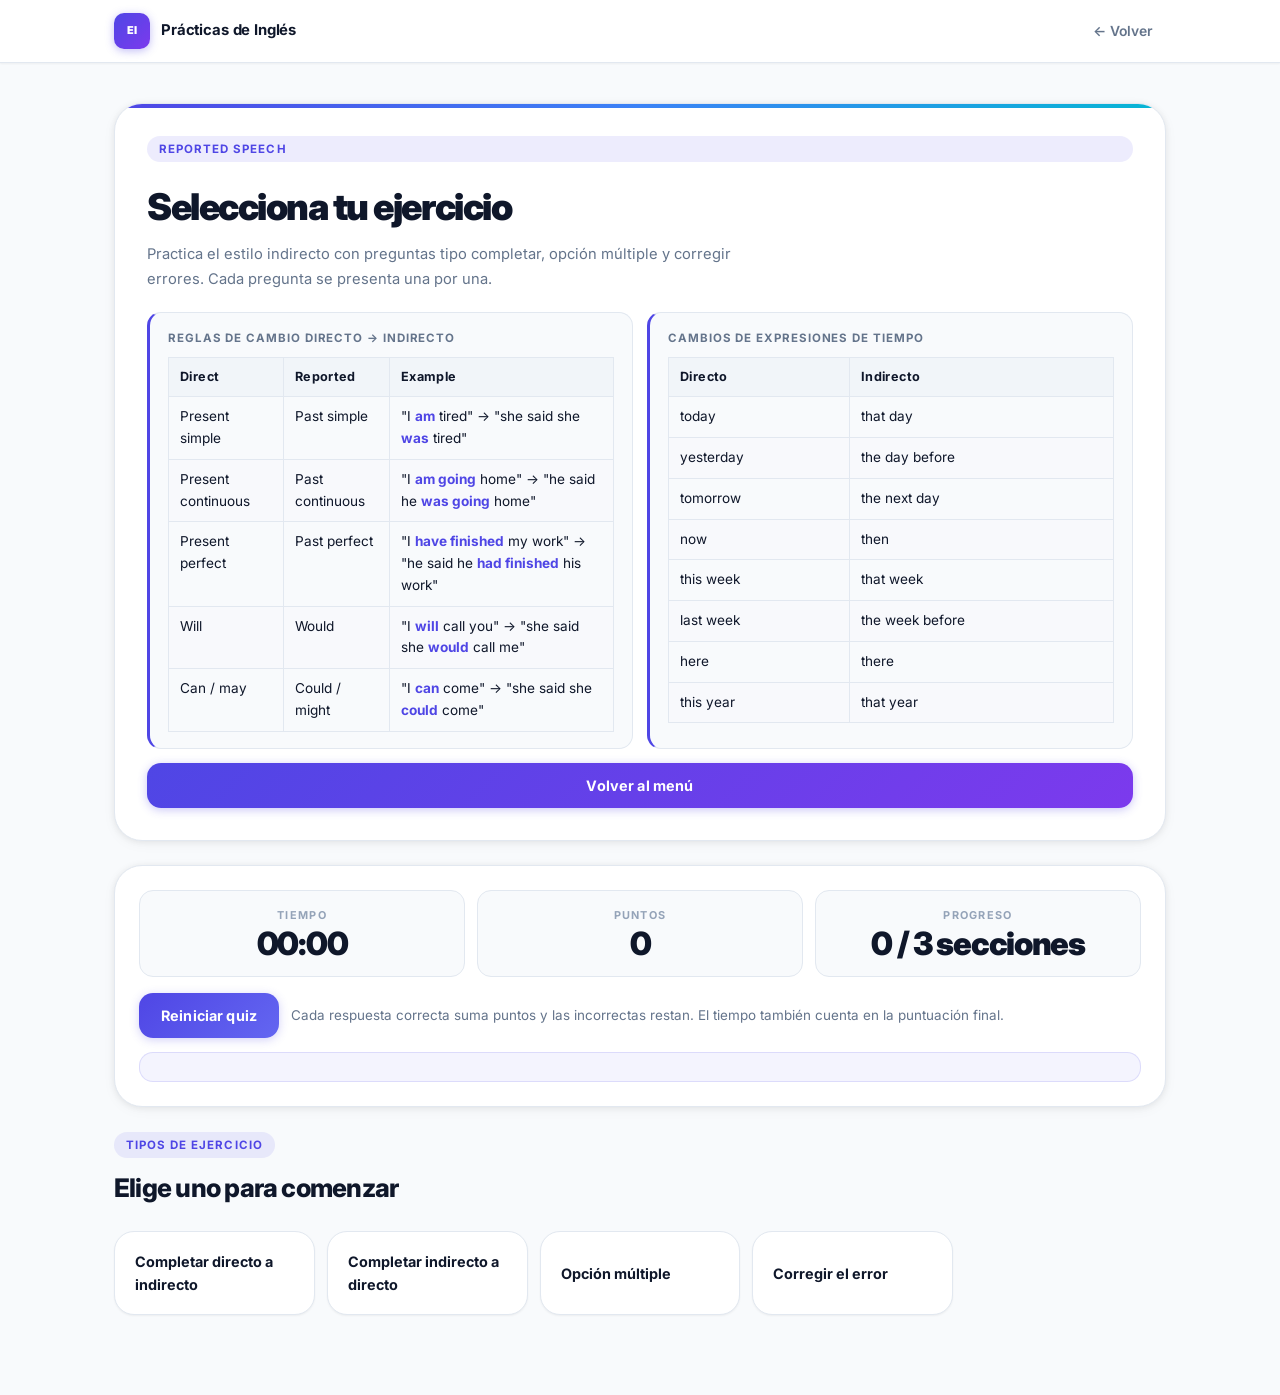
<file: pages/reported-speech.html>
<!DOCTYPE html>
<html lang="es">
<head>
  <meta charset="UTF-8" />
  <meta name="viewport" content="width=device-width, initial-scale=1.0" />
  <title>Reported speech | Prácticas de Inglés</title>
  <link rel="stylesheet" href="../css/styles.css" />
</head>
<body>
  <header class="site-header">
    <div class="header-inner">
      <div class="brand">
        <span class="brand-mark">EI</span>
        <strong>Prácticas de Inglés</strong>
      </div>
      <nav class="site-nav">
        <a href="../index.html">← Volver</a>
      </nav>
    </div>
  </header>

  <main class="page-container">
    <section class="hero-section">
      <div class="hero-copy">
        <span class="eyebrow">Reported speech</span>
        <h1>Selecciona tu ejercicio</h1>
        <p>Practica el estilo indirecto con preguntas tipo completar, opción múltiple y corregir errores. Cada pregunta se presenta una por una.</p>
        <div class="hero-theory-group">
          <div class="theory-box">
            <strong>Reglas de cambio directo → indirecto</strong>
            <table class="theory-table">
              <thead>
                <tr><th>Direct</th><th>Reported</th><th>Example</th></tr>
              </thead>
              <tbody>
                <tr><td>Present simple</td><td>Past simple</td><td>"I <span class="change-mark">am</span> tired" → "she said she <span class="change-mark">was</span> tired"</td></tr>
                <tr><td>Present continuous</td><td>Past continuous</td><td>"I <span class="change-mark">am going</span> home" → "he said he <span class="change-mark">was going</span> home"</td></tr>
                <tr><td>Present perfect</td><td>Past perfect</td><td>"I <span class="change-mark">have finished</span> my work" → "he said he <span class="change-mark">had finished</span> his work"</td></tr>
                <tr><td>Will</td><td>Would</td><td>"I <span class="change-mark">will</span> call you" → "she said she <span class="change-mark">would</span> call me"</td></tr>
                <tr><td>Can / may</td><td>Could / might</td><td>"I <span class="change-mark">can</span> come" → "she said she <span class="change-mark">could</span> come"</td></tr>
              </tbody>
            </table>
          </div>
          <div class="theory-box">
            <strong>Cambios de expresiones de tiempo</strong>
            <table class="theory-table">
              <thead>
                <tr><th>Directo</th><th>Indirecto</th></tr>
              </thead>
              <tbody>
                <tr><td>today</td><td>that day</td></tr>
                <tr><td>yesterday</td><td>the day before</td></tr>
                <tr><td>tomorrow</td><td>the next day</td></tr>
                <tr><td>now</td><td>then</td></tr>
                <tr><td>this week</td><td>that week</td></tr>
                <tr><td>last week</td><td>the week before</td></tr>
                <tr><td>here</td><td>there</td></tr>
                <tr><td>this year</td><td>that year</td></tr>
              </tbody>
            </table>
          </div>
        </div>
        <a class="primary-button" href="../index.html">Volver al menú</a>
      </div>
    </section>

    <section class="quiz-panel">
      <div class="quiz-status">
        <div>
          <span>Tiempo</span>
          <strong id="timer">00:00</strong>
        </div>
        <div>
          <span>Puntos</span>
          <strong id="total-score">0</strong>
        </div>
        <div>
          <span>Progreso</span>
          <strong id="progress">0 / 3 secciones</strong>
        </div>
      </div>
      <div class="quiz-actions">
        <button class="submit-button" id="reset-quiz" type="button">Reiniciar quiz</button>
        <p class="quiz-info">Cada respuesta correcta suma puntos y las incorrectas restan. El tiempo también cuenta en la puntuación final.</p>
      </div>
      <div id="final-summary" class="exercise-summary" aria-live="polite"></div>
    </section>

    <section id="start-screen" class="exercise-section">
      <div class="section-header">
        <div>
          <span class="eyebrow">Tipos de ejercicio</span>
          <h2>Elige uno para comenzar</h2>
        </div>
      </div>
      <div class="section-chooser" id="section-chooser"></div>
    </section>

    <section id="quiz-screen" class="exercise-section hidden">
      <div class="section-header">
        <div>
          <span class="eyebrow" id="current-type-label">Ejercicio</span>
          <h2 id="current-question-title">Responde la siguiente pregunta</h2>
        </div>
      </div>
      <div id="question-area" class="exercise-form"></div>
      <div class="exercise-actions">
        <button class="submit-button" id="next-button" type="button">Comprobar y siguiente</button>
        <button class="submit-button secondary hidden" id="finish-button" type="button">Finalizar sección</button>
      </div>
      <div id="question-feedback" class="exercise-feedback" aria-live="polite"></div>
      <div id="section-summary" class="exercise-summary"></div>
      <div class="exercise-actions">
        <button class="submit-button hidden" id="choose-another" type="button">Elegir otro ejercicio</button>
      </div>
    </section>
  </main>

  <script>
    const exerciseSections = {
      gap: {
        label: 'Completar directo a indirecto',
        theory: '<table class="theory-table"><thead><tr><th>Direct</th><th>Reported</th><th>Example</th></tr></thead><tbody><tr><td>Present simple</td><td>Past simple</td><td>"I <span class=\"change-mark\">am</span> tired" → "she said she <span class=\"change-mark\">was</span> tired"</td></tr><tr><td>Present continuous</td><td>Past continuous</td><td>"I <span class=\"change-mark\">am going</span> home" → "he said he <span class=\"change-mark\">was going</span> home"</td></tr><tr><td>Present perfect</td><td>Past perfect</td><td>"I <span class=\"change-mark\">have finished</span> my work" → "he said he <span class=\"change-mark\">had finished</span> his work"</td></tr><tr><td>Will</td><td>Would</td><td>"I <span class=\"change-mark\">will</span> call you" → "she said she <span class=\"change-mark\">would</span> call me"</td></tr><tr><td>Can / may</td><td>Could / might</td><td>"I <span class=\"change-mark\">can</span> come" → "she said she <span class=\"change-mark\">could</span> come"</td></tr></tbody></table><div class="theory-note"><strong>También:</strong> los pronombres cambian, las expresiones de tiempo se transforman (today → that day), "that" es opcional, los verbos introductorios en presente pueden mantener el mismo tiempo, las preguntas indirectas usan el orden normal y los mandatos se expresan con "to" + infinitivo.</div>',
      type: 'text',
        items: [
          { prompt: 'Direct speech: "I am tired," she said. Reported speech: She said that she ______ tired.', answer: 'was', explanation: 'En estilo indirecto, el presente se convierte en pasado simple.' },
          { prompt: 'Direct speech: "I have finished my work," he said. Reported speech: He said that he ______ finished his work.', answer: 'had', explanation: 'En reported speech, present perfect cambia a past perfect.' },
          { prompt: 'Direct speech: "I will call you later," she said. Reported speech: She said that she ______ call me later.', answer: 'would', explanation: 'El futuro simple se convierte en would en estilo indirecto.' },
          { prompt: 'Direct speech: "I am going home," he said. Reported speech: He said that he ______ going home.', answer: 'was', explanation: 'El presente continuo cambia a past continuous.' },
          { prompt: 'Direct speech: "I have been working hard," she said. Reported speech: She said that she ______ been working hard.', answer: 'had', explanation: 'El present perfect continuous se transforma en past perfect continuous.' },
          { prompt: 'Direct speech: "I can’t come tomorrow," she said. Reported speech: She said that she ______ come tomorrow.', answer: 'could', explanation: 'El modal can cambia a could en estilo indirecto.' },
          { prompt: 'Direct speech: "I may join you later," he said. Reported speech: He said that he ______ join us later.', answer: 'might', explanation: 'May cambia a might en reported speech con cambio de tiempo.' },
          { prompt: 'Direct speech: "I am buying a ticket," she said. Reported speech: She said that she ______ buying a ticket.', answer: 'was', explanation: 'El presente continuo cambia a pasado continuo en estilo indirecto.' },
          { prompt: 'Direct speech: "I have never seen that film," he said. Reported speech: He said that he ______ never seen that film.', answer: 'had', explanation: 'El present perfect se convierte en past perfect con never.' },
          { prompt: 'Direct speech: "I will be there at six," she said. Reported speech: She said that she ______ be there at six.', answer: 'would', explanation: 'El futuro simple del orador directo cambia a would en estilo indirecto.' }
        ]
      },
      gapReverse: {
        label: 'Completar indirecto a directo',
        theory: '<table class="theory-table"><thead><tr><th>Reported</th><th>Direct</th><th>Example</th></tr></thead><tbody><tr><td>Past simple</td><td>Present simple</td><td>"She said she <span class=\"change-mark\">was</span> tired" → "She said, \'I <span class=\"change-mark\">am</span> tired\'"</td></tr><tr><td>Past continuous</td><td>Present continuous</td><td>"He said he <span class=\"change-mark\">was going</span> home" → "He said, \'I <span class=\"change-mark\">am going</span> home\'"</td></tr><tr><td>Past perfect</td><td>Present perfect</td><td>"He said he <span class=\"change-mark\">had finished</span> his work" → "He said, \'I <span class=\"change-mark\">have finished</span> my work\'"</td></tr><tr><td>Would</td><td>Will</td><td>"She said she <span class=\"change-mark\">would</span> call me" → "She said, \'I <span class=\"change-mark\">will</span> call you\'"</td></tr><tr><td>Could / might</td><td>Can / may</td><td>"He said he <span class=\"change-mark\">could</span> come" → "He said, \'I <span class=\"change-mark\">can</span> come\'"</td></tr></tbody></table><div class="theory-note"><strong>También:</strong> los pronombres cambian, las expresiones de tiempo se transforman (today → that day), "that" es opcional, los verbos introductorios en presente pueden mantener el mismo tiempo, las preguntas indirectas usan el orden normal y los mandatos se expresan con "to" + infinitivo.</div>',

        items: [
          { prompt: 'Reported speech: She said that she was tired. Direct speech: She said, "I ______ tired."', answer: 'am', explanation: 'Al pasar a estilo directo, el pasado simple vuelve a presente simple cuando el verbo de introducción está en pasado.' },
          { prompt: 'Reported speech: He said that he had finished his work. Direct speech: He said, "I ______ finished my work."', answer: 'have', explanation: 'El past perfect en estilo indirecto vuelve a present perfect en directo.' },
          { prompt: 'Reported speech: She said that she would call me later. Direct speech: She said, "I ______ call you later."', answer: 'will', explanation: 'Would en estilo indirecto se convierte en will en estilo directo.' },
          { prompt: 'Reported speech: He said that he was going home. Direct speech: He said, "I ______ going home."', answer: 'am', explanation: 'El pasado continuo en estilo indirecto vuelve a presente continuo en directo.' },
          { prompt: 'Reported speech: She said that she had been working hard. Direct speech: She said, "I ______ been working hard."', answer: 'have', explanation: 'El past perfect continuous se convierte en present perfect continuous en estilo directo.' },
          { prompt: 'Reported speech: She said that she could not come tomorrow. Direct speech: She said, "I ______ come tomorrow."', answer: 'can', explanation: 'Could en estilo indirecto vuelve a can en estilo directo.' },
          { prompt: 'Reported speech: He said that he might join us later. Direct speech: He said, "I ______ join you later."', answer: 'may', explanation: 'Might en estilo indirecto se convierte en may en estilo directo.' },
          { prompt: 'Reported speech: She said that she was cooking dinner. Direct speech: She said, "I ______ cooking dinner."', answer: 'am', explanation: 'El pasado continuo indirecto vuelve a presente continuo directo.' },
          { prompt: 'Reported speech: They said that they had seen that movie. Direct speech: They said, "We ______ seen that movie."', answer: 'have', explanation: 'El past perfect se convierte en present perfect en el estilo directo.' },
          { prompt: 'Reported speech: He said that he would help me. Direct speech: He said, "I ______ help you."', answer: 'will', explanation: 'El would en indirecto vuelve a will en directo.' }
        ]
      },
      choice: {
        label: 'Opción múltiple',
        theory: '<table class="theory-table"><thead><tr><th>Type</th><th>Change</th><th>Example</th></tr></thead><tbody><tr><td>Present simple</td><td>Past simple</td><td>"I <span class=\"change-mark\">am</span> tired" → "He said he <span class=\"change-mark\">was</span> tired"</td></tr><tr><td>Present continuous</td><td>Past continuous</td><td>"I <span class=\"change-mark\">am visiting</span> my aunt" → "She said she <span class=\"change-mark\">was visiting</span> her aunt"</td></tr><tr><td>Present perfect</td><td>Past perfect</td><td>"I <span class=\"change-mark\">have lost</span> my keys" → "He said he <span class=\"change-mark\">had lost</span> his keys"</td></tr><tr><td>Will / can / may</td><td>Would / could / might</td><td>"I <span class=\"change-mark\">may</span> arrive" → "He said he <span class=\"change-mark\">might</span> arrive"</td></tr></tbody></table><div class="theory-note"><strong>También:</strong> los pronombres cambian, las expresiones de tiempo se transforman (today → that day), "that" es opcional, los verbos introductorios en presente pueden mantener el mismo tiempo, las preguntas indirectas usan el orden normal y los mandatos se expresan con "to" + infinitivo.</div>',
        items: [
          { prompt: 'He said: "I have lost my keys." Reported speech: He said that he ____ lost his keys.', options: ['has', 'had', 'have'], answer: 'b', explanation: 'El present perfect se convierte en past perfect en estilo indirecto.' },
          { prompt: 'She said: "I am visiting my aunt." Reported speech: She said that she ____ visiting her aunt.', options: ['is', 'was', 'will'], answer: 'b', explanation: 'El presente continuo cambia a pasado continuo.' },
          { prompt: 'They said: "We will finish tomorrow." Reported speech: They said that they ____ finish tomorrow.', options: ['would', 'will', 'could'], answer: 'a', explanation: 'El futuro simple reportado se convierte en would.' },
          { prompt: 'He said: "I can speak French." Reported speech: He said that he ____ speak French.', options: ['could', 'can', 'would'], answer: 'a', explanation: 'El modal can cambia a could en estilo indirecto.' },
          { prompt: 'She said: "I have been waiting here." Reported speech: She said that she ____ been waiting here.', options: ['had', 'has', 'have'], answer: 'a', explanation: 'El present perfect continuous se pasa a past perfect continuous.' },
          { prompt: 'He said: "I may arrive late." Reported speech: He said that he ____ arrive late.', options: ['might', 'may', 'must'], answer: 'a', explanation: 'May cambia a might en estilo indirecto para mantener el significado de posibilidad.' },
          { prompt: 'She said: "I am tired." Reported speech: She said that she ____ tired.', options: ['was', 'is', 'will'], answer: 'a', explanation: 'El presente simple se traslada a pasado simple.' },
          { prompt: 'They said: "We have seen that movie." Reported speech: They said that they ____ seen that movie.', options: ['had', 'have', 'has'], answer: 'a', explanation: 'El present perfect se convierte en past perfect en reported speech.' },
          { prompt: 'He said: "I will help you." Reported speech: He said that he ____ help me.', options: ['would', 'will', 'can'], answer: 'a', explanation: 'El futuro simple directo pasa a would en estilo indirecto.' },
          { prompt: 'She said: "I am cooking dinner." Reported speech: She said that she ____ cooking dinner.', options: ['was', 'is', 'will'], answer: 'a', explanation: 'El presente continuo cambia a pasado continuo en estilo indirecto.' }
        ]
      },
      error: {
        label: 'Corregir el error',
        theory: '<div class="theory-note"><strong>También:</strong> los pronombres cambian, las expresiones de tiempo se transforman (today → that day), "that" es opcional, los verbos introductorios en presente pueden mantener el mismo tiempo, las preguntas indirectas usan el orden normal y los mandatos se expresan con "to" + infinitivo.</div>',

        items: [
          { prompt: 'Direct speech: "I am hungry," he said. Reported speech: He said that he is hungry.', answer: 'He said that he was hungry.', explanation: 'Cuando el verbo introductorio está en pasado, el presente se cambia a pasado.' },
          { prompt: 'Direct speech: "I have been waiting," she said. Reported speech: She said that she has been waiting.', answer: 'She said that she had been waiting.', explanation: 'El present perfect continuous cambia a past perfect continuous.' },
          { prompt: 'Direct speech: "I can’t come," he said. Reported speech: He said that he can’t come.', answer: 'He said that he couldn’t come.', explanation: 'El modal can en estilo directo cambia a couldn’t en estilo indirecto.' },
          { prompt: 'Direct speech: "I will arrive soon," she said. Reported speech: She said that she will arrive soon.', answer: 'She said that she would arrive soon.', explanation: 'El future simple se transforma en would en reported speech.' },
          { prompt: 'Direct speech: "I am reading a book," he said. Reported speech: He said that he am reading a book.', answer: 'He said that he was reading a book.', explanation: 'El presente continuo cambia a pasado continuo.' },
          { prompt: 'Direct speech: "I have seen that film," she said. Reported speech: She said that she have seen that film.', answer: 'She said that she had seen that film.', explanation: 'El present perfect en estilo directo pasa a past perfect.' },
          { prompt: 'Direct speech: "I may come later," he said. Reported speech: He said that he may come later.', answer: 'He said that he might come later.', explanation: 'May cambia a might en estilo indirecto para mantener la posibilidad en pasado.' },
          { prompt: 'Direct speech: "We are leaving now," they said. Reported speech: They said that they are leaving now.', answer: 'They said that they were leaving now.', explanation: 'El presente continuo se convierte en pasado continuo cuando el verbo introductorio está en pasado.' },
          { prompt: 'Direct speech: "I must finish this," she said. Reported speech: She said that she must finish this.', answer: 'She said that she had to finish this.', explanation: 'Must suele cambiar a had to en estilo indirecto pasado.' },
          { prompt: 'Direct speech: "I am going to study," he said. Reported speech: He said that he is going to study.', answer: 'He said that he was going to study.', explanation: 'El going to en presente cambia a was going to en estilo indirecto pasado.' }
        ]
      }
    };

    const quizState = {
      startTime: 0,
      totalScore: 0,
      completedSections: 0,
      sectionResults: {},
      currentSection: null,
      currentIndex: 0,
      currentSectionScore: 0,
      sectionWrong: 0,
      sectionStartTime: 0,
      totalTimeSeconds: 0,
      questionChecked: false,
      shuffledItems: []
    };

    let timerInterval = null;

    function formatTime(seconds) {
      const minutes = String(Math.floor(seconds / 60)).padStart(2, '0');
      const remaining = String(seconds % 60).padStart(2, '0');
      return `${minutes}:${remaining}`;
    }

    function updateStatus() {
      const elapsedSeconds = quizState.sectionStartTime ? Math.floor((Date.now() - quizState.sectionStartTime) / 1000) : 0;
      document.getElementById('timer').textContent = formatTime(elapsedSeconds);
      document.getElementById('total-score').textContent = quizState.totalScore;
      document.getElementById('progress').textContent = `${quizState.completedSections} / ${Object.keys(exerciseSections).length} secciones`;
    }

    function startTimer() {
      if (timerInterval) clearInterval(timerInterval);
      quizState.sectionStartTime = Date.now();
      timerInterval = setInterval(updateStatus, 500);
      updateStatus();
    }

    function stopTimer() {
      if (timerInterval) {
        clearInterval(timerInterval);
        timerInterval = null;
      }

      if (quizState.sectionStartTime) {
        quizState.totalTimeSeconds += Math.floor((Date.now() - quizState.sectionStartTime) / 1000);
        quizState.sectionStartTime = 0;
      }
    }

    function normalizeText(text) {
      return text
        .toString()
        .normalize('NFD')
        .replace(/[\u0300-\u036f]/g, '')
        .replace(/[’'”“".,?¡!¿:;-]/g, '')
        .trim()
        .toLowerCase()
        .replace(/\s+/g, ' ');
    }

    function shuffleArray(arr) {
      const a = [...arr];
      for (let i = a.length - 1; i > 0; i--) {
        const j = Math.floor(Math.random() * (i + 1));
        [a[i], a[j]] = [a[j], a[i]];
      }
      return a;
    }

    function showStartScreen() {
      document.getElementById('start-screen').classList.remove('hidden');
      document.getElementById('quiz-screen').classList.add('hidden');
      document.getElementById('final-summary').textContent = '';
      document.getElementById('section-summary').textContent = '';
      document.getElementById('question-feedback').textContent = '';
      document.getElementById('choose-another').classList.add('hidden');
      document.getElementById('finish-button').classList.add('hidden');
      document.getElementById('next-button').textContent = 'Comprobar y siguiente';
    }

    function startSection(sectionKey) {
      quizState.currentSection = sectionKey;
      quizState.currentIndex = 0;
      quizState.currentSectionScore = 0;
      quizState.sectionWrong = 0;
      quizState.questionChecked = false;
      document.getElementById('start-screen').classList.add('hidden');
      document.getElementById('quiz-screen').classList.remove('hidden');
      document.getElementById('current-type-label').textContent = exerciseSections[sectionKey].label;
      document.getElementById('current-question-title').textContent = 'Responde una pregunta a la vez';
      document.getElementById('finish-button').classList.add('hidden');
      document.getElementById('next-button').classList.remove('hidden');
      quizState.shuffledItems = shuffleArray(exerciseSections[sectionKey].items);
      startTimer();
      showCurrentQuestion();
    }

    function showCurrentQuestion() {
      const sectionKey = quizState.currentSection;
      const section = exerciseSections[sectionKey];
      const item = quizState.shuffledItems[quizState.currentIndex];
      const questionArea = document.getElementById('question-area');
      const feedback = document.getElementById('question-feedback');
      questionArea.innerHTML = '';
      document.getElementById('section-summary').textContent = '';
      feedback.textContent = '';
      feedback.classList.remove('visible', 'correct', 'wrong');

      if (!item) {
        return completeSection();
      }

      const prompt = document.createElement('p');
      prompt.className = 'question-prompt';
      prompt.textContent = `${quizState.currentIndex + 1}. ${item.prompt}`;
      questionArea.appendChild(prompt);

      if (section.theory) {
        const theory = document.createElement('div');
        theory.className = 'theory-box';
        theory.innerHTML = `<strong>Teoría</strong><div class="theory-content">${section.theory}</div>`;
        questionArea.appendChild(theory);
      }

      if (section.type === 'choice') {
        const options = document.createElement('div');
        options.className = 'choice-options';
        item.options.forEach((option, index) => {
          const optionId = `choice-${quizState.currentIndex}-${index}`;
          const label = document.createElement('label');
          label.className = 'choice-label';

          const radio = document.createElement('input');
          radio.type = 'radio';
          radio.name = 'answer';
          radio.value = String.fromCharCode(97 + index);
          radio.id = optionId;
          radio.className = 'choice-input';

          const text = document.createElement('span');
          text.textContent = `${String.fromCharCode(97 + index)}) ${option}`;

          label.appendChild(radio);
          label.appendChild(text);
          options.appendChild(label);
        });
        questionArea.appendChild(options);
      } else {
        const input = section.type === 'textarea' ? document.createElement('textarea') : document.createElement('input');
        input.className = section.type === 'textarea' ? 'exercise-textarea' : 'exercise-input';
        input.type = 'text';
        input.id = 'answer-input';
        input.autocomplete = 'off';
        input.placeholder = 'Escribe tu respuesta aquí';
        questionArea.appendChild(input);
        input.focus();
      }

      if (quizState.currentIndex === quizState.shuffledItems.length - 1) {
        document.getElementById('next-button').textContent = 'Comprobar y terminar';
      } else {
        document.getElementById('next-button').textContent = 'Comprobar y siguiente';
      }
      document.getElementById('finish-button').classList.add('hidden');
    }

    function evaluateAnswer() {
      const sectionKey = quizState.currentSection;
      const section = exerciseSections[sectionKey];
      const item = quizState.shuffledItems[quizState.currentIndex];
      const feedback = document.getElementById('question-feedback');
      const nextButton = document.getElementById('next-button');
      const isLastQuestion = quizState.currentIndex === quizState.shuffledItems.length - 1;

      if (!quizState.questionChecked) {
        let userAnswer = '';
        if (section.type === 'choice') {
          const selected = document.querySelector('input[name="answer"]:checked');
          userAnswer = selected ? selected.value : '';
        } else {
          const input = document.getElementById('answer-input');
          userAnswer = normalizeText(input.value);
        }

        const correctAnswer = section.type === 'choice' ? item.answer : normalizeText(item.answer);
        const explanation = item.explanation || `La respuesta correcta es "${item.answer}".`;

        if (userAnswer === correctAnswer) {
          quizState.totalScore += 12;
          quizState.currentSectionScore += 12;
          feedback.textContent = `Correcto. +12 puntos. Explicación: ${explanation}`;
          feedback.classList.add('correct', 'visible');
          feedback.classList.remove('wrong');
        } else {
          quizState.totalScore -= 5;
          quizState.sectionWrong += 1;
          feedback.textContent = `Incorrecto. Respuesta correcta: ${item.answer}. -5 puntos. Explicación: ${explanation}`;
          feedback.classList.add('wrong', 'visible');
          feedback.classList.remove('correct');
        }

        quizState.questionChecked = true;
        nextButton.textContent = isLastQuestion ? 'Finalizar sección' : 'Siguiente pregunta';
        if (isLastQuestion) {
          document.getElementById('finish-button').classList.remove('hidden');
        }
        updateStatus();
        return;
      }

      quizState.currentIndex += 1;
      quizState.questionChecked = false;
      if (isLastQuestion) {
        completeSection();
      } else {
        showCurrentQuestion();
      }
    }

    function completeSection() {
      const elapsedSeconds = quizState.sectionStartTime ? Math.floor((Date.now() - quizState.sectionStartTime) / 1000) : 0;
      const sectionLength = quizState.shuffledItems.length;
      const timeBonus = Math.max(0, Math.round(sectionLength * 3 - elapsedSeconds * 0.5));
      stopTimer();
      quizState.totalScore += timeBonus;
      quizState.completedSections += 1;
      quizState.sectionResults[quizState.currentSection] = true;
      const sectionSummary = document.getElementById('section-summary');
      sectionSummary.textContent = `Sección finalizada. Puntos de esta sección: ${quizState.currentSectionScore}. Tiempo: ${formatTime(elapsedSeconds)}. Bonificación por rapidez: +${timeBonus}. Errores: ${quizState.sectionWrong}.`;
      document.getElementById('choose-another').classList.remove('hidden');
      document.getElementById('next-button').classList.add('hidden');
      document.getElementById('finish-button').classList.add('hidden');
      updateStatus();
      try {
        const storageKey = 'noelia_' + location.pathname.replace(/.*\//, '').replace('.html', '');
        const stored = JSON.parse(localStorage.getItem(storageKey) || '{}');
        const sec = quizState.currentSection;
        if (!stored[sec]) stored[sec] = { best: 0, attempts: 0 };
        if (quizState.currentSectionScore > stored[sec].best) stored[sec].best = quizState.currentSectionScore;
        stored[sec].attempts += 1;
        stored[sec].last = new Date().toLocaleDateString('es-ES');
        localStorage.setItem(storageKey, JSON.stringify(stored));
        renderSectionChooser();
      } catch(e) {}
      showStartScreen();
    }

    function finishSectionEarly() {
      completeSection();
    }

    function resetQuiz() {
      stopTimer();
      quizState.totalScore = 0;
      quizState.completedSections = 0;
      quizState.sectionResults = {};
      quizState.currentSection = null;
      quizState.currentIndex = 0;
      quizState.currentSectionScore = 0;
      quizState.sectionWrong = 0;
      quizState.questionChecked = false;
      document.getElementById('next-button').classList.remove('hidden');
      document.getElementById('finish-button').classList.remove('hidden');
      showStartScreen();
      updateStatus();
    }

    function renderSectionChooser() {
      const chooser = document.getElementById('section-chooser');
      chooser.innerHTML = '';
      let storedData = {};
      try {
        const storageKey = 'noelia_' + location.pathname.replace(/.*\//, '').replace('.html', '');
        storedData = JSON.parse(localStorage.getItem(storageKey) || '{}');
      } catch(e) {}
      Object.keys(exerciseSections).forEach((key) => {
        const card = document.createElement('button');
        card.type = 'button';
        card.className = 'section-card';
        card.textContent = exerciseSections[key].label;
        if (storedData[key]) {
          const info = document.createElement('small');
          info.style.cssText = 'display:block;font-size:0.75em;opacity:0.8;margin-top:4px;';
          info.textContent = `Mejor: ${storedData[key].best} pts · ${storedData[key].attempts} vez${storedData[key].attempts !== 1 ? 'ces' : ''}`;
          card.appendChild(info);
        }
        card.addEventListener('click', () => startSection(key));
        chooser.appendChild(card);
      });
    }

    document.addEventListener('DOMContentLoaded', () => {
      renderSectionChooser();
      document.getElementById('reset-quiz').addEventListener('click', resetQuiz);
      document.getElementById('next-button').addEventListener('click', evaluateAnswer);
      document.getElementById('finish-button').addEventListener('click', finishSectionEarly);
      document.getElementById('choose-another').addEventListener('click', showStartScreen);
    });
  </script>
</body>
</html>
</file>
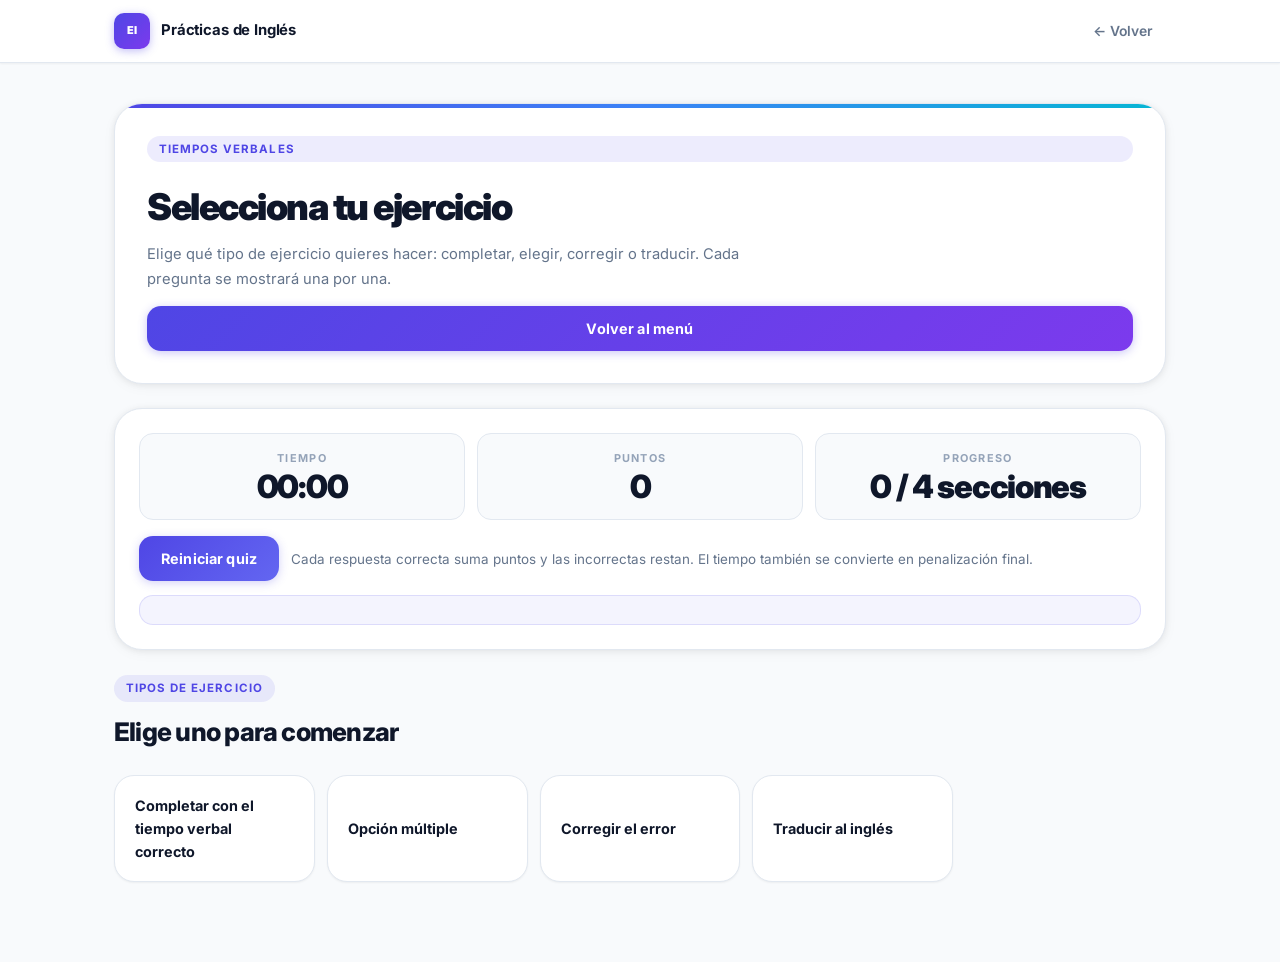
<file: pages/tiempos-verbales.html>
﻿<!DOCTYPE html>
<html lang="es">
<head>
  <meta charset="UTF-8" />
  <meta name="viewport" content="width=device-width, initial-scale=1.0" />
  <title>Tiempos verbales | Prácticas de Inglés</title>
  <link rel="stylesheet" href="../css/styles.css" />
</head>
<body>
  <header class="site-header">
    <div class="header-inner">
      <div class="brand">
        <span class="brand-mark">EI</span>
        <strong>Prácticas de Inglés</strong>
      </div>
      <nav class="site-nav">
        <a href="../index.html">← Volver</a>
      </nav>
    </div>
  </header>

  <main class="page-container">
    <section class="hero-section">
      <div class="hero-copy">
        <span class="eyebrow">Tiempos verbales</span>
        <h1>Selecciona tu ejercicio</h1>
        <p>Elige qué tipo de ejercicio quieres hacer: completar, elegir, corregir o traducir. Cada pregunta se mostrará una por una.</p>
        <a class="primary-button" href="../index.html">Volver al menú</a>
      </div>
    </section>

    <section class="quiz-panel">
      <div class="quiz-status">
        <div>
          <span>Tiempo</span>
          <strong id="timer">00:00</strong>
        </div>
        <div>
          <span>Puntos</span>
          <strong id="total-score">0</strong>
        </div>
        <div>
          <span>Progreso</span>
          <strong id="progress">0 / 4 secciones</strong>
        </div>
      </div>
      <div class="quiz-actions">
        <button class="submit-button" id="reset-quiz" type="button">Reiniciar quiz</button>
        <p class="quiz-info">Cada respuesta correcta suma puntos y las incorrectas restan. El tiempo también se convierte en penalización final.</p>
      </div>
      <div id="final-summary" class="exercise-summary" aria-live="polite"></div>
    </section>

    <section id="start-screen" class="exercise-section">
      <div class="section-header">
        <div>
          <span class="eyebrow">Tipos de ejercicio</span>
          <h2>Elige uno para comenzar</h2>
        </div>
      </div>
      <div class="section-chooser" id="section-chooser"></div>
    </section>

    <section id="quiz-screen" class="exercise-section hidden">
      <div class="section-header">
        <div>
          <span class="eyebrow" id="current-type-label">Ejercicio</span>
          <h2 id="current-question-title">Respuesta la siguiente pregunta</h2>
        </div>
      </div>
      <div id="question-area" class="exercise-form"></div>
      <div class="exercise-actions">
        <button class="submit-button" id="next-button" type="button">Comprobar y siguiente</button>
        <button class="submit-button secondary" id="finish-button" type="button">Finalizar sección</button>
      </div>
      <div id="question-feedback" class="exercise-feedback" aria-live="polite"></div>
      <div id="section-summary" class="exercise-summary"></div>
      <div class="exercise-actions">
        <button class="submit-button hidden" id="choose-another" type="button">Elegir otro ejercicio</button>
      </div>
    </section>
  </main>

  <script>
    const exerciseSections = {
      gap: {
        label: 'Completar con el tiempo verbal correcto',
        theory: '<table class="theory-table"><thead><tr><th>Situación</th><th>Tiempo</th></tr></thead><tbody><tr><td>Acción habitual o hecho</td><td>Present simple</td></tr><tr><td>Acción en curso</td><td>Present continuous</td></tr><tr><td>Resultado actual</td><td>Present perfect</td></tr><tr><td>Acción anterior en el pasado</td><td>Past perfect</td></tr><tr><td>Finalización antes del futuro</td><td>Future perfect</td></tr></tbody></table>',
        type: 'text',
        items: [
          { prompt: 'By the time we arrived, the train ______ (leave).', answer: 'had left', explanation: 'Usa past perfect porque el tren se fue antes de que llegáramos; expresa que la acción anterior quedó completada.' },
          { prompt: 'She ______ (work) here since 2017.', answer: 'has worked', explanation: 'El present perfect se usa cuando una situación empezó en el pasado y continúa en el presente.' },
          { prompt: 'While I ______ (study), he was playing games.', answer: 'was studying', explanation: 'El past continuous muestra una acción en progreso en el pasado mientras otra ocurría.' },
          { prompt: 'They ______ not ______ (finish) yet.', answer: 'have not finished', explanation: 'El present perfect con yet se usa para acciones que afectan la situación actual.' },
          { prompt: 'He ______ just ______ (go) out.', answer: 'has just gone', explanation: 'Just con present perfect indica un evento pasado reciente con relevancia actual.' },
          { prompt: 'By next year, I ______ ______ (complete) university.', answer: 'will have completed', explanation: 'El future perfect expresa la culminación antes de un momento futuro determinado.' },
          { prompt: 'I wish I ______ (can) speak French.', answer: 'could', explanation: 'Después de I wish usamos formas pasadas para situaciones irreales en el presente.' },
          { prompt: 'We ______ (watch) TV when the lights went out.', answer: 'were watching', explanation: 'El past continuous describe la acción interrumpida que estaba ocurriendo en ese momento.' },
          { prompt: 'I ______ (never / see) a comet before.', answer: 'have never seen', explanation: 'El present perfect es típico con never para describir experiencias de vida.' },
          { prompt: 'She ______ (already / leave) when I arrived.', answer: 'had already left', explanation: 'El past perfect indica una acción completada antes de otro evento pasado.' },
          { prompt: 'They ______ (plan) the trip since Monday.', answer: 'have been planning', explanation: 'El present perfect continuous resalta un proceso que empezó en el pasado y continúa.' },
          { prompt: 'When I called, he ______ (not answer).', answer: 'was not answering', explanation: 'El past continuous negativo se usa para una acción en curso en el pasado.' },
          { prompt: 'She ______ (write) the letter by tomorrow.', answer: 'will have written', explanation: 'El future perfect sugiere que la carta estará terminada antes de mañana.' },
          { prompt: 'He ______ (be) here before.', answer: 'has been', explanation: 'El present perfect comunica una experiencia previa con relevancia al presente.' },
          { prompt: 'We ______ (finish) our homework yesterday.', answer: 'finished', explanation: 'Yesterday es un marcador claro de pasado que exige past simple.' },
          { prompt: 'If it ______ (rain), we will stay home.', answer: 'rains', explanation: 'En el primer condicional, la cláusula if usa presente simple.' },
          { prompt: 'By next week, they ______ (complete) the project.', answer: 'will have completed', explanation: 'Future perfect para una acción completada antes de otro momento futuro.' },
          { prompt: 'I ______ (go) to London last summer.', answer: 'went', explanation: 'Last summer exige pasado simple para una acción completada.' },
          { prompt: 'She ______ (start) studying at 8 p.m.', answer: 'started', explanation: 'Un punto específico en el pasado toma past simple.' },
          { prompt: 'They ______ (live) here for ten years.', answer: 'have lived', explanation: 'El present perfect con for describe un periodo que se extiende hasta ahora.' },
          { prompt: 'He ______ (not see) her since Monday.', answer: 'has not seen', explanation: 'Since indica present perfect para un periodo continuo desde el lunes.' },
          { prompt: 'We ______ (be) friends since childhood.', answer: 'have been', explanation: 'Un estado continuo desde la infancia usa present perfect.' },
          { prompt: 'By the time she arrived, we ______ (already / eat).', answer: 'had already eaten', explanation: 'Past perfect para la acción completada antes de otro evento pasado.' },
          { prompt: 'If I ______ (know), I would tell you.', answer: 'knew', explanation: 'El second conditional requiere pasado simple después de if.' },
          { prompt: 'She ______ (study) all day.', answer: 'has been studying', explanation: 'El present perfect continuous enfatiza duración y actividad reciente.' },
          { prompt: 'They ______ (go) to Paris last summer.', answer: 'went', explanation: 'Past simple se usa con la expresión de tiempo last summer.' },
          { prompt: 'I ______ (lose) my keys yesterday.', answer: 'lost', explanation: 'Yesterday señala past simple para una acción completada.' },
          { prompt: 'He ______ (drive) when the accident happened.', answer: 'was driving', explanation: 'Una acción pasada en progreso se expresa con past continuous.' },
          { prompt: 'They ______ (play) football when it started raining.', answer: 'were playing', explanation: 'El past continuous describe la acción interrumpida por la lluvia.' },
          { prompt: 'By 2030, he ______ (retire).', answer: 'will have retired', explanation: 'Future perfect predice una acción terminada para una fecha futura.' }
        ]
      },
      choice: {
        label: 'Opción múltiple',
        theory: '<table class="theory-table"><thead><tr><th>Señal</th><th>Tiempo</th></tr></thead><tbody><tr><td>Yesterday / last week</td><td>Past simple</td></tr><tr><td>Since / for / ever / never</td><td>Present perfect</td></tr><tr><td>Now / at the moment</td><td>Present continuous</td></tr><tr><td>By tomorrow / soon</td><td>Future simple / perfect</td></tr></tbody></table>',
        type: 'choice',
        items: [
          { prompt: 'If I ____ you, I would study harder.', options: ['am', 'were', 'was'], answer: 'b', explanation: "Usa 'were' en oraciones hipotéticas incluso con I; es la forma estándar del subjuntivo pasado en inglés formal." },
          { prompt: 'She ____ here since 2010.', options: ['lives', 'has lived', 'lived'], answer: 'b', explanation: "El present perfect conecta el inicio pasado con la duración presente, por lo que 'has lived' es correcto." },
          { prompt: 'He ____ already finished.', options: ['has', 'have', 'had'], answer: 'a', explanation: "'He' requiere 'has' en la estructura de present perfect." },
          { prompt: 'By tomorrow, I ____ finished it.', options: ['will have', 'will', 'have'], answer: 'a', explanation: "El future perfect 'will have finished' muestra finalización antes de un momento futuro." },
          { prompt: 'I wish I ____ rich.', options: ['am', 'was', 'were'], answer: 'c', explanation: "En deseos contrarios a la realidad, 'were' es la forma correcta para todos los sujetos." },
          { prompt: 'They ____ TV now.', options: ['watch', 'are watching', 'watched'], answer: 'b', explanation: "La acción ocurre en el momento presente, así que se necesita present continuous." },
          { prompt: 'She ____ cooking now.', options: ['is', 'are', 'was'], answer: 'a', explanation: "El sujeto she se combina con 'is' en el present continuous." },
          { prompt: 'We ____ the film yesterday.', options: ['see', 'saw', 'seen'], answer: 'b', explanation: "El past simple 'saw' es necesario con yesterday." },
          { prompt: 'They ____ to school every day.', options: ['go', 'goes', 'went'], answer: 'a', explanation: "Un sujeto plural con una acción habitual usa 'go' en presente simple." },
          { prompt: 'I ____ never seen it.', options: ['have', 'has', 'had'], answer: 'a', explanation: "Primera persona singular con present perfect usa el auxiliar 'have'." },
          { prompt: 'She ____ English since 2015.', options: ['learns', 'has learned', 'learned'], answer: 'b', explanation: "El present perfect es necesario con since para conectar el inicio pasado con el presente." },
          { prompt: 'He ____ at work now.', options: ['is', 'are', 'was'], answer: 'a', explanation: "Un estado actual requiere present simple 'is'." },
          { prompt: 'We ____ dinner when the guests arrived.', options: ['eat', 'were eating', 'ate'], answer: 'b', explanation: "El past continuous indica que la acción estaba en curso cuando llegaron los invitados." },
          { prompt: 'If it ____ tomorrow, we will cancel.', options: ['rains', 'will rain', 'rain'], answer: 'a', explanation: "Las oraciones condicionales usan presente simple después de if para condiciones futuras." },
          { prompt: 'She ____ already left.', options: ['has', 'have', 'had'], answer: 'a', explanation: "El present perfect de tercera persona singular lleva 'has'." },
          { prompt: 'They ____ in Spain for years.', options: ['live', 'have lived', 'lived'], answer: 'b', explanation: "Una duración que afecta el presente pide present perfect." },
          { prompt: 'I ____ you tomorrow.', options: ['call', 'will call', 'called'], answer: 'b', explanation: "El future simple 'will call' es correcto para una promesa o plan." },
          { prompt: 'He ____ homework every evening.', options: ['do', 'does', 'did'], answer: 'b', explanation: "El presente simple de tercera persona singular requiere 'does'." },
          { prompt: 'She ____ the car yesterday.', options: ['drives', 'drove', 'was driving'], answer: 'b', explanation: "Una acción completada en el pasado usa past simple." },
          { prompt: 'I ____ this movie before.', options: ['have seen', 'has seen', 'had seen'], answer: 'a', explanation: "El present perfect expresa experiencia hasta ahora." },
          { prompt: 'By six, they ____ finished.', options: ['have', 'will have', 'had'], answer: 'b', explanation: "Future perfect indica finalización para un momento futuro." },
          { prompt: 'We ____ in the park now.', options: ['walk', 'are walking', 'walked'], answer: 'b', explanation: "El present continuous describe una acción en progreso." },
          { prompt: 'She ____ to school last week.', options: ['goes', 'went', 'gone'], answer: 'b', explanation: "Un marco temporal pasado específico requiere past simple." },
          { prompt: 'I ____ water every day.', options: ['drink', 'drinks', 'drank'], answer: 'a', explanation: "El presente simple de primera persona singular usa el verbo base sin -s." },
          { prompt: 'They ____ already gone.', options: ['have', 'has', 'had'], answer: 'a', explanation: "El sujeto plural con present perfect usa el auxiliar 'have'." },
          { prompt: 'If he ____ faster, he would win.', options: ['runs', 'ran', 'run'], answer: 'b', explanation: "El segundo condicional usa pasado simple después de if." },
          { prompt: 'She ____ studying when I called.', options: ['is', 'was', 'were'], answer: 'b', explanation: "Una acción en curso en el pasado usa past continuous." },
          { prompt: 'We ____ there by tomorrow.', options: ['will be', 'are', 'were'], answer: 'a', explanation: "Un evento planeado en el futuro usa future simple." },
          { prompt: 'He ____ to the store now.', options: ['is going', 'goes', 'went'], answer: 'a', explanation: "El present continuous se usa para planes o acciones actuales." },
          { prompt: 'I ____ my keys yesterday.', options: ['lose', 'lost', 'have lost'], answer: 'b', explanation: "Yesterday indica past simple." }
        ]
      },
      error: {
        label: 'Corregir el error',
        theory: '<table class="theory-table"><thead><tr><th>Error</th><th>Corrección</th></tr></thead><tbody><tr><td>Tercera persona singular</td><td>Doesn’t / does + verbo base</td></tr><tr><td>Yesterday / last week</td><td>Past simple</td></tr><tr><td>Now / at the moment</td><td>Present continuous</td></tr><tr><td>Since / never / already</td><td>Present perfect</td></tr></tbody></table>',
        type: 'text',
        items: [
          { prompt: 'She don’t like pizza.', answer: 'She doesn’t like pizza.', explanation: 'La tercera persona singular requiere does not, contraído como doesn’t.' },
          { prompt: 'I has seen it.', answer: 'I have seen it.', explanation: 'La primera persona singular usa have, no has, en present perfect.' },
          { prompt: 'They was happy.', answer: 'They were happy.', explanation: 'Un sujeto plural necesita were en past simple.' },
          { prompt: 'He go to school every day.', answer: 'He goes to school every day.', explanation: 'El presente simple de tercera persona singular requiere la forma con -s.' },
          { prompt: 'We were go home.', answer: 'We went home.', explanation: 'El pasado simple de go es went; el auxiliar were es incorrecto aquí.' },
          { prompt: 'I am agree.', answer: 'I agree.', explanation: 'Agree es un verbo estático; el presente simple es idiomático.' },
          { prompt: 'She have been here yesterday.', answer: 'She was here yesterday.', explanation: 'Yesterday exige past simple, no present perfect.' },
          { prompt: 'They has finished.', answer: 'They have finished.', explanation: 'Sujeto plural con present perfect usa have.' },
          { prompt: 'I didn’t went there.', answer: 'I didn’t go there.', explanation: 'Después de did not, el verbo vuelve a la forma base, por eso go es correcto.' },
          { prompt: 'He working now.', answer: 'He is working now.', explanation: 'El presente continuo necesita el auxiliar is.' },
          { prompt: 'We was tired.', answer: 'We were tired.', explanation: 'Sujeto plural en pasado usa were.' },
          { prompt: 'She don’t know him.', answer: 'She doesn’t know him.', explanation: 'La negación de tercera persona singular usa doesn’t.' },
          { prompt: 'I have saw it.', answer: 'I have seen it.', explanation: 'El participio pasado de see es seen en present perfect.' },
          { prompt: 'They is playing.', answer: 'They are playing.', explanation: 'Sujeto plural requiere el auxiliar plural are.' },
          { prompt: 'He were sleeping.', answer: 'He was sleeping.', explanation: 'He lleva el auxiliar pasado singular was.' },
          { prompt: 'I goes to school.', answer: 'I go to school.', explanation: 'El presente simple de primera persona singular usa el verbo base sin -s.' },
          { prompt: 'She don’t play tennis.', answer: 'She doesn’t play tennis.', explanation: 'De nuevo, la negación de tercera persona singular requiere doesn’t.' },
          { prompt: 'We has arrived.', answer: 'We have arrived.', explanation: 'Sujeto plural usa have para el present perfect.' },
          { prompt: 'They was here.', answer: 'They were here.', explanation: 'El pasado simple plural usa were.' },
          { prompt: 'I am go home.', answer: 'I am going home.', explanation: 'El presente continuo requiere la forma -ing de go.' },
          { prompt: 'He don’t work.', answer: 'He doesn’t work.', explanation: 'Do not se contrae a doesn’t con he.' },
          { prompt: 'She were happy.', answer: 'She was happy.', explanation: 'She lleva was en past simple.' },
          { prompt: 'They goes there.', answer: 'They go there.', explanation: 'Sujeto plural no toma -s en present simple.' },
          { prompt: 'We didn’t saw it.', answer: 'We didn’t see it.', explanation: 'Después de did not, el verbo está en forma base, por eso see es correcto.' },
          { prompt: 'He have done it.', answer: 'He has done it.', explanation: 'Tercera persona singular necesita has en present perfect.' },
          { prompt: 'I am study now.', answer: 'I am studying now.', explanation: 'El presente continuo requiere el gerundio studying.' },
          { prompt: 'She was cook.', answer: 'She was cooking.', explanation: 'El past continuous requiere la forma -ing del verbo.' },
          { prompt: 'They is here.', answer: 'They are here.', explanation: 'Sujeto plural requiere el auxiliar plural are.' },
          { prompt: 'We has eaten.', answer: 'We have eaten.', explanation: 'Sujeto plural usa have, no has.' },
          { prompt: 'He don’t likes it.', answer: 'He doesn’t like it.', explanation: 'La tercera persona singular negativa usa doesn’t y el verbo base like.' }
        ]
      },
      translation: {
        label: 'Traducir al inglés',
        theory: '<table class="theory-table"><thead><tr><th>Español</th><th>Inglés</th></tr></thead><tbody><tr><td>Hábito</td><td>Present simple</td></tr><tr><td>Ahora mismo</td><td>Present continuous</td></tr><tr><td>Resultado actual</td><td>Present perfect</td></tr><tr><td>Antes de otro pasado</td><td>Past perfect</td></tr><tr><td>Futuro / plan</td><td>Will / going to</td></tr></tbody></table>',
        type: 'textarea',
        items: [
          { prompt: 'Si tuviera dinero, viajaría.', answer: 'If I had money, I would travel.', explanation: 'El second conditional expresa una condición irreal en el presente.' },
          { prompt: 'Ella ha vivido aquí desde 2010.', answer: 'She has lived here since 2010.', explanation: 'Since con present perfect marca un periodo desde el pasado hasta el presente.' },
          { prompt: 'Cuando llegué, ya se habían ido.', answer: 'When I arrived, they had already left.', explanation: 'Se necesita past perfect porque la salida ocurrió antes de la llegada.' },
          { prompt: 'Me gustaría ser médico.', answer: 'I would like to be a doctor.', explanation: 'El deseo educado se expresa con would like.' },
          { prompt: 'Estábamos viendo TV cuando sonó el teléfono.', answer: 'We were watching TV when the phone rang.', explanation: 'Past continuous más past simple muestra interrupción.' },
          { prompt: 'Nunca he estado en Italia.', answer: 'I have never been to Italy.', explanation: 'El present perfect describe una experiencia de vida hasta ahora.' },
          { prompt: 'Si estudias, aprobarás.', answer: 'If you study, you will pass.', explanation: 'El first conditional usa presente simple en la cláusula if.' },
          { prompt: 'Había terminado antes de las 8.', answer: 'I had finished before 8.', explanation: 'El past perfect describe una acción completada antes de un momento pasado.' },
          { prompt: 'Estoy acostumbrado a levantarme temprano.', answer: 'I am used to getting up early.', explanation: 'To be used to requiere gerundio después.' },
          { prompt: 'Ellos habrán terminado mañana.', answer: 'They will have finished tomorrow.', explanation: 'El future perfect comunica finalización para mañana.' },
          { prompt: 'Yo estaba estudiando.', answer: 'I was studying.', explanation: 'El past continuous describe una acción pasada en curso.' },
          { prompt: 'Ella trabaja todos los días.', answer: 'She works every day.', explanation: 'Present simple para acciones habituales con she.' },
          { prompt: 'Ellos fueron al cine.', answer: 'They went to the cinema.', explanation: 'Past simple se usa para acciones pasadas terminadas.' },
          { prompt: 'Nosotros vivíamos allí.', answer: 'We lived there.', explanation: 'Past simple describe un estado o hábito pasado.' },
          { prompt: 'He perdido mis llaves.', answer: 'I have lost my keys.', explanation: 'El present perfect indica un evento pasado reciente con relevancia actual.' },
          { prompt: 'Estábamos comiendo.', answer: 'We were eating.', explanation: 'El past continuous describe una acción pasada en curso.' },
          { prompt: 'Iremos a Londres.', answer: 'We will go to London.', explanation: 'El future simple expresa un plan o intención.' },
          { prompt: 'Ellos han terminado.', answer: 'They have finished.', explanation: 'El present perfect indica una acción completada relacionada con el ahora.' },
          { prompt: 'Yo estaba corriendo.', answer: 'I was running.', explanation: 'El past continuous describe una acción que estaba en progreso.' },
          { prompt: 'Hemos viajado mucho.', answer: 'We have traveled a lot.', explanation: 'El present perfect para experiencia de vida y acción acumulada.' },
          { prompt: 'Ella está cocinando.', answer: 'She is cooking.', explanation: 'Present continuous para una acción que ocurre ahora.' },
          { prompt: 'Él nunca miente.', answer: 'He never lies.', explanation: 'Present simple para verdades generales o hábitos.' },
          { prompt: 'Ellos estaban jugando.', answer: 'They were playing.', explanation: 'Past continuous describe una acción pasada en progreso.' },
          { prompt: 'Yo vi eso.', answer: 'I saw that.', explanation: 'Past simple con saw expresa una percepción pasada completada.' },
          { prompt: 'Había llovido mucho.', answer: 'It had rained a lot.', explanation: 'Past perfect para una acción pasada que ocurrió antes de otra referencia pasada.' },
          { prompt: 'Estudiaré mañana.', answer: 'I will study tomorrow.', explanation: 'Future simple para un plan que ocurrirá en el futuro.' },
          { prompt: 'Ellos están trabajando.', answer: 'They are working.', explanation: 'Present continuous para acciones que están en progreso actualmente.' },
          { prompt: 'Ella ha llegado.', answer: 'She has arrived.', explanation: 'El present perfect se usa para una llegada reciente con relevancia actual.' },
          { prompt: 'Nosotros vivíamos en Sevilla.', answer: 'We used to live in Seville.', explanation: 'Used to expresa un hábito o estado pasado que ya no es cierto.' },
          { prompt: 'Él habrá terminado.', answer: 'He will have finished.', explanation: 'Future perfect indica finalización antes de un punto futuro.' }
        ]
      }
    };

    const quizState = {
      startTime: 0,
      totalScore: 0,
      completedSections: 0,
      sectionResults: {},
      currentSection: null,
      currentIndex: 0,
      currentSectionScore: 0,
      sectionWrong: 0,
      sectionStartTime: 0,
      totalTimeSeconds: 0,
      questionChecked: false,
      shuffledItems: []
    };

    let timerInterval = null;

    function formatTime(seconds) {
      const minutes = String(Math.floor(seconds / 60)).padStart(2, '0');
      const remaining = String(seconds % 60).padStart(2, '0');
      return `${minutes}:${remaining}`;
    }

    function updateStatus() {
      const elapsedSeconds = quizState.sectionStartTime ? Math.floor((Date.now() - quizState.sectionStartTime) / 1000) : 0;
      document.getElementById('timer').textContent = formatTime(elapsedSeconds);
      document.getElementById('total-score').textContent = quizState.totalScore;
      document.getElementById('progress').textContent = `${quizState.completedSections} / ${Object.keys(exerciseSections).length} secciones`;
    }

    function startTimer() {
      if (timerInterval) clearInterval(timerInterval);
      quizState.sectionStartTime = Date.now();
      timerInterval = setInterval(updateStatus, 500);
      updateStatus();
    }

    function stopTimer() {
      if (timerInterval) {
        clearInterval(timerInterval);
        timerInterval = null;
      }

      if (quizState.sectionStartTime) {
        quizState.totalTimeSeconds += Math.floor((Date.now() - quizState.sectionStartTime) / 1000);
        quizState.sectionStartTime = 0;
      }
    }

    function normalizeText(text) {
      return text
        .toString()
        .normalize('NFD')
        .replace(/[\u0300-\u036f]/g, '')
        .replace(/[’'”“".,?¡!¿:;-]/g, '')
        .trim()
        .toLowerCase()
        .replace(/\s+/g, ' ');
    }

    function shuffleArray(arr) {
      const a = [...arr];
      for (let i = a.length - 1; i > 0; i--) {
        const j = Math.floor(Math.random() * (i + 1));
        [a[i], a[j]] = [a[j], a[i]];
      }
      return a;
    }

    function showStartScreen() {
      document.getElementById('start-screen').classList.remove('hidden');
      document.getElementById('quiz-screen').classList.add('hidden');
      document.getElementById('final-summary').textContent = '';
      document.getElementById('section-summary').textContent = '';
      document.getElementById('question-feedback').textContent = '';
      document.getElementById('choose-another').classList.add('hidden');
      document.getElementById('finish-button').classList.add('hidden');
      document.getElementById('next-button').textContent = 'Comprobar y siguiente';
    }

    function startSection(sectionKey) {
      quizState.currentSection = sectionKey;
      quizState.currentIndex = 0;
      quizState.currentSectionScore = 0;
      quizState.sectionWrong = 0;
      quizState.questionChecked = false;
      document.getElementById('start-screen').classList.add('hidden');
      document.getElementById('quiz-screen').classList.remove('hidden');
      document.getElementById('current-type-label').textContent = exerciseSections[sectionKey].label;
      document.getElementById('current-question-title').textContent = 'Responde una pregunta a la vez';
      document.getElementById('finish-button').classList.add('hidden');
      document.getElementById('next-button').classList.remove('hidden');
      quizState.shuffledItems = shuffleArray(exerciseSections[sectionKey].items);
      startTimer();
      showCurrentQuestion();
    }

    function showCurrentQuestion() {
      const sectionKey = quizState.currentSection;
      const section = exerciseSections[sectionKey];
      const item = quizState.shuffledItems[quizState.currentIndex];
      const questionArea = document.getElementById('question-area');
      const feedback = document.getElementById('question-feedback');
      questionArea.innerHTML = '';
      document.getElementById('section-summary').textContent = '';
      feedback.textContent = '';
      feedback.classList.remove('visible', 'correct', 'wrong');

      if (!item) {
        return completeSection();
      }

      const prompt = document.createElement('p');
      prompt.className = 'question-prompt';
      prompt.textContent = `${quizState.currentIndex + 1}. ${item.prompt}`;
      questionArea.appendChild(prompt);

      if (section.theory) {
        const theory = document.createElement('div');
        theory.className = 'theory-box';
        theory.innerHTML = `<strong>Teoría</strong><div class="theory-content">${section.theory}</div>`;
        questionArea.appendChild(theory);
      }

      if (section.type === 'choice') {
        const options = document.createElement('div');
        options.className = 'choice-options';
        item.options.forEach((option, index) => {
          const optionId = `choice-${quizState.currentIndex}-${index}`;
          const label = document.createElement('label');
          label.className = 'choice-label';

          const radio = document.createElement('input');
          radio.type = 'radio';
          radio.name = 'answer';
          radio.value = String.fromCharCode(97 + index);
          radio.id = optionId;
          radio.className = 'choice-input';

          const text = document.createElement('span');
          text.textContent = `${String.fromCharCode(97 + index)}) ${option}`;

          label.appendChild(radio);
          label.appendChild(text);
          options.appendChild(label);
        });
        questionArea.appendChild(options);
      } else {
        const input = section.type === 'textarea' ? document.createElement('textarea') : document.createElement('input');
        input.className = section.type === 'textarea' ? 'exercise-textarea' : 'exercise-input';
        input.type = 'text';
        input.id = 'answer-input';
        input.autocomplete = 'off';
        input.placeholder = 'Escribe tu respuesta aquí';
        questionArea.appendChild(input);
        input.focus();
      }

      if (quizState.currentIndex === quizState.shuffledItems.length - 1) {
        document.getElementById('next-button').textContent = 'Comprobar y terminar';
      } else {
        document.getElementById('next-button').textContent = 'Comprobar y siguiente';
      }
      document.getElementById('finish-button').classList.add('hidden');
    }

    function evaluateAnswer() {
      const sectionKey = quizState.currentSection;
      const section = exerciseSections[sectionKey];
      const item = quizState.shuffledItems[quizState.currentIndex];
      const feedback = document.getElementById('question-feedback');
      const nextButton = document.getElementById('next-button');
      const isLastQuestion = quizState.currentIndex === quizState.shuffledItems.length - 1;

      if (!quizState.questionChecked) {
        let userAnswer = '';
        if (section.type === 'choice') {
          const selected = document.querySelector('input[name="answer"]:checked');
          userAnswer = selected ? selected.value : '';
        } else {
          const input = document.getElementById('answer-input');
          userAnswer = normalizeText(input.value);
        }

        const correctAnswer = section.type === 'choice' ? item.answer : normalizeText(item.answer);
        const explanation = item.explanation || `La respuesta correcta es "${item.answer}".`;

        if (userAnswer === correctAnswer) {
          quizState.totalScore += 12;
          quizState.currentSectionScore += 12;
          feedback.textContent = `Correcto. +12 puntos. Explicación: ${explanation}`;
          feedback.classList.add('correct', 'visible');
          feedback.classList.remove('wrong');
        } else {
          quizState.totalScore -= 5;
          quizState.sectionWrong += 1;
          feedback.textContent = `Incorrecto. Respuesta correcta: ${item.answer}. -5 puntos. Explicación: ${explanation}`;
          feedback.classList.add('wrong', 'visible');
          feedback.classList.remove('correct');
        }

        quizState.questionChecked = true;
        nextButton.textContent = isLastQuestion ? 'Finalizar sección' : 'Siguiente pregunta';
        if (isLastQuestion) {
          document.getElementById('finish-button').classList.remove('hidden');
        }
        updateStatus();
        return;
      }

      quizState.currentIndex += 1;
      quizState.questionChecked = false;
      if (isLastQuestion) {
        completeSection();
      } else {
        showCurrentQuestion();
      }
    }

    function completeSection() {
      const elapsedSeconds = quizState.sectionStartTime ? Math.floor((Date.now() - quizState.sectionStartTime) / 1000) : 0;
      const sectionLength = quizState.shuffledItems.length;
      const timeBonus = Math.max(0, Math.round(sectionLength * 3 - elapsedSeconds * 0.5));
      stopTimer();
      quizState.totalScore += timeBonus;
      quizState.completedSections += 1;
      quizState.sectionResults[quizState.currentSection] = true;
      const sectionSummary = document.getElementById('section-summary');
      sectionSummary.textContent = `Sección finalizada. Puntos de esta sección: ${quizState.currentSectionScore}. Tiempo: ${formatTime(elapsedSeconds)}. Bonificación por rapidez: +${timeBonus}. Errores: ${quizState.sectionWrong}.`;
      document.getElementById('choose-another').classList.remove('hidden');
      document.getElementById('next-button').classList.add('hidden');
      document.getElementById('finish-button').classList.add('hidden');
      updateStatus();
      try {
        const storageKey = 'noelia_' + location.pathname.replace(/.*\//, '').replace('.html', '');
        const stored = JSON.parse(localStorage.getItem(storageKey) || '{}');
        const sec = quizState.currentSection;
        if (!stored[sec]) stored[sec] = { best: 0, attempts: 0 };
        if (quizState.currentSectionScore > stored[sec].best) stored[sec].best = quizState.currentSectionScore;
        stored[sec].attempts += 1;
        stored[sec].last = new Date().toLocaleDateString('es-ES');
        localStorage.setItem(storageKey, JSON.stringify(stored));
        renderSectionChooser();
      } catch(e) {}
      showStartScreen();
    }

    function finishSectionEarly() {
      completeSection();
    }

    function resetQuiz() {
      stopTimer();
      quizState.totalScore = 0;
      quizState.completedSections = 0;
      quizState.sectionResults = {};
      quizState.currentSection = null;
      quizState.currentIndex = 0;
      quizState.currentSectionScore = 0;
      quizState.sectionWrong = 0;
      quizState.questionChecked = false;
      document.getElementById('next-button').classList.remove('hidden');
      document.getElementById('finish-button').classList.remove('hidden');
      showStartScreen();
      updateStatus();
    }

    function renderSectionChooser() {
      const chooser = document.getElementById('section-chooser');
      chooser.innerHTML = '';
      let storedData = {};
      try {
        const storageKey = 'noelia_' + location.pathname.replace(/.*\//, '').replace('.html', '');
        storedData = JSON.parse(localStorage.getItem(storageKey) || '{}');
      } catch(e) {}
      Object.keys(exerciseSections).forEach((key) => {
        const card = document.createElement('button');
        card.type = 'button';
        card.className = 'section-card';
        card.textContent = exerciseSections[key].label;
        if (storedData[key]) {
          const info = document.createElement('small');
          info.style.cssText = 'display:block;font-size:0.75em;opacity:0.8;margin-top:4px;';
          info.textContent = `Mejor: ${storedData[key].best} pts · ${storedData[key].attempts} vez${storedData[key].attempts !== 1 ? 'ces' : ''}`;
          card.appendChild(info);
        }
        card.addEventListener('click', () => startSection(key));
        chooser.appendChild(card);
      });
    }

    document.addEventListener('DOMContentLoaded', () => {
      renderSectionChooser();
      document.getElementById('reset-quiz').addEventListener('click', resetQuiz);
      document.getElementById('next-button').addEventListener('click', evaluateAnswer);
      document.getElementById('finish-button').addEventListener('click', finishSectionEarly);
      document.getElementById('choose-another').addEventListener('click', showStartScreen);
    });
  </script>
</body>
</html>
</file>
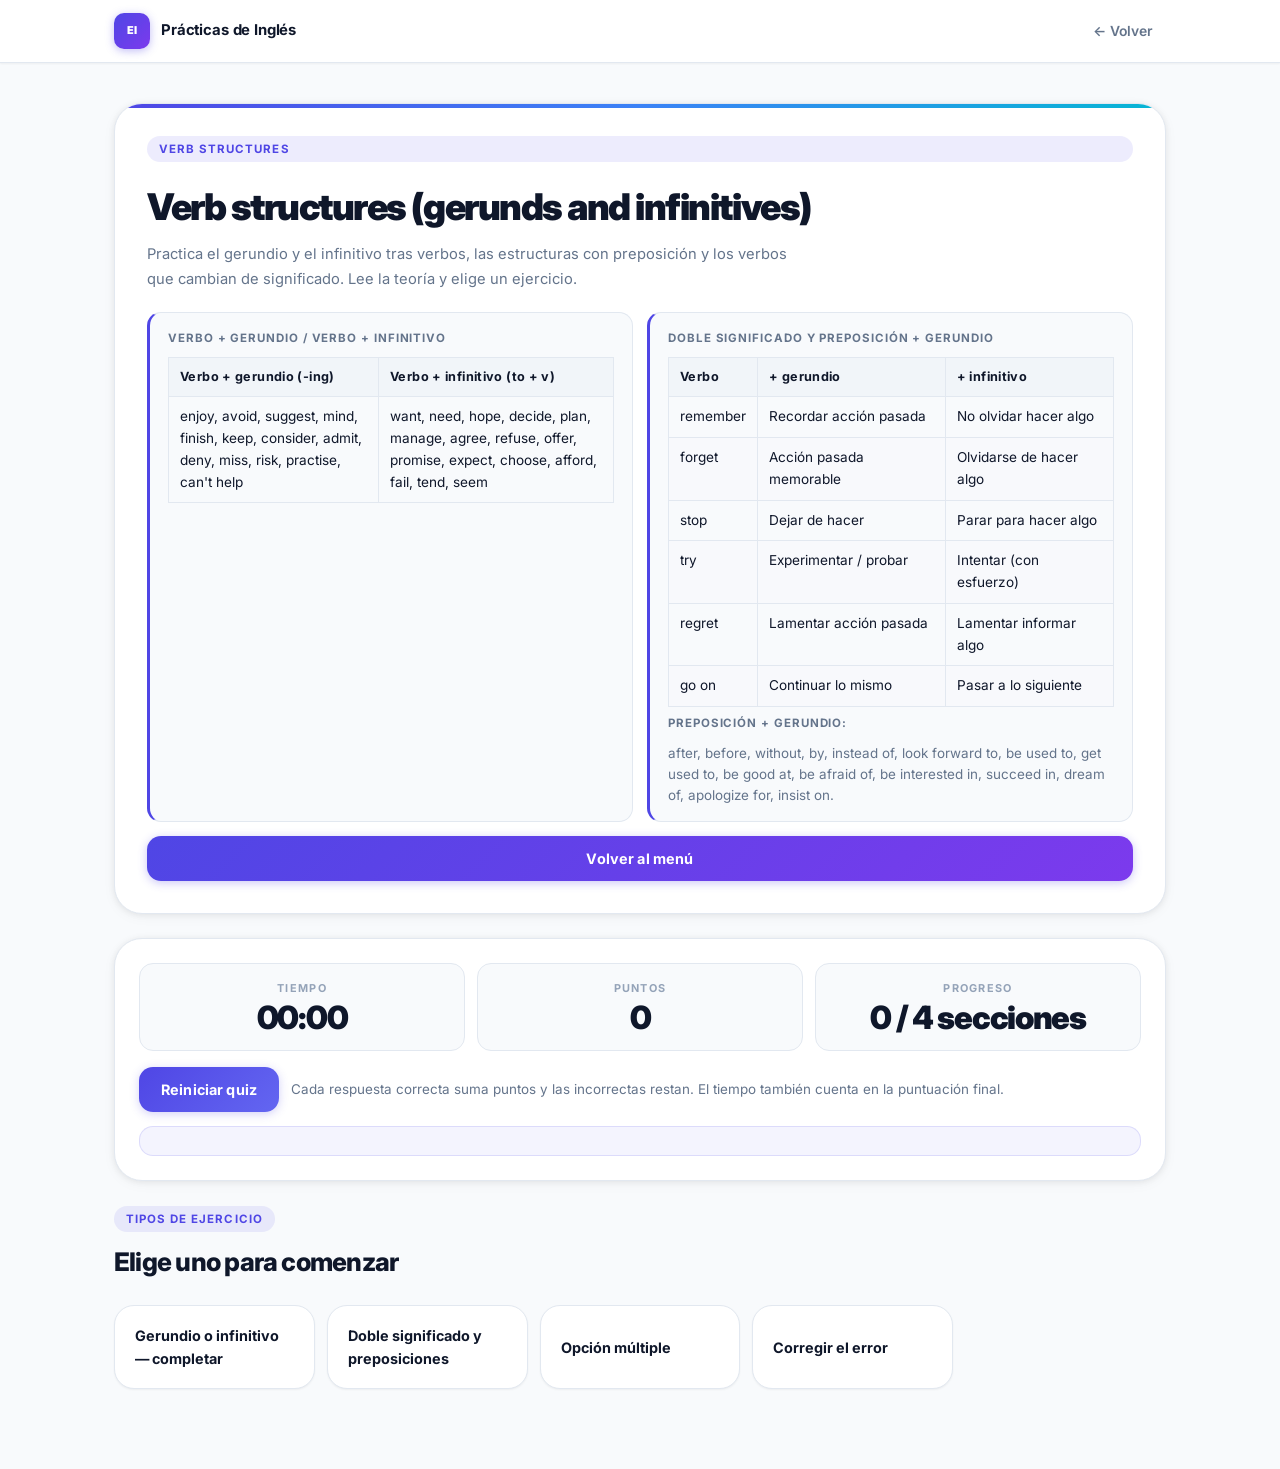
<file: pages/verb-structures.html>
<!DOCTYPE html>
<html lang="es">
<head>
  <meta charset="UTF-8" />
  <meta name="viewport" content="width=device-width, initial-scale=1.0" />
  <title>Verb structures | Prácticas de Inglés</title>
  <link rel="stylesheet" href="../css/styles.css" />
</head>
<body>
  <header class="site-header">
    <div class="header-inner">
      <div class="brand">
        <span class="brand-mark">EI</span>
        <strong>Prácticas de Inglés</strong>
      </div>
      <nav class="site-nav">
        <a href="../index.html">← Volver</a>
      </nav>
    </div>
  </header>

  <main class="page-container">
    <section class="hero-section">
      <div class="hero-copy">
        <span class="eyebrow">Verb structures</span>
        <h1>Verb structures (gerunds and infinitives)</h1>
        <p>Practica el gerundio y el infinitivo tras verbos, las estructuras con preposición y los verbos que cambian de significado. Lee la teoría y elige un ejercicio.</p>
        <div class="hero-theory-group">
          <div class="theory-box">
            <strong>Verbo + gerundio / verbo + infinitivo</strong>
            <table class="theory-table">
              <thead><tr><th>Verbo + gerundio (-ing)</th><th>Verbo + infinitivo (to + v)</th></tr></thead>
              <tbody>
                <tr><td>enjoy, avoid, suggest, mind, finish, keep, consider, admit, deny, miss, risk, practise, can't help</td><td>want, need, hope, decide, plan, manage, agree, refuse, offer, promise, expect, choose, afford, fail, tend, seem</td></tr>
              </tbody>
            </table>
          </div>
          <div class="theory-box">
            <strong>Doble significado y preposición + gerundio</strong>
            <table class="theory-table">
              <thead><tr><th>Verbo</th><th>+ gerundio</th><th>+ infinitivo</th></tr></thead>
              <tbody>
                <tr><td>remember</td><td>Recordar acción pasada</td><td>No olvidar hacer algo</td></tr>
                <tr><td>forget</td><td>Acción pasada memorable</td><td>Olvidarse de hacer algo</td></tr>
                <tr><td>stop</td><td>Dejar de hacer</td><td>Parar para hacer algo</td></tr>
                <tr><td>try</td><td>Experimentar / probar</td><td>Intentar (con esfuerzo)</td></tr>
                <tr><td>regret</td><td>Lamentar acción pasada</td><td>Lamentar informar algo</td></tr>
                <tr><td>go on</td><td>Continuar lo mismo</td><td>Pasar a lo siguiente</td></tr>
              </tbody>
            </table>
            <div class="theory-note" style="margin-top:8px;"><strong>Preposición + gerundio:</strong> after, before, without, by, instead of, look forward to, be used to, get used to, be good at, be afraid of, be interested in, succeed in, dream of, apologize for, insist on.</div>
          </div>
        </div>
        <a class="primary-button" href="../index.html">Volver al menú</a>
      </div>
    </section>

    <section class="quiz-panel">
      <div class="quiz-status">
        <div>
          <span>Tiempo</span>
          <strong id="timer">00:00</strong>
        </div>
        <div>
          <span>Puntos</span>
          <strong id="total-score">0</strong>
        </div>
        <div>
          <span>Progreso</span>
          <strong id="progress">0 / 4 secciones</strong>
        </div>
      </div>
      <div class="quiz-actions">
        <button class="submit-button" id="reset-quiz" type="button">Reiniciar quiz</button>
        <p class="quiz-info">Cada respuesta correcta suma puntos y las incorrectas restan. El tiempo también cuenta en la puntuación final.</p>
      </div>
      <div id="final-summary" class="exercise-summary" aria-live="polite"></div>
    </section>

    <section id="start-screen" class="exercise-section">
      <div class="section-header">
        <div>
          <span class="eyebrow">Tipos de ejercicio</span>
          <h2>Elige uno para comenzar</h2>
        </div>
      </div>
      <div class="section-chooser" id="section-chooser"></div>
    </section>

    <section id="quiz-screen" class="exercise-section hidden">
      <div class="section-header">
        <div>
          <span class="eyebrow" id="current-type-label">Ejercicio</span>
          <h2 id="current-question-title">Responde una pregunta a la vez</h2>
        </div>
      </div>
      <div id="question-area" class="exercise-form"></div>
      <div class="exercise-actions">
        <button class="submit-button" id="next-button" type="button">Comprobar y siguiente</button>
        <button class="submit-button secondary hidden" id="finish-button" type="button">Finalizar sección</button>
      </div>
      <div id="question-feedback" class="exercise-feedback" aria-live="polite"></div>
      <div id="section-summary" class="exercise-summary"></div>
      <div class="exercise-actions">
        <button class="submit-button hidden" id="choose-another" type="button">Elegir otro ejercicio</button>
      </div>
    </section>
  </main>

  <script>
    const exerciseSections = {
      gap: {
        label: 'Gerundio o infinitivo — completar',
        theory: '<table class="theory-table"><thead><tr><th>Verbo + gerundio (-ing)</th><th>Verbo + infinitivo (to + v)</th></tr></thead><tbody><tr><td>enjoy, avoid, suggest, mind, finish, keep, consider, admit, deny, miss, risk, practise</td><td>want, need, hope, decide, plan, manage, agree, refuse, offer, promise, expect, choose, afford, fail, tend, seem</td></tr></tbody></table>',
        type: 'text',
        items: [
          { prompt: 'She enjoys ______ (read) in her free time.', answer: 'reading', explanation: 'enjoy va seguido de gerundio (-ing).' },
          { prompt: 'He decided ______ (leave) the company after ten years.', answer: 'to leave', explanation: 'decide va seguido de infinitivo (to + verbo).' },
          { prompt: 'They avoided ______ (talk) about the problem.', answer: 'talking', explanation: 'avoid va seguido de gerundio.' },
          { prompt: 'She managed ______ (pass) the exam on her third attempt.', answer: 'to pass', explanation: 'manage va seguido de infinitivo.' },
          { prompt: 'I do not mind ______ (wait) a bit longer.', answer: 'waiting', explanation: 'mind va seguido de gerundio.' },
          { prompt: 'He refused ______ (answer) the officer\'s question.', answer: 'to answer', explanation: 'refuse va seguido de infinitivo.' },
          { prompt: 'She finished ______ (write) the report just before midnight.', answer: 'writing', explanation: 'finish va seguido de gerundio.' },
          { prompt: 'We plan ______ (visit) Paris next summer.', answer: 'to visit', explanation: 'plan va seguido de infinitivo.' },
          { prompt: 'He admitted ______ (steal) the money.', answer: 'stealing', explanation: 'admit va seguido de gerundio.' },
          { prompt: 'She promised ______ (call) as soon as she arrived.', answer: 'to call', explanation: 'promise va seguido de infinitivo.' },
          { prompt: 'They suggested ______ (go) to a different restaurant.', answer: 'going', explanation: 'suggest va seguido de gerundio.' },
          { prompt: 'He agreed ______ (help) us with the project.', answer: 'to help', explanation: 'agree va seguido de infinitivo.' },
          { prompt: 'She keeps ______ (make) the same mistake over and over.', answer: 'making', explanation: 'keep va seguido de gerundio.' },
          { prompt: 'I hope ______ (see) you at the conference.', answer: 'to see', explanation: 'hope va seguido de infinitivo.' },
          { prompt: 'He considered ______ (apply) for the position but changed his mind.', answer: 'applying', explanation: 'consider va seguido de gerundio.' },
          { prompt: 'She cannot afford ______ (buy) a new car this year.', answer: 'to buy', explanation: 'afford va seguido de infinitivo.' },
          { prompt: 'They practised ______ (speak) English every single day.', answer: 'speaking', explanation: 'practise va seguido de gerundio.' },
          { prompt: 'He failed ______ (complete) the task within the deadline.', answer: 'to complete', explanation: 'fail va seguido de infinitivo.' },
          { prompt: 'I miss ______ (live) near the sea.', answer: 'living', explanation: 'miss va seguido de gerundio.' },
          { prompt: 'She tends ______ (arrive) at least ten minutes late.', answer: 'to arrive', explanation: 'tend va seguido de infinitivo.' },
          { prompt: 'They denied ______ (know) anything about the incident.', answer: 'knowing', explanation: 'deny va seguido de gerundio.' },
          { prompt: 'He chose ______ (study) engineering at university.', answer: 'to study', explanation: 'choose va seguido de infinitivo.' },
          { prompt: 'She risks ______ (lose) her job if she continues like this.', answer: 'losing', explanation: 'risk va seguido de gerundio.' },
          { prompt: 'We expect ______ (finish) the project by the end of the month.', answer: 'to finish', explanation: 'expect va seguido de infinitivo.' },
          { prompt: 'I cannot help ______ (laugh) when I watch that film.', answer: 'laughing', explanation: 'cannot help va seguido de gerundio.' },
          { prompt: 'She offered ______ (drive) us to the airport.', answer: 'to drive', explanation: 'offer va seguido de infinitivo.' },
          { prompt: 'He was busy ______ (prepare) for the interview all morning.', answer: 'preparing', explanation: 'be busy va seguido de gerundio.' },
          { prompt: 'They seem ______ (enjoy) the party very much.', answer: 'to enjoy', explanation: 'seem va seguido de infinitivo.' },
          { prompt: 'I am used to ______ (get up) early every day.', answer: 'getting up', explanation: 'be used to va seguido de gerundio (to es preposición, no parte del infinitivo).' },
          { prompt: 'He is looking forward to ______ (see) his family at Christmas.', answer: 'seeing', explanation: 'look forward to va seguido de gerundio (to es preposición).' }
        ]
      },
      gapMeaning: {
        label: 'Doble significado y preposiciones',
        theory: '<table class="theory-table"><thead><tr><th>Verbo</th><th>+ gerundio</th><th>+ infinitivo</th></tr></thead><tbody><tr><td>remember</td><td>Recordar algo del pasado</td><td>No olvidar una tarea futura</td></tr><tr><td>forget</td><td>Experiencia pasada memorable</td><td>Olvidarse de hacer algo</td></tr><tr><td>stop</td><td>Dejar de hacer algo</td><td>Parar para hacer otra cosa</td></tr><tr><td>try</td><td>Probar algo como experimento</td><td>Intentar algo con esfuerzo</td></tr><tr><td>regret</td><td>Lamentar acción pasada</td><td>Lamentar informar algo ahora</td></tr><tr><td>go on</td><td>Continuar la misma actividad</td><td>Pasar a la siguiente actividad</td></tr></tbody></table><div class="theory-note"><strong>Preposición + gerundio:</strong> after, before, without, by, instead of, look forward to, be used to, be good at, be afraid of, be interested in, succeed in, dream of, apologize for, insist on.</div>',
        type: 'text',
        items: [
          { prompt: 'I remember ______ (lock) the door before I left — I am absolutely certain.', answer: 'locking', explanation: 'remember + gerundio = recordar una acción pasada que ya ocurrió.' },
          { prompt: 'Remember ______ (lock) the door before you leave tonight.', answer: 'to lock', explanation: 'remember + infinitivo = no olvidarse de hacer algo en el futuro.' },
          { prompt: 'She stopped ______ (smoke) when she found out she was pregnant.', answer: 'smoking', explanation: 'stop + gerundio = dejar de hacer algo.' },
          { prompt: 'He stopped ______ (buy) some flowers on his way home.', answer: 'to buy', explanation: 'stop + infinitivo = parar con el objetivo de hacer otra cosa.' },
          { prompt: 'I forgot ______ (send) the email — it is still in my drafts.', answer: 'to send', explanation: 'forget + infinitivo = olvidarse de hacer una tarea.' },
          { prompt: 'I will never forget ______ (see) the Northern Lights for the first time.', answer: 'seeing', explanation: 'forget + gerundio = una experiencia pasada memorable.' },
          { prompt: 'She tried ______ (open) the jar but it was too tight.', answer: 'to open', explanation: 'try + infinitivo = intentar algo con esfuerzo.' },
          { prompt: 'She tried ______ (add) more lemon juice, but the sauce still tasted wrong.', answer: 'adding', explanation: 'try + gerundio = experimentar o probar algo para ver si funciona.' },
          { prompt: 'I regret ______ (not / take) that opportunity when I had the chance.', answer: 'not taking', explanation: 'regret + gerundio = lamentar algo que ocurrió en el pasado.' },
          { prompt: 'I regret ______ (inform) you that your application has been rejected.', answer: 'to inform', explanation: 'regret + infinitivo = lamentar dar una noticia en este momento.' },
          { prompt: 'He went on ______ (talk) for two hours without stopping.', answer: 'talking', explanation: 'go on + gerundio = continuar haciendo la misma actividad.' },
          { prompt: 'After finishing school, she went on ______ (study) at a top university.', answer: 'to study', explanation: 'go on + infinitivo = pasar a una nueva etapa o actividad.' },
          { prompt: 'Do you remember ______ (meet) her at the conference in 2019?', answer: 'meeting', explanation: 'remember + gerundio = recordar una experiencia pasada.' },
          { prompt: 'Please remember ______ (bring) your ID to the exam tomorrow.', answer: 'to bring', explanation: 'remember + infinitivo = acordarse de hacer una tarea.' },
          { prompt: 'He always means ______ (apologize) but never actually does it.', answer: 'to apologize', explanation: 'mean + infinitivo = tener la intención de hacer algo.' },
          { prompt: 'Being a nurse ______ (mean / work) long and difficult shifts.', answer: 'means working', explanation: 'mean + gerundio = implicar o conllevar algo.' },
          { prompt: 'She left without ______ (say) goodbye to anyone.', answer: 'saying', explanation: 'without es preposición y va seguido de gerundio.' },
          { prompt: 'Before ______ (go) out, make sure you have everything.', answer: 'going', explanation: 'before es preposición y va seguido de gerundio.' },
          { prompt: 'After ______ (finish) dinner, they went for a long walk.', answer: 'finishing', explanation: 'after es preposición y va seguido de gerundio.' },
          { prompt: 'He passed the exam by ______ (study) for six hours every day.', answer: 'studying', explanation: 'by es preposición y va seguido de gerundio.' },
          { prompt: 'Instead of ______ (drive), why not take the train?', answer: 'driving', explanation: 'instead of es preposición y va seguido de gerundio.' },
          { prompt: 'She is very good at ______ (draw) portraits.', answer: 'drawing', explanation: 'be good at es una estructura preposicional seguida de gerundio.' },
          { prompt: 'He is afraid of ______ (fly), so he always takes the train.', answer: 'flying', explanation: 'be afraid of es una estructura preposicional seguida de gerundio.' },
          { prompt: 'She succeeded in ______ (get) a promotion after two years.', answer: 'getting', explanation: 'succeed in es una estructura preposicional seguida de gerundio.' },
          { prompt: 'We are thinking of ______ (move) to the countryside next year.', answer: 'moving', explanation: 'think of es una estructura preposicional seguida de gerundio.' },
          { prompt: 'He apologized for ______ (arrive) so late to the meeting.', answer: 'arriving', explanation: 'apologize for es una estructura preposicional seguida de gerundio.' },
          { prompt: 'She got used to ______ (live) alone after a few months.', answer: 'living', explanation: 'get used to va seguido de gerundio (to es preposición).' },
          { prompt: 'She is interested in ______ (learn) a third language.', answer: 'learning', explanation: 'be interested in es una estructura preposicional seguida de gerundio.' },
          { prompt: 'He insisted on ______ (pay) for the whole dinner.', answer: 'paying', explanation: 'insist on es una estructura preposicional seguida de gerundio.' },
          { prompt: 'She dreams of ______ (become) a concert pianist one day.', answer: 'becoming', explanation: 'dream of es una estructura preposicional seguida de gerundio.' }
        ]
      },
      choice: {
        label: 'Opción múltiple',
        theory: '<div class="theory-note">Gerundio (-ing): enjoy, avoid, suggest, mind, finish, keep, admit, deny, miss, risk, practise, cannot help, preposiciones. Infinitivo (to + v): want, decide, plan, manage, agree, refuse, promise, hope, expect, choose, afford, fail, tend, seem. Algunos verbos cambian de significado.</div>',
        type: 'choice',
        items: [
          { prompt: 'She enjoys _____ to music every evening.', options: ['listen', 'to listen', 'listening'], answer: 'c', explanation: 'enjoy va seguido de gerundio.' },
          { prompt: 'He decided _____ medicine at university.', options: ['to study', 'studying', 'study'], answer: 'a', explanation: 'decide va seguido de infinitivo.' },
          { prompt: 'I remember _____ my wallet on the table yesterday.', options: ['to leave', 'leave', 'leaving'], answer: 'c', explanation: 'remember + gerundio = recordar una acción pasada.' },
          { prompt: 'Remember _____ your homework before the lesson.', options: ['doing', 'to do', 'do'], answer: 'b', explanation: 'remember + infinitivo = no olvidarse de hacer una tarea futura.' },
          { prompt: 'She stopped _____ for health reasons.', options: ['smoking', 'to smoke', 'smoke'], answer: 'a', explanation: 'stop + gerundio = dejar de hacer algo definitivamente.' },
          { prompt: 'He stopped _____ some water at the petrol station.', options: ['buying', 'to buy', 'buy'], answer: 'b', explanation: 'stop + infinitivo = parar con el objetivo de hacer algo.' },
          { prompt: 'She is afraid of _____ in front of large groups.', options: ['speak', 'to speak', 'speaking'], answer: 'c', explanation: 'be afraid of va seguido de gerundio (preposición of).' },
          { prompt: 'They managed _____ the problem before the deadline.', options: ['solving', 'to solve', 'solve'], answer: 'b', explanation: 'manage va seguido de infinitivo.' },
          { prompt: 'I cannot help _____ when I hear that song.', options: ['laugh', 'to laugh', 'laughing'], answer: 'c', explanation: 'cannot help va seguido de gerundio.' },
          { prompt: 'She is looking forward to _____ you at the party.', options: ['see', 'to see', 'seeing'], answer: 'c', explanation: 'look forward to va seguido de gerundio (to es preposición).' },
          { prompt: 'He refused _____ any of the journalists\' questions.', options: ['answering', 'answer', 'to answer'], answer: 'c', explanation: 'refuse va seguido de infinitivo.' },
          { prompt: 'They suggested _____ a different route to avoid traffic.', options: ['to take', 'taking', 'take'], answer: 'b', explanation: 'suggest va seguido de gerundio.' },
          { prompt: 'I forgot _____ the lights before leaving the house.', options: ['turning off', 'to turn off', 'turn off'], answer: 'b', explanation: 'forget + infinitivo = olvidarse de hacer algo.' },
          { prompt: 'She tried _____ less salt to see if the recipe improved.', options: ['using', 'to use', 'use'], answer: 'a', explanation: 'try + gerundio = probar algo como experimento.' },
          { prompt: 'He avoided _____ her after their argument.', options: ['to see', 'see', 'seeing'], answer: 'c', explanation: 'avoid va seguido de gerundio.' },
          { prompt: 'She is very good at _____ complex problems.', options: ['to solve', 'solve', 'solving'], answer: 'c', explanation: 'be good at va seguido de gerundio (preposición at).' },
          { prompt: 'I regret _____ you that the event has been cancelled.', options: ['telling', 'tell', 'to tell'], answer: 'c', explanation: 'regret + infinitivo = lamentar informar algo en este momento.' },
          { prompt: 'Without _____ every day, you will not make progress.', options: ['to practise', 'practise', 'practising'], answer: 'c', explanation: 'without es preposición y va seguido de gerundio.' },
          { prompt: 'He is used to _____ very early on weekdays.', options: ['getting up', 'to get up', 'get up'], answer: 'a', explanation: 'be used to va seguido de gerundio (to es preposición).' },
          { prompt: 'After _____ the dishes, she sat down to read.', options: ['washing', 'to wash', 'wash'], answer: 'a', explanation: 'after es preposición y va seguido de gerundio.' },
          { prompt: 'She kept _____ during the whole lecture.', options: ['talking', 'to talk', 'talk'], answer: 'a', explanation: 'keep va seguido de gerundio.' },
          { prompt: 'He agreed _____ the next board meeting.', options: ['attending', 'to attend', 'attend'], answer: 'b', explanation: 'agree va seguido de infinitivo.' },
          { prompt: 'I will never forget _____ the sea for the first time as a child.', options: ['to see', 'seeing', 'see'], answer: 'b', explanation: 'forget + gerundio = una experiencia pasada memorable e inolvidable.' },
          { prompt: 'She succeeded in _____ a place at the most competitive university.', options: ['to get', 'get', 'getting'], answer: 'c', explanation: 'succeed in va seguido de gerundio (preposición in).' },
          { prompt: 'He went on _____ even after being asked to stop several times.', options: ['talking', 'to talk', 'talk'], answer: 'a', explanation: 'go on + gerundio = continuar la misma actividad.' },
          { prompt: 'She is interested in _____ photography as a creative hobby.', options: ['to learn', 'learn', 'learning'], answer: 'c', explanation: 'be interested in va seguido de gerundio (preposición in).' },
          { prompt: 'They admitted _____ the expensive equipment by accident.', options: ['breaking', 'to break', 'break'], answer: 'a', explanation: 'admit va seguido de gerundio.' },
          { prompt: 'Instead of _____ there by car, they decided to cycle.', options: ['go', 'to go', 'going'], answer: 'c', explanation: 'instead of es preposición y va seguido de gerundio.' },
          { prompt: 'He always means _____ on time but always ends up late.', options: ['to arrive', 'arriving', 'arrive'], answer: 'a', explanation: 'mean + infinitivo = tener la intención de hacer algo.' },
          { prompt: 'By _____ regularly, she significantly improved her fitness.', options: ['to exercise', 'exercise', 'exercising'], answer: 'c', explanation: 'by es preposición y va seguido de gerundio.' }
        ]
      },
      error: {
        label: 'Corregir el error',
        theory: '<div class="theory-note">Errores frecuentes: infinitivo donde toca gerundio (enjoy <strong>to read</strong> → enjoy <strong>reading</strong>), gerundio donde toca infinitivo (decide <strong>studying</strong> → decide <strong>to study</strong>), infinitivo tras preposición (without <strong>to say</strong> → without <strong>saying</strong>), confundir doble significado.</div>',
        type: 'text',
        items: [
          { prompt: 'She enjoys to read novels in her free time.', answer: 'She enjoys reading novels in her free time.', explanation: 'enjoy va seguido de gerundio: enjoys reading.' },
          { prompt: 'He decided studying medicine at university.', answer: 'He decided to study medicine at university.', explanation: 'decide va seguido de infinitivo: decided to study.' },
          { prompt: 'She left without to say goodbye to anyone.', answer: 'She left without saying goodbye to anyone.', explanation: 'without es preposición y va seguido de gerundio: without saying.' },
          { prompt: 'I remember to meet her at that conference years ago.', answer: 'I remember meeting her at that conference years ago.', explanation: 'remember + gerundio = recordar algo que ya ocurrió en el pasado.' },
          { prompt: 'He is good at to solve mathematical problems.', answer: 'He is good at solving mathematical problems.', explanation: 'be good at va seguido de gerundio (at es preposición): good at solving.' },
          { prompt: 'She managed passing the exam on her second attempt.', answer: 'She managed to pass the exam on her second attempt.', explanation: 'manage va seguido de infinitivo: managed to pass.' },
          { prompt: 'They avoided to see each other after the argument.', answer: 'They avoided seeing each other after the argument.', explanation: 'avoid va seguido de gerundio: avoided seeing.' },
          { prompt: 'She is looking forward to see you next weekend.', answer: 'She is looking forward to seeing you next weekend.', explanation: 'look forward to va seguido de gerundio (to es preposición): to seeing.' },
          { prompt: 'He kept to interrupt me during the whole presentation.', answer: 'He kept interrupting me during the whole presentation.', explanation: 'keep va seguido de gerundio: kept interrupting.' },
          { prompt: 'She is used to get up early every morning.', answer: 'She is used to getting up early every morning.', explanation: 'be used to va seguido de gerundio (to es preposición): to getting up.' },
          { prompt: 'I hope seeing you at the party next week.', answer: 'I hope to see you at the party next week.', explanation: 'hope va seguido de infinitivo: hope to see.' },
          { prompt: 'He admitted to steal the money from the shop.', answer: 'He admitted stealing the money from the shop.', explanation: 'admit va seguido de gerundio: admitted stealing.' },
          { prompt: 'She stopped to smoke last year for health reasons.', answer: 'She stopped smoking last year for health reasons.', explanation: 'stop + gerundio = dejar de hacer algo. stopped to smoke = paró para fumar, que no tiene sentido aquí.' },
          { prompt: 'He refused answering any questions from the press.', answer: 'He refused to answer any questions from the press.', explanation: 'refuse va seguido de infinitivo: refused to answer.' },
          { prompt: 'I cannot help to laugh every time I see that film.', answer: 'I cannot help laughing every time I see that film.', explanation: 'cannot help va seguido de gerundio: cannot help laughing.' },
          { prompt: 'She is interested to learn a new language this year.', answer: 'She is interested in learning a new language this year.', explanation: 'be interested in va seguido de gerundio (preposición in): interested in learning.' },
          { prompt: 'He succeeded to pass his driving test on the first try.', answer: 'He succeeded in passing his driving test on the first try.', explanation: 'succeed in va seguido de gerundio (preposición in): succeeded in passing.' },
          { prompt: 'She forgot bringing her passport and missed the flight.', answer: 'She forgot to bring her passport and missed the flight.', explanation: 'forget + infinitivo = olvidarse de hacer algo: forgot to bring.' },
          { prompt: 'Instead of to drive, she decided to take the bus.', answer: 'Instead of driving, she decided to take the bus.', explanation: 'instead of es preposición y va seguido de gerundio: instead of driving.' },
          { prompt: 'He suggested to go to a different restaurant for a change.', answer: 'He suggested going to a different restaurant for a change.', explanation: 'suggest va seguido de gerundio: suggested going.' },
          { prompt: 'After to finish dinner, they went for a long walk by the river.', answer: 'After finishing dinner, they went for a long walk by the river.', explanation: 'after es preposición y va seguido de gerundio: after finishing.' },
          { prompt: 'She dreams to become a famous chef one day.', answer: 'She dreams of becoming a famous chef one day.', explanation: 'dream of va seguido de gerundio (preposición of): dreams of becoming.' },
          { prompt: 'He agreed attending the meeting on Saturday morning.', answer: 'He agreed to attend the meeting on Saturday morning.', explanation: 'agree va seguido de infinitivo: agreed to attend.' },
          { prompt: 'I will never forget to see the sunset over the mountains that evening.', answer: 'I will never forget seeing the sunset over the mountains that evening.', explanation: 'forget + gerundio = una experiencia pasada memorable: forget seeing.' },
          { prompt: 'She finished to write her essay just before the deadline.', answer: 'She finished writing her essay just before the deadline.', explanation: 'finish va seguido de gerundio: finished writing.' },
          { prompt: 'By to exercise regularly, she improved her health significantly.', answer: 'By exercising regularly, she improved her health significantly.', explanation: 'by es preposición y va seguido de gerundio: by exercising.' },
          { prompt: 'She considers to apply for the new position at work.', answer: 'She considers applying for the new position at work.', explanation: 'consider va seguido de gerundio: considers applying.' },
          { prompt: 'He practised to speak English every single day for a year.', answer: 'He practised speaking English every single day for a year.', explanation: 'practise va seguido de gerundio: practised speaking.' },
          { prompt: 'She denied to know anything about the missing files.', answer: 'She denied knowing anything about the missing files.', explanation: 'deny va seguido de gerundio: denied knowing.' },
          { prompt: 'He apologized for to arrive late to the important meeting.', answer: 'He apologized for arriving late to the important meeting.', explanation: 'apologize for va seguido de gerundio (preposición for): apologized for arriving.' }
        ]
      }
    };

    const quizState = {
      totalScore: 0,
      completedSections: 0,
      sectionResults: {},
      currentSection: null,
      currentIndex: 0,
      currentSectionScore: 0,
      sectionWrong: 0,
      sectionStartTime: 0,
      totalTimeSeconds: 0,
      questionChecked: false,
      shuffledItems: []
    };

    let timerInterval = null;

    function formatTime(seconds) {
      const m = String(Math.floor(seconds / 60)).padStart(2, '0');
      const s = String(seconds % 60).padStart(2, '0');
      return `${m}:${s}`;
    }

    function updateStatus() {
      const elapsed = quizState.sectionStartTime
        ? Math.floor((Date.now() - quizState.sectionStartTime) / 1000)
        : 0;
      document.getElementById('timer').textContent = formatTime(elapsed);
      document.getElementById('total-score').textContent = quizState.totalScore;
      document.getElementById('progress').textContent =
        `${quizState.completedSections} / ${Object.keys(exerciseSections).length} secciones`;
    }

    function startTimer() {
      if (timerInterval) clearInterval(timerInterval);
      quizState.sectionStartTime = Date.now();
      timerInterval = setInterval(updateStatus, 500);
      updateStatus();
    }

    function stopTimer() {
      if (timerInterval) { clearInterval(timerInterval); timerInterval = null; }
      if (quizState.sectionStartTime) {
        quizState.totalTimeSeconds += Math.floor((Date.now() - quizState.sectionStartTime) / 1000);
        quizState.sectionStartTime = 0;
      }
    }

    function normalizeText(text) {
      return text
        .toString()
        .normalize('NFD')
        .replace(/[̀-ͯ]/g, '')
        .replace(/[''""".,?!¡¿:;()\-]/g, '')
        .trim()
        .toLowerCase()
        .replace(/\s+/g, ' ');
    }

    function shuffleArray(arr) {
      const a = [...arr];
      for (let i = a.length - 1; i > 0; i--) {
        const j = Math.floor(Math.random() * (i + 1));
        [a[i], a[j]] = [a[j], a[i]];
      }
      return a;
    }

    function showStartScreen() {
      document.getElementById('start-screen').classList.remove('hidden');
      document.getElementById('quiz-screen').classList.add('hidden');
      document.getElementById('final-summary').textContent = '';
      document.getElementById('section-summary').textContent = '';
      document.getElementById('question-feedback').textContent = '';
      document.getElementById('choose-another').classList.add('hidden');
      document.getElementById('finish-button').classList.add('hidden');
      document.getElementById('next-button').textContent = 'Comprobar y siguiente';
    }

    function startSection(sectionKey) {
      quizState.currentSection = sectionKey;
      quizState.currentIndex = 0;
      quizState.currentSectionScore = 0;
      quizState.sectionWrong = 0;
      quizState.questionChecked = false;
      document.getElementById('start-screen').classList.add('hidden');
      document.getElementById('quiz-screen').classList.remove('hidden');
      document.getElementById('current-type-label').textContent = exerciseSections[sectionKey].label;
      document.getElementById('current-question-title').textContent = 'Responde una pregunta a la vez';
      document.getElementById('finish-button').classList.add('hidden');
      document.getElementById('next-button').classList.remove('hidden');
      quizState.shuffledItems = shuffleArray(exerciseSections[sectionKey].items);
      startTimer();
      showCurrentQuestion();
    }

    function showCurrentQuestion() {
      const sectionKey = quizState.currentSection;
      const section = exerciseSections[sectionKey];
      const item = quizState.shuffledItems[quizState.currentIndex];
      const questionArea = document.getElementById('question-area');
      const feedback = document.getElementById('question-feedback');

      questionArea.innerHTML = '';
      document.getElementById('section-summary').textContent = '';
      feedback.textContent = '';
      feedback.className = 'exercise-feedback';

      if (!item) return completeSection();

      const p = document.createElement('p');
      p.className = 'question-prompt';
      p.textContent = `${quizState.currentIndex + 1}. ${item.prompt}`;
      questionArea.appendChild(p);

      if (section.theory) {
        const t = document.createElement('div');
        t.className = 'theory-box';
        t.innerHTML = `<strong>Pista</strong>${section.theory}`;
        questionArea.appendChild(t);
      }

      if (section.type === 'choice') {
        const optionsDiv = document.createElement('div');
        optionsDiv.className = 'choice-options';
        item.options.forEach((option, index) => {
          const id = `opt-${quizState.currentIndex}-${index}`;
          const label = document.createElement('label');
          label.className = 'choice-label';
          const radio = document.createElement('input');
          radio.type = 'radio';
          radio.name = 'answer';
          radio.value = String.fromCharCode(97 + index);
          radio.id = id;
          radio.className = 'choice-input';
          const span = document.createElement('span');
          span.textContent = `${String.fromCharCode(97 + index)}) ${option}`;
          label.appendChild(radio);
          label.appendChild(span);
          optionsDiv.appendChild(label);
        });
        questionArea.appendChild(optionsDiv);
      } else {
        const input = document.createElement('input');
        input.type = 'text';
        input.className = 'exercise-input';
        input.id = 'answer-input';
        input.autocomplete = 'off';
        input.placeholder = 'Escribe tu respuesta aquí';
        questionArea.appendChild(input);
        input.focus();
      }

      const isLast = quizState.currentIndex === quizState.shuffledItems.length - 1;
      document.getElementById('next-button').textContent = isLast ? 'Comprobar y terminar' : 'Comprobar y siguiente';
      document.getElementById('finish-button').classList.add('hidden');
    }

    function evaluateAnswer() {
      const sectionKey = quizState.currentSection;
      const section = exerciseSections[sectionKey];
      const item = quizState.shuffledItems[quizState.currentIndex];
      const feedback = document.getElementById('question-feedback');
      const nextButton = document.getElementById('next-button');
      const isLast = quizState.currentIndex === quizState.shuffledItems.length - 1;

      if (!quizState.questionChecked) {
        let userAnswer = '';
        if (section.type === 'choice') {
          const selected = document.querySelector('input[name="answer"]:checked');
          userAnswer = selected ? selected.value : '';
        } else {
          const input = document.getElementById('answer-input');
          userAnswer = input ? normalizeText(input.value) : '';
        }

        const answers = Array.isArray(item.answer) ? item.answer : [item.answer];
        let correct = false;
        if (section.type === 'choice') {
          correct = answers.includes(userAnswer);
        } else {
          correct = answers.some(a => normalizeText(a) === userAnswer);
        }

        const explanation = item.explanation || '';
        let correctDisplay;
        if (section.type === 'choice') {
          correctDisplay = answers.map(a => `${a}) ${item.options[a.charCodeAt(0) - 97]}`).join(' / ');
        } else {
          correctDisplay = answers.join(' / ');
        }

        if (correct) {
          quizState.totalScore += 12;
          quizState.currentSectionScore += 12;
          feedback.textContent = `Correcto. +12 puntos. ${explanation}`;
          feedback.className = 'exercise-feedback correct visible';
        } else {
          quizState.totalScore -= 5;
          quizState.sectionWrong += 1;
          const plural = answers.length > 1 ? 's válidas' : ' correcta';
          feedback.textContent = `Incorrecto. Respuesta${plural}: "${correctDisplay}". -5 puntos. ${explanation}`;
          feedback.className = 'exercise-feedback wrong visible';
        }

        quizState.questionChecked = true;
        nextButton.textContent = isLast ? 'Finalizar sección' : 'Siguiente pregunta';
        updateStatus();
        return;
      }

      quizState.currentIndex += 1;
      quizState.questionChecked = false;
      if (isLast) {
        completeSection();
      } else {
        showCurrentQuestion();
      }
    }

    function completeSection() {
      const elapsed = quizState.sectionStartTime
        ? Math.floor((Date.now() - quizState.sectionStartTime) / 1000)
        : 0;
      const sectionLen = quizState.shuffledItems.length;
      const timeBonus = Math.max(0, Math.round(sectionLen * 3 - elapsed * 0.5));
      stopTimer();
      quizState.totalScore += timeBonus;
      quizState.completedSections += 1;
      quizState.sectionResults[quizState.currentSection] = true;

      const summary = document.getElementById('section-summary');
      summary.textContent = `Sección finalizada. Puntos: ${quizState.currentSectionScore}. Tiempo: ${formatTime(elapsed)}. Bonificación rapidez: +${timeBonus}. Errores: ${quizState.sectionWrong}.`;

      document.getElementById('choose-another').classList.remove('hidden');
      document.getElementById('next-button').classList.add('hidden');
      document.getElementById('finish-button').classList.add('hidden');
      updateStatus();
      try {
        const storageKey = 'noelia_' + location.pathname.replace(/.*\//, '').replace('.html', '');
        const stored = JSON.parse(localStorage.getItem(storageKey) || '{}');
        const sec = quizState.currentSection;
        if (!stored[sec]) stored[sec] = { best: 0, attempts: 0 };
        if (quizState.currentSectionScore > stored[sec].best) stored[sec].best = quizState.currentSectionScore;
        stored[sec].attempts += 1;
        stored[sec].last = new Date().toLocaleDateString('es-ES');
        localStorage.setItem(storageKey, JSON.stringify(stored));
        renderSectionChooser();
      } catch(e) {}
      showStartScreen();
    }

    function finishSectionEarly() {
      completeSection();
    }

    function resetQuiz() {
      stopTimer();
      quizState.totalScore = 0;
      quizState.completedSections = 0;
      quizState.sectionResults = {};
      quizState.currentSection = null;
      quizState.currentIndex = 0;
      quizState.currentSectionScore = 0;
      quizState.sectionWrong = 0;
      quizState.questionChecked = false;
      document.getElementById('next-button').classList.remove('hidden');
      document.getElementById('finish-button').classList.add('hidden');
      showStartScreen();
      updateStatus();
    }

    function renderSectionChooser() {
      const chooser = document.getElementById('section-chooser');
      chooser.innerHTML = '';
      let storedData = {};
      try {
        const storageKey = 'noelia_' + location.pathname.replace(/.*\//, '').replace('.html', '');
        storedData = JSON.parse(localStorage.getItem(storageKey) || '{}');
      } catch(e) {}
      Object.keys(exerciseSections).forEach((key) => {
        const card = document.createElement('button');
        card.type = 'button';
        card.className = 'section-card';
        card.textContent = exerciseSections[key].label;
        if (storedData[key]) {
          const info = document.createElement('small');
          info.style.cssText = 'display:block;font-size:0.75em;opacity:0.8;margin-top:4px;';
          info.textContent = `Mejor: ${storedData[key].best} pts · ${storedData[key].attempts} vez${storedData[key].attempts !== 1 ? 'ces' : ''}`;
          card.appendChild(info);
        }
        card.addEventListener('click', () => startSection(key));
        chooser.appendChild(card);
      });
    }

    document.addEventListener('DOMContentLoaded', () => {
      renderSectionChooser();
      document.getElementById('reset-quiz').addEventListener('click', resetQuiz);
      document.getElementById('next-button').addEventListener('click', evaluateAnswer);
      document.getElementById('finish-button').addEventListener('click', finishSectionEarly);
      document.getElementById('choose-another').addEventListener('click', showStartScreen);
    });
  </script>
</body>
</html>
</file>
<file: css/styles.css>
@import url('https://fonts.googleapis.com/css2?family=Inter:wght@400;500;600;700;800;900&display=swap');

/* ══════════════════════════════════════════════════
   TOKENS
══════════════════════════════════════════════════ */
:root {
  --bg:            #f8fafc;
  --surface:       #ffffff;
  --text:          #0f172a;
  --muted:         #64748b;
  --subtle:        #94a3b8;
  --accent:        #4f46e5;
  --accent-2:      #7c3aed;
  --accent-blue:   #3b82f6;
  --border:        #e2e8f0;
  --border-strong: #cbd5e1;

  --radius-sm: 8px;
  --radius-md: 14px;
  --radius-lg: 20px;
  --radius-xl: 28px;

  --shadow-xs: 0 1px 2px rgba(0,0,0,0.05);
  --shadow-sm: 0 1px 6px rgba(0,0,0,0.07), 0 3px 14px rgba(0,0,0,0.04);
  --shadow-md: 0 4px 20px rgba(0,0,0,0.09), 0 1px 6px rgba(0,0,0,0.05);
  --shadow-lg: 0 12px 40px rgba(0,0,0,0.12), 0 4px 16px rgba(0,0,0,0.06);
}

/* ══════════════════════════════════════════════════
   BASE
══════════════════════════════════════════════════ */
*, *::before, *::after {
  box-sizing: border-box;
  margin: 0;
  padding: 0;
}

body {
  min-height: 100vh;
  font-family: "Inter", system-ui, -apple-system, sans-serif;
  background: var(--bg);
  color: var(--text);
  line-height: 1.6;
  -webkit-font-smoothing: antialiased;
}

button, input, textarea { font: inherit; }

/* ══════════════════════════════════════════════════
   HEADER
══════════════════════════════════════════════════ */
.site-header {
  position: sticky;
  top: 0;
  z-index: 20;
  background: rgba(255,255,255,0.92);
  backdrop-filter: blur(16px);
  -webkit-backdrop-filter: blur(16px);
  border-bottom: 1px solid var(--border);
  box-shadow: var(--shadow-xs);
}

.header-inner {
  max-width: 1100px;
  margin: 0 auto;
  padding: 0 24px;
  height: 62px;
  display: flex;
  align-items: center;
  gap: 16px;
}

.brand {
  display: flex;
  align-items: center;
  gap: 11px;
  text-decoration: none;
  color: var(--text);
}

.brand-mark {
  width: 36px;
  height: 36px;
  border-radius: 10px;
  display: grid;
  place-items: center;
  font-weight: 900;
  font-size: 0.68rem;
  letter-spacing: 0.03em;
  color: white;
  background: linear-gradient(135deg, #4f46e5 0%, #7c3aed 100%);
  flex-shrink: 0;
  box-shadow: 0 2px 8px rgba(79,70,229,0.35);
}

.brand strong {
  font-size: 0.93rem;
  font-weight: 700;
  letter-spacing: -0.01em;
}

.brand small { display: none; }

.site-nav {
  margin-left: auto;
  display: flex;
  gap: 4px;
}

.site-nav a {
  padding: 7px 13px;
  border-radius: var(--radius-sm);
  color: var(--muted);
  text-decoration: none;
  font-weight: 600;
  font-size: 0.87rem;
  transition: color 0.15s, background 0.15s;
}

.site-nav a:hover {
  color: var(--text);
  background: #f1f5f9;
}

/* ══════════════════════════════════════════════════
   HOME HERO
══════════════════════════════════════════════════ */
.home-hero {
  position: relative;
  padding: 72px 24px 80px;
  text-align: center;
  overflow: hidden;
  background: linear-gradient(135deg, #4f46e5 0%, #6366f1 40%, #3b82f6 100%);
}

.home-hero::before {
  content: '';
  position: absolute;
  inset: 0;
  background-image:
    radial-gradient(circle at 15% 85%, rgba(124,58,237,0.6) 0%, transparent 45%),
    radial-gradient(circle at 85% 15%, rgba(6,182,212,0.4) 0%, transparent 45%),
    radial-gradient(rgba(255,255,255,0.06) 1px, transparent 1px);
  background-size: auto, auto, 28px 28px;
  pointer-events: none;
}

.home-hero-inner {
  position: relative;
  max-width: 680px;
  margin: 0 auto;
}

.home-hero-label {
  display: inline-block;
  font-size: 0.78rem;
  font-weight: 700;
  letter-spacing: 0.14em;
  text-transform: uppercase;
  color: rgba(255,255,255,0.7);
  margin-bottom: 18px;
}

.home-hero-title {
  font-size: clamp(2.2rem, 5.5vw, 3.8rem);
  font-weight: 900;
  color: white;
  letter-spacing: -0.04em;
  line-height: 1.06;
  text-shadow: 0 2px 20px rgba(0,0,0,0.15);
}

/* ══════════════════════════════════════════════════
   LAYOUT
══════════════════════════════════════════════════ */
.page-container {
  max-width: 1100px;
  margin: 0 auto;
  padding: 40px 24px 80px;
}

/* ══════════════════════════════════════════════════
   CARDS GRID
══════════════════════════════════════════════════ */
.options-grid {
  display: grid;
  grid-template-columns: repeat(auto-fill, minmax(260px, 1fr));
  gap: 18px;
}

/* Per-topic accent colors */
.options-grid > a:nth-child(1) { --card-accent: #4f46e5; }
.options-grid > a:nth-child(2) { --card-accent: #3b82f6; }
.options-grid > a:nth-child(3) { --card-accent: #0ea5e9; }
.options-grid > a:nth-child(4) { --card-accent: #06b6d4; }
.options-grid > a:nth-child(5) { --card-accent: #10b981; }
.options-grid > a:nth-child(6) { --card-accent: #f59e0b; }
.options-grid > a:nth-child(7) { --card-accent: #8b5cf6; }
.options-grid > a:nth-child(8) { --card-accent: #ec4899; }

.option-card {
  display: flex;
  flex-direction: column;
  padding: 22px 22px 20px;
  border-radius: var(--radius-lg);
  background: var(--surface);
  border: 1px solid var(--border);
  border-top: 3px solid var(--card-accent, var(--accent));
  box-shadow: var(--shadow-sm);
  cursor: pointer;
  text-decoration: none;
  color: var(--text);
  transition:
    transform 0.22s cubic-bezier(0.34, 1.56, 0.64, 1),
    box-shadow 0.22s ease,
    border-color 0.22s ease;
}

.option-card:hover {
  transform: translateY(-6px);
  box-shadow: var(--shadow-lg);
  border-color: var(--card-accent, var(--accent));
}

.option-card h3 {
  font-size: 1rem;
  font-weight: 700;
  letter-spacing: -0.01em;
  margin-bottom: 7px;
  line-height: 1.3;
}

.option-card p {
  color: var(--muted);
  font-size: 0.86rem;
  line-height: 1.65;
  flex: 1;
}

.option-card small {
  display: inline-flex;
  align-items: center;
  gap: 5px;
  margin-top: 18px;
  font-size: 0.82rem;
  font-weight: 700;
  color: var(--card-accent, var(--accent));
  letter-spacing: 0.01em;
}

.option-card small::after {
  content: '→';
}

/* Exam card overrides */
.option-card--exam {
  background: linear-gradient(140deg, #4f46e5 0%, #7c3aed 100%);
  border-color: rgba(99,102,241,0.3);
  border-top-color: rgba(255,255,255,0.3);
  box-shadow: 0 4px 24px rgba(79,70,229,0.25), var(--shadow-sm);
  color: white;
}

.option-card--exam h3,
.option-card--exam p { color: rgba(255,255,255,0.95); }

.option-card--exam small { color: rgba(255,255,255,0.8); }

.option-card--exam:hover {
  border-color: rgba(255,255,255,0.3);
  box-shadow: 0 18px 48px rgba(79,70,229,0.4);
}

.topic-detail { display: none; }

/* ══════════════════════════════════════════════════
   SECTION HEADER
══════════════════════════════════════════════════ */
.section-header { margin-bottom: 22px; }

.section-header h2 {
  font-size: clamp(1.35rem, 2vw, 1.75rem);
  font-weight: 800;
  letter-spacing: -0.03em;
}

/* ══════════════════════════════════════════════════
   EYEBROW
══════════════════════════════════════════════════ */
.eyebrow {
  display: inline-flex;
  align-items: center;
  padding: 4px 12px;
  border-radius: 999px;
  background: rgba(79,70,229,0.1);
  color: var(--accent);
  font-size: 0.72rem;
  font-weight: 700;
  letter-spacing: 0.09em;
  text-transform: uppercase;
  margin-bottom: 10px;
}

/* ══════════════════════════════════════════════════
   TOPIC HERO (páginas de tema)
══════════════════════════════════════════════════ */
.hero-section {
  padding: 32px;
  border-radius: var(--radius-xl);
  background: var(--surface);
  border: 1px solid var(--border);
  box-shadow: var(--shadow-sm);
  position: relative;
  overflow: hidden;
}

.hero-section::before {
  content: '';
  position: absolute;
  top: 0; left: 0; right: 0;
  height: 4px;
  background: linear-gradient(90deg, #4f46e5, #3b82f6, #06b6d4);
}

.hero-copy { display: grid; gap: 14px; }

.hero-copy h1 {
  font-size: clamp(1.7rem, 3vw, 2.3rem);
  font-weight: 900;
  letter-spacing: -0.04em;
  line-height: 1.12;
}

.hero-copy > p {
  color: var(--muted);
  font-size: 0.92rem;
  line-height: 1.7;
  max-width: 640px;
}

.hero-actions {
  display: flex;
  flex-wrap: wrap;
  gap: 10px;
  margin-top: 2px;
}

.hero-theory-group {
  display: flex;
  gap: 14px;
  flex-wrap: wrap;
  margin-top: 6px;
}

.hero-theory-group .theory-box {
  flex: 1 1 320px;
  min-width: 220px;
  margin-bottom: 0;
}

/* ══════════════════════════════════════════════════
   THEORY BOX
══════════════════════════════════════════════════ */
.theory-box {
  padding: 16px 18px;
  border-radius: var(--radius-md);
  background: #f8fafc;
  border: 1px solid var(--border);
  border-left: 3px solid var(--accent);
  font-size: 0.875rem;
  line-height: 1.6;
  margin-bottom: 14px;
  overflow: auto;
}

.theory-box strong {
  display: block;
  margin-bottom: 10px;
  font-size: 0.72rem;
  font-weight: 700;
  letter-spacing: 0.08em;
  text-transform: uppercase;
  color: var(--muted);
}

.theory-table {
  width: 100%;
  border-collapse: collapse;
  font-size: 0.85rem;
}

.theory-table th,
.theory-table td {
  border: 1px solid #e2e8f0;
  padding: 8px 11px;
  text-align: left;
  vertical-align: top;
  white-space: normal;
  word-break: break-word;
  overflow-wrap: break-word;
}

.theory-table thead th {
  background: #f1f5f9;
  font-weight: 700;
  font-size: 0.79rem;
  letter-spacing: 0.03em;
}

.theory-table tbody tr:nth-child(even) td {
  background: rgba(248,250,252,0.7);
}

/* Hero group table overrides */
.hero-theory-group .theory-box .theory-table th,
.hero-theory-group .theory-box .theory-table td {
  white-space: normal !important;
  overflow-wrap: break-word !important;
  word-break: normal !important;
  padding: 9px 11px !important;
}

.hero-theory-group .theory-box .theory-table {
  table-layout: auto !important;
}

.theory-note {
  margin-top: 10px;
  color: var(--muted);
  font-size: 0.84rem;
  line-height: 1.55;
}

.change-mark {
  color: var(--accent);
  font-weight: 700;
}

.theory-content ul { padding-left: 18px; }
.theory-content li { margin-bottom: 5px; }

/* ══════════════════════════════════════════════════
   BUTTONS
══════════════════════════════════════════════════ */
.button,
.primary-button,
.submit-button {
  display: inline-flex;
  align-items: center;
  justify-content: center;
  gap: 6px;
  padding: 11px 22px;
  min-height: 44px;
  border-radius: var(--radius-md);
  border: none;
  font-size: 0.9rem;
  font-weight: 700;
  cursor: pointer;
  text-decoration: none;
  transition: transform 0.15s ease, box-shadow 0.15s ease, background 0.15s ease;
  letter-spacing: 0.01em;
  white-space: nowrap;
}

.button-primary,
.primary-button {
  background: linear-gradient(135deg, #4f46e5, #7c3aed);
  color: white;
  box-shadow: 0 2px 10px rgba(79,70,229,0.3);
}

.button-primary:hover,
.primary-button:hover {
  transform: translateY(-2px);
  box-shadow: 0 6px 20px rgba(79,70,229,0.4);
}

.button-outline {
  background: rgba(79,70,229,0.08);
  color: var(--accent);
}

.submit-button {
  background: linear-gradient(135deg, #4f46e5, #6366f1);
  color: white;
  box-shadow: 0 2px 10px rgba(79,70,229,0.25);
  max-width: 300px;
}

.submit-button:hover {
  transform: translateY(-1px);
  box-shadow: 0 5px 18px rgba(79,70,229,0.38);
}

.submit-button.secondary {
  background: #f1f5f9;
  color: var(--text);
  box-shadow: none;
}

.submit-button.secondary:hover {
  background: #e2e8f0;
  transform: none;
  box-shadow: none;
}

/* ══════════════════════════════════════════════════
   QUIZ PANEL
══════════════════════════════════════════════════ */
.quiz-panel {
  margin-top: 24px;
  padding: 24px;
  border-radius: var(--radius-xl);
  background: var(--surface);
  border: 1px solid var(--border);
  box-shadow: var(--shadow-sm);
}

.quiz-status {
  display: grid;
  grid-template-columns: repeat(3, 1fr);
  gap: 12px;
}

.quiz-status div {
  padding: 16px;
  border-radius: var(--radius-md);
  background: #f8fafc;
  border: 1px solid var(--border);
  text-align: center;
}

.quiz-status span {
  display: block;
  color: var(--subtle);
  font-size: 0.68rem;
  font-weight: 700;
  letter-spacing: 0.12em;
  text-transform: uppercase;
}

.quiz-status strong {
  display: block;
  margin-top: 4px;
  font-size: 2rem;
  font-weight: 900;
  letter-spacing: -0.04em;
  line-height: 1;
  color: var(--text);
}

.quiz-actions {
  display: flex;
  flex-wrap: wrap;
  align-items: center;
  gap: 12px;
  margin-top: 16px;
}

.quiz-actions .quiz-info {
  color: var(--muted);
  font-size: 0.84rem;
  line-height: 1.5;
}

/* ══════════════════════════════════════════════════
   EXERCISE
══════════════════════════════════════════════════ */
.exercise-section { margin-top: 24px; }

.exercise-form { display: grid; gap: 14px; }

.exercise-item {
  padding: 20px;
  border-radius: var(--radius-lg);
  background: var(--surface);
  border: 1px solid var(--border);
  box-shadow: var(--shadow-xs);
}

.exercise-item label {
  display: block;
  margin-bottom: 10px;
  font-weight: 700;
  font-size: 0.92rem;
}

.exercise-input,
.exercise-textarea {
  width: 100%;
  min-height: 48px;
  border: 1.5px solid var(--border);
  border-radius: var(--radius-md);
  padding: 11px 15px;
  font-size: 0.93rem;
  color: var(--text);
  background: #f8fafc;
  transition: border-color 0.15s ease, box-shadow 0.15s ease, background 0.15s ease;
}

.exercise-input:focus,
.exercise-textarea:focus {
  outline: none;
  border-color: var(--accent);
  background: white;
  box-shadow: 0 0 0 3px rgba(79,70,229,0.12);
}

.exercise-textarea {
  min-height: 100px;
  resize: vertical;
}

.exercise-feedback {
  display: none;
  margin-top: 12px;
  padding: 13px 16px;
  border-radius: var(--radius-md);
  font-size: 0.9rem;
  font-weight: 600;
  line-height: 1.55;
}

.exercise-feedback.visible { display: block; }

.exercise-feedback.correct {
  background: #f0fdf4;
  border: 1px solid #86efac;
  color: #15803d;
}

.exercise-feedback.wrong {
  background: #fff1f2;
  border: 1px solid #fca5a5;
  color: #dc2626;
}

.exercise-summary {
  margin-top: 14px;
  padding: 14px 18px;
  border-radius: var(--radius-md);
  background: rgba(79,70,229,0.06);
  border: 1px solid rgba(79,70,229,0.14);
  font-size: 0.9rem;
}

.exercise-actions {
  display: flex;
  flex-wrap: wrap;
  gap: 10px;
  margin-top: 14px;
}

.question-prompt {
  font-weight: 700;
  font-size: 0.97rem;
  line-height: 1.5;
  margin-bottom: 15px;
}

/* ══════════════════════════════════════════════════
   CHOICE
══════════════════════════════════════════════════ */
.choice-options { display: grid; gap: 9px; }

.choice-label {
  display: flex;
  align-items: center;
  gap: 12px;
  padding: 12px 16px;
  min-height: 48px;
  border-radius: var(--radius-md);
  border: 1.5px solid var(--border);
  background: #f8fafc;
  cursor: pointer;
  font-size: 0.9rem;
  transition: border-color 0.15s ease, background 0.15s ease;
}

.choice-label:hover {
  background: #eef2ff;
  border-color: rgba(79,70,229,0.35);
}

.choice-input {
  width: 18px;
  height: 18px;
  accent-color: var(--accent);
  flex-shrink: 0;
}

/* ══════════════════════════════════════════════════
   SECTION CHOOSER
══════════════════════════════════════════════════ */
.section-chooser {
  display: grid;
  gap: 12px;
  grid-template-columns: repeat(auto-fill, minmax(190px, 1fr));
}

.section-card {
  display: block;
  padding: 18px 20px;
  min-height: 60px;
  border-radius: var(--radius-lg);
  border: 1.5px solid var(--border);
  background: var(--surface);
  box-shadow: var(--shadow-xs);
  font-weight: 700;
  font-size: 0.9rem;
  color: var(--text);
  cursor: pointer;
  text-align: left;
  transition:
    transform 0.18s cubic-bezier(0.34, 1.56, 0.64, 1),
    border-color 0.18s ease,
    box-shadow 0.18s ease,
    color 0.18s ease;
}

.section-card:hover {
  transform: translateY(-4px);
  border-color: rgba(79,70,229,0.4);
  box-shadow: var(--shadow-md);
  color: var(--accent);
}

/* ══════════════════════════════════════════════════
   MISC
══════════════════════════════════════════════════ */
.hidden { display: none !important; }

.tips-card {
  margin-bottom: 14px;
  padding: 18px 20px;
  border-radius: var(--radius-lg);
  background: var(--surface);
  border: 1px solid var(--border);
}

.tips-card h3 {
  font-size: 0.95rem;
  font-weight: 700;
  margin-bottom: 9px;
}

.tips-card ul {
  padding-left: 18px;
  color: var(--muted);
  line-height: 1.8;
  font-size: 0.88rem;
}

/* ══════════════════════════════════════════════════
   EXAM EXTRAS
══════════════════════════════════════════════════ */
.exam-progress {
  display: flex;
  align-items: center;
  gap: 12px;
  margin-bottom: 20px;
}

.exam-progress-bar-wrap {
  flex: 1;
  height: 6px;
  background: var(--border);
  border-radius: 999px;
  overflow: hidden;
}

.exam-progress-bar-fill {
  height: 100%;
  background: linear-gradient(90deg, var(--accent), #7c3aed);
  border-radius: 999px;
  transition: width 0.3s ease;
}

.exam-progress-label {
  font-size: 0.8rem;
  font-weight: 700;
  white-space: nowrap;
  color: var(--muted);
}

.topic-badge {
  display: inline-block;
  font-size: 0.7rem;
  font-weight: 700;
  padding: 3px 10px;
  border-radius: 999px;
  margin-bottom: 12px;
  color: #fff;
  letter-spacing: 0.04em;
}

.topic-0 { background: #4f46e5; }
.topic-1 { background: #0891b2; }
.topic-2 { background: #16a34a; }
.topic-3 { background: #d97706; }
.topic-4 { background: #dc2626; }
.topic-5 { background: #9333ea; }

.results-topic-row {
  display: flex;
  align-items: center;
  gap: 12px;
  margin-bottom: 10px;
  padding: 10px 14px;
  background: #f8fafc;
  border-radius: var(--radius-md);
  border: 1px solid var(--border);
}

.results-topic-name {
  flex: 0 0 150px;
  font-size: 0.85rem;
  font-weight: 600;
  color: var(--muted);
}

.results-bar-wrap {
  flex: 1;
  height: 7px;
  background: var(--border);
  border-radius: 999px;
  overflow: hidden;
}

.results-bar-fill {
  height: 100%;
  border-radius: 999px;
  transition: width 0.5s ease;
}

.results-score {
  font-size: 0.85rem;
  font-weight: 700;
  white-space: nowrap;
  min-width: 68px;
  text-align: right;
  color: var(--text);
}

.exam-grade {
  font-size: 3rem;
  font-weight: 900;
  line-height: 1;
  margin: 0 0 4px;
  letter-spacing: -0.05em;
}

.grade-a { color: #16a34a; }
.grade-b { color: #0891b2; }
.grade-c { color: #d97706; }
.grade-d { color: #ea580c; }
.grade-f { color: #dc2626; }

.exam-grade-label {
  font-size: 1rem;
  font-weight: 700;
  margin: 0 0 4px;
  color: var(--text);
}

.exam-total {
  font-size: 0.92rem;
  color: var(--muted);
  margin: 0 0 24px;
}

.exam-best-note {
  font-size: 0.78rem;
  color: var(--subtle);
  margin-top: 6px;
}

.exam-info-list {
  line-height: 2;
  padding-left: 20px;
  color: var(--text);
  max-width: 520px;
  margin: 0 auto 20px;
  font-size: 0.92rem;
}

.exam-start-best {
  font-size: 0.82rem;
  color: var(--muted);
  text-align: center;
  margin-bottom: 20px;
  min-height: 1.2em;
}

/* ══════════════════════════════════════════════════
   FOOTER
══════════════════════════════════════════════════ */
.site-footer {
  margin-top: 32px;
  padding: 24px;
  text-align: center;
  color: var(--subtle);
  font-size: 0.83rem;
  border-top: 1px solid var(--border);
}

/* ══════════════════════════════════════════════════
   RESPONSIVE — 1024px (tablet landscape)
══════════════════════════════════════════════════ */
@media (max-width: 1024px) {
  .options-grid {
    grid-template-columns: repeat(auto-fill, minmax(240px, 1fr));
  }

  .hero-theory-group .theory-box {
    flex: 1 1 300px;
  }
}

/* ══════════════════════════════════════════════════
   RESPONSIVE — 768px (tablet)
══════════════════════════════════════════════════ */
@media (max-width: 768px) {
  .header-inner {
    padding: 0 18px;
  }

  .home-hero {
    padding: 52px 20px 60px;
  }

  .home-hero-title {
    font-size: 2.2rem;
  }

  .page-container {
    padding: 28px 18px 60px;
  }

  .hero-section {
    padding: 24px 20px;
  }

  .hero-copy h1 {
    font-size: 1.7rem;
  }

  .quiz-panel {
    padding: 18px;
  }

  .quiz-status {
    grid-template-columns: repeat(3, 1fr);
    gap: 8px;
  }

  .quiz-status div {
    padding: 12px 10px;
  }

  .quiz-status strong {
    font-size: 1.6rem;
  }

  .section-chooser {
    grid-template-columns: repeat(auto-fill, minmax(160px, 1fr));
  }

  .results-topic-name {
    flex: 0 0 120px;
    font-size: 0.8rem;
  }
}

/* ══════════════════════════════════════════════════
   RESPONSIVE — 480px (mobile)
══════════════════════════════════════════════════ */
@media (max-width: 480px) {
  .home-hero {
    padding: 40px 16px 48px;
  }

  .home-hero-title {
    font-size: 1.85rem;
    letter-spacing: -0.03em;
  }

  .home-hero-label {
    font-size: 0.7rem;
  }

  .page-container {
    padding: 20px 14px 48px;
  }

  .header-inner {
    padding: 0 14px;
  }

  .brand strong {
    font-size: 0.87rem;
  }

  .options-grid {
    grid-template-columns: 1fr;
    gap: 12px;
  }

  .option-card {
    padding: 18px 18px 16px;
    border-radius: var(--radius-lg);
  }

  .hero-section {
    padding: 20px 16px;
    border-radius: var(--radius-lg);
  }

  .hero-copy h1 {
    font-size: 1.5rem;
  }

  .quiz-panel {
    padding: 14px;
    border-radius: var(--radius-lg);
  }

  .quiz-status {
    gap: 6px;
  }

  .quiz-status div {
    padding: 10px 8px;
  }

  .quiz-status strong {
    font-size: 1.4rem;
  }

  .quiz-status span {
    font-size: 0.6rem;
  }

  .section-chooser {
    grid-template-columns: 1fr 1fr;
  }

  .section-card {
    padding: 14px 14px;
    font-size: 0.85rem;
  }

  .submit-button {
    max-width: 100%;
    width: 100%;
  }

  .exercise-actions {
    flex-direction: column;
  }

  .exercise-actions .submit-button {
    max-width: 100%;
  }

  .results-topic-row {
    flex-wrap: wrap;
    gap: 6px;
  }

  .results-topic-name {
    flex: 1 1 100%;
    font-size: 0.82rem;
  }

  .choice-label {
    padding: 14px;
  }

  .hero-theory-group {
    flex-direction: column;
  }

  .hero-theory-group .theory-box {
    min-width: unset;
    flex: unset;
  }

  .primary-button {
    width: 100%;
  }
}
</file>
